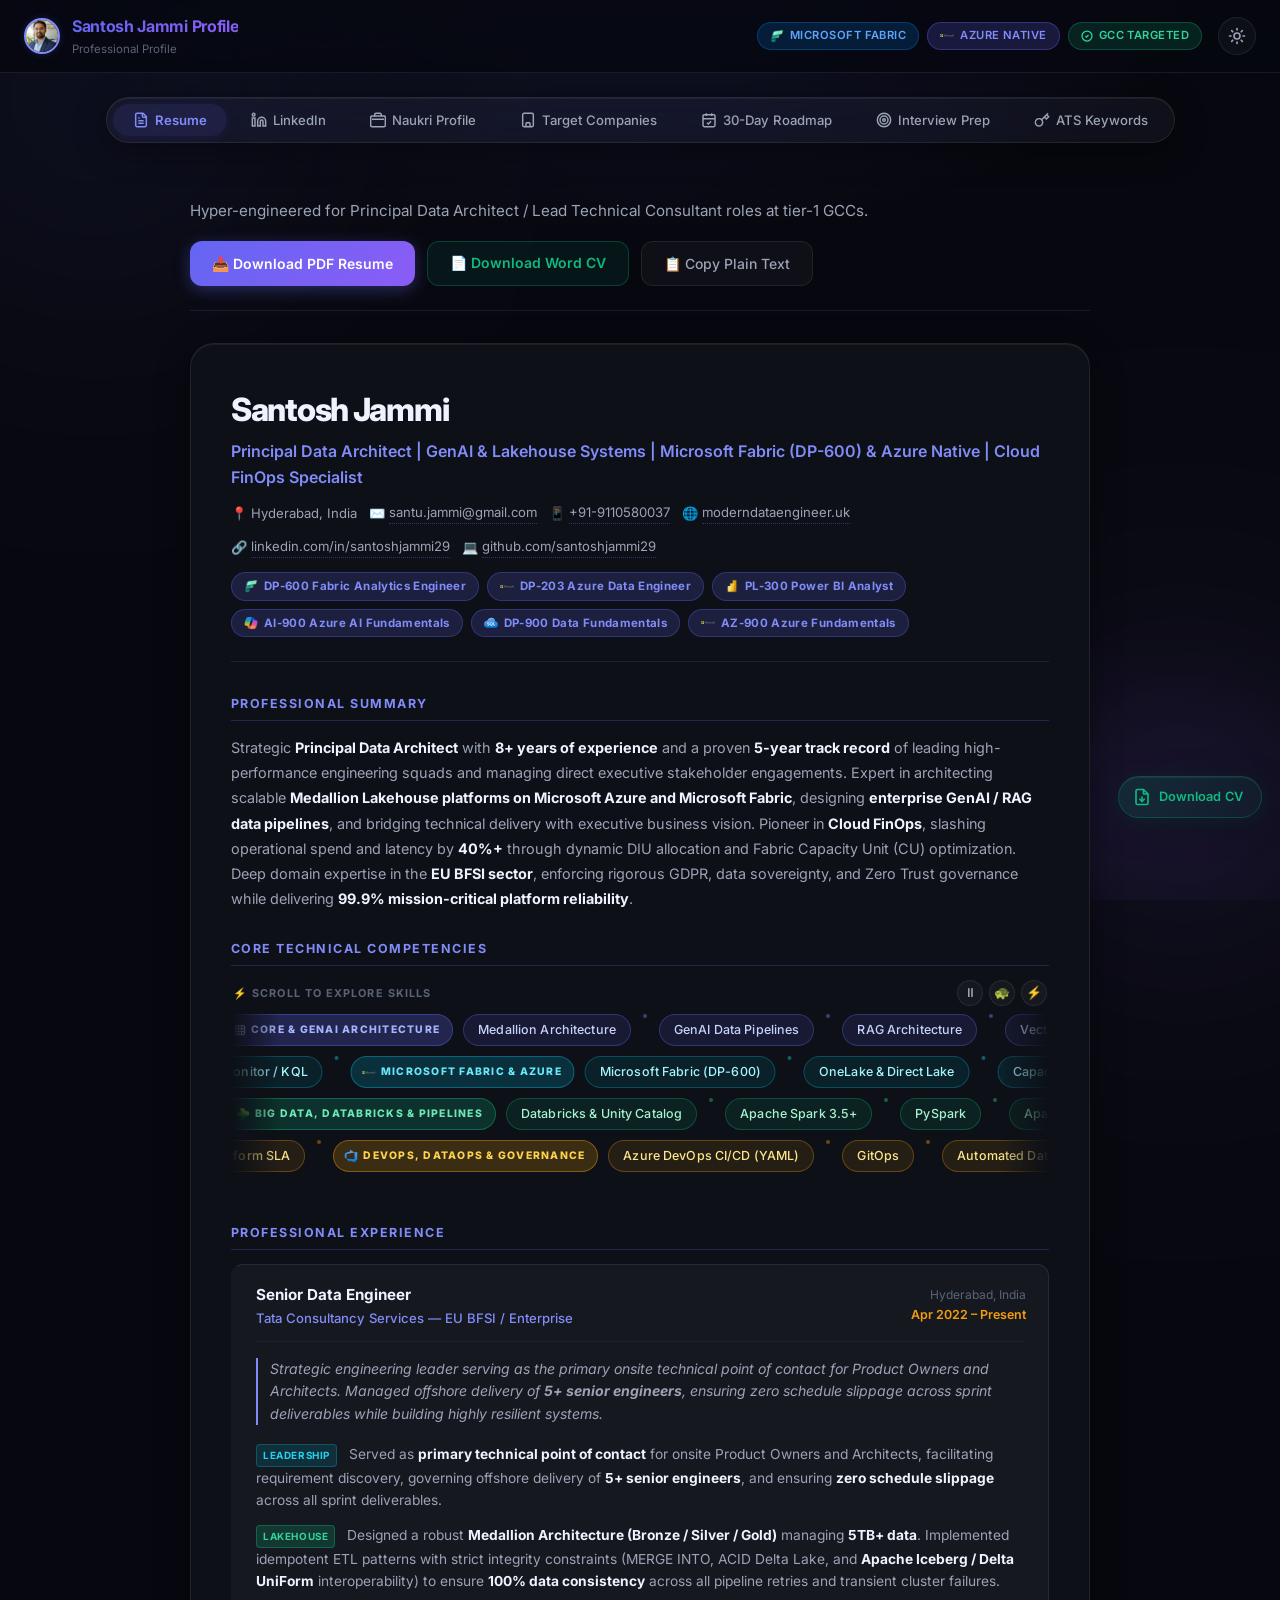
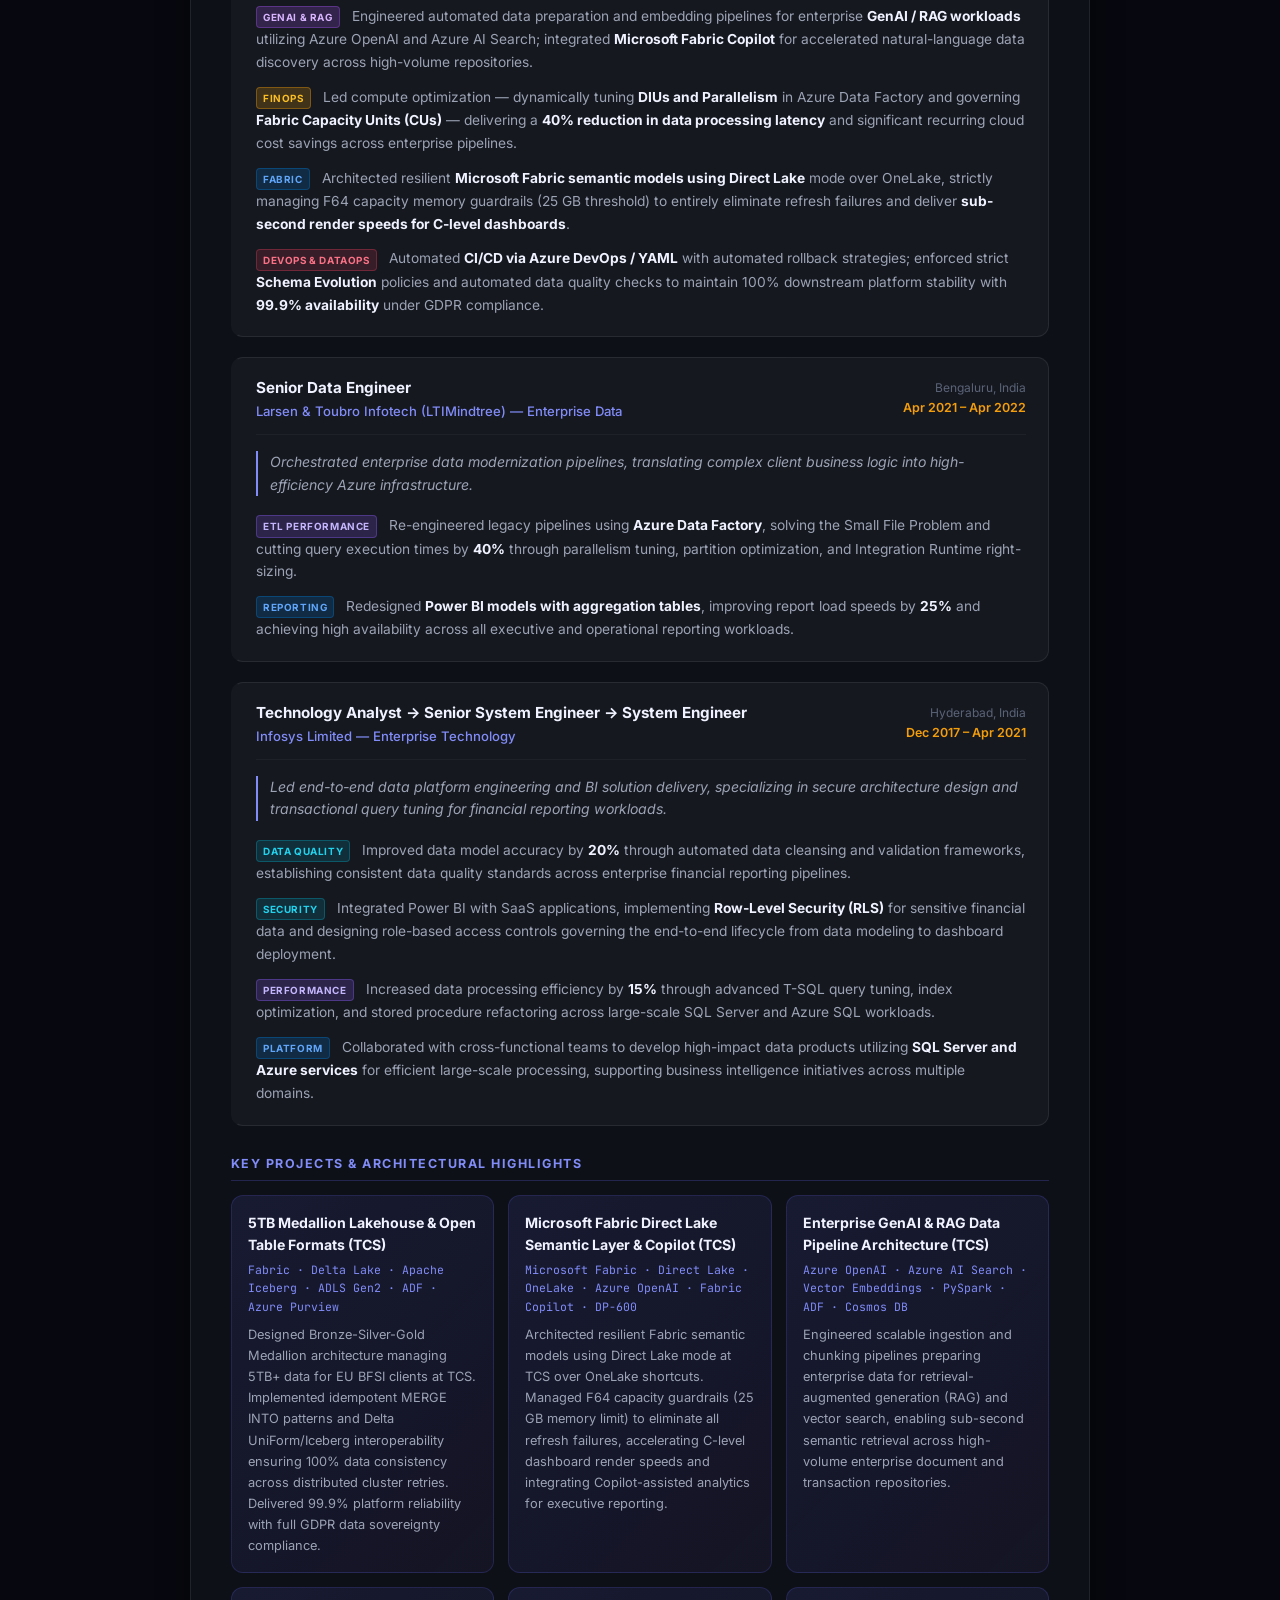
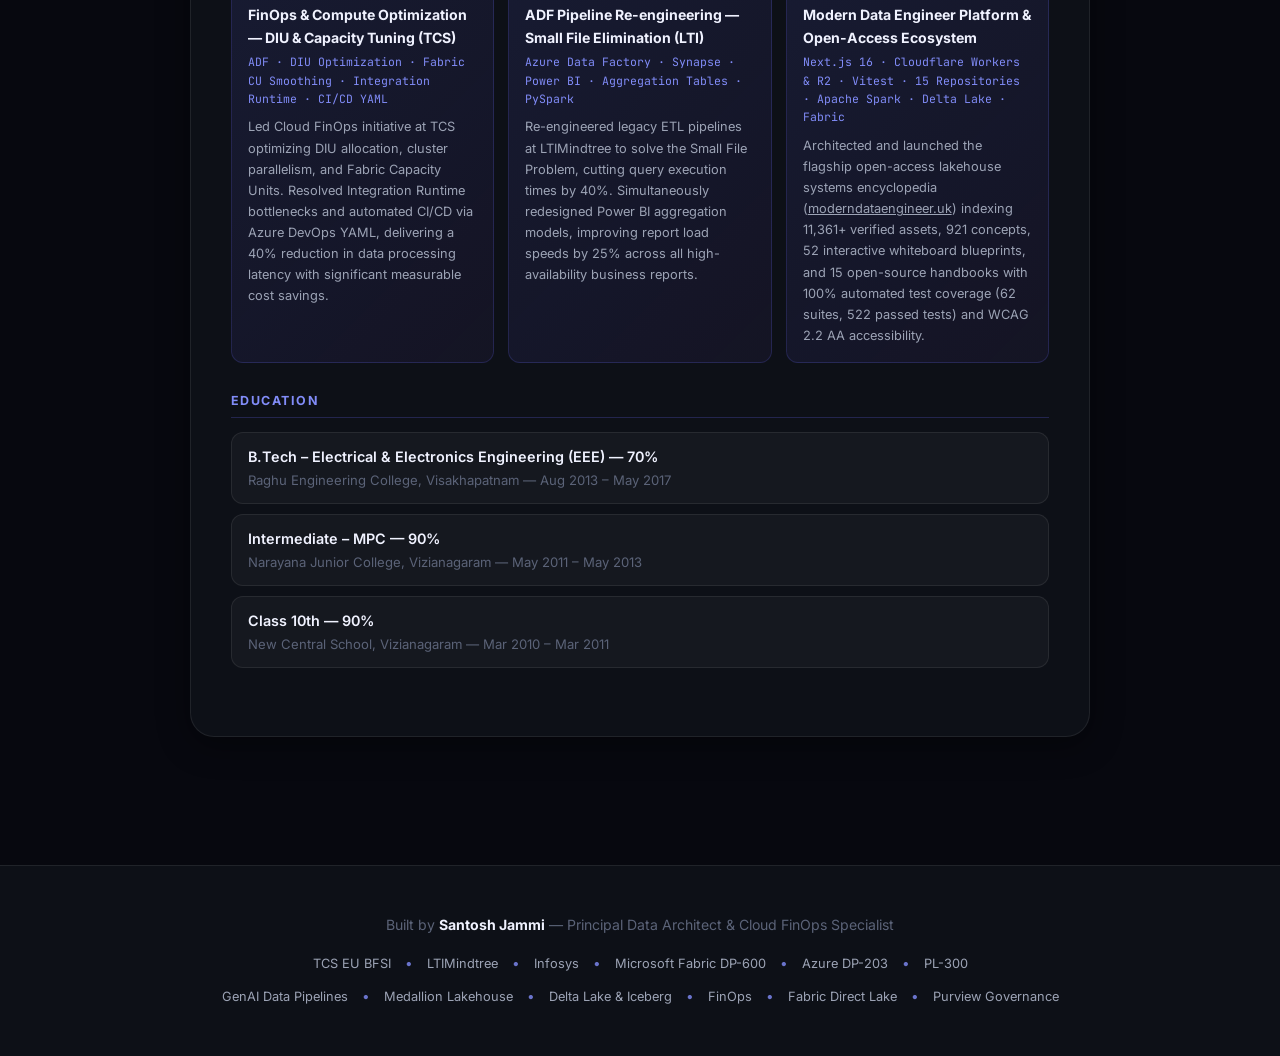
<file: index.html>
<!DOCTYPE html>
<html lang="en">
<head>
  <meta charset="UTF-8" />
  <meta name="viewport" content="width=device-width, initial-scale=1.0" />
  <meta id="meta-color-scheme" name="color-scheme" content="light dark" />
  <script>
    {
      const theme = localStorage.getItem("theme") || "dark";
      document.documentElement.setAttribute("data-theme", theme);
      document.getElementById("meta-color-scheme").content = theme;
    }
  </script>
  <title>☁️ Santosh Jammi Profile — Principal Data Architect</title>
  <meta name="description" content="Comprehensive career pivot toolkit for Principal Data Architect roles targeting GCC companies in Hyderabad & Bangalore. Includes resume, LinkedIn copy, interview prep, and 30-day roadmap." />
  <link rel="preconnect" href="https://fonts.googleapis.com" />
  <link rel="preconnect" href="https://fonts.gstatic.com" crossorigin />
  <link href="https://fonts.googleapis.com/css2?family=Inter:wght@300;400;500;600;700;800;900&family=JetBrains+Mono:wght@400;500;600&display=swap" rel="stylesheet" />
  <link rel="stylesheet" href="style.css" />
  <link rel="icon" type="image/png" href="images/icons/microsoft-fabric.png" />
</head>
<body>
  <!-- ── AMBIENT DECORATIVE GLOWS ───────────────────────────────── -->
  <div class="ambient-glow ambient-glow-1" aria-hidden="true"></div>
  <div class="ambient-glow ambient-glow-2" aria-hidden="true"></div>

  <!-- ── HEADER ─────────────────────────────────────────────────── -->
  <header class="site-header">
    <div class="header-inner">
      <div class="logo-group">
        <div class="logo-icon">
          <img src="images/profile-logo.jpg" alt="Santosh Jammi Logo" class="logo-img-profile" />
        </div>
        <div>
          <div class="logo-title">Santosh Jammi Profile</div>
          <div class="logo-sub">Professional Profile</div>
        </div>
      </div>
      <div class="header-actions">
        <div class="header-badges">
          <span class="badge badge-fabric">
            <img src="images/icons/microsoft-fabric.png" alt="" class="inline-badge-icon" />
            Microsoft Fabric
          </span>
          <span class="badge badge-azure">
            <img src="images/icons/microsoft.svg" alt="" class="inline-badge-icon" />
            Azure Native
          </span>
          <span class="badge badge-gcc">
            <svg class="inline-badge-icon" style="stroke: currentColor; fill: none; stroke-width: 2.5; display: inline-block; width: 12px; height: 12px; margin-right: 0;" viewBox="0 0 24 24">
              <circle cx="12" cy="12" r="10"/>
              <path d="m9 12 2 2 4-4"/>
            </svg>
            GCC Targeted
          </span>
        </div>
        <button id="theme-toggle" class="theme-toggle-btn" aria-label="Toggle light/dark mode" title="Toggle theme">
          <svg class="sun-icon" xmlns="http://www.w3.org/2000/svg" width="18" height="18" viewBox="0 0 24 24" fill="none" stroke="currentColor" stroke-width="2.2" stroke-linecap="round" stroke-linejoin="round"><circle cx="12" cy="12" r="4"/><path d="M12 2v2M12 20v2M4.93 4.93l1.41 1.41M17.66 17.66l1.41 1.41M2 12h2M20 12h2M6.34 17.66l-1.41 1.41M19.07 4.93l-1.41 1.41"/></svg>
          <svg class="moon-icon" xmlns="http://www.w3.org/2000/svg" width="18" height="18" viewBox="0 0 24 24" fill="none" stroke="currentColor" stroke-width="2.2" stroke-linecap="round" stroke-linejoin="round"><path d="M12 3a6 6 0 0 0 9 9 9 9 0 1 1-9-9Z"/></svg>
        </button>
      </div>
    </div>
  </header>

  <!-- ── NAV TABS ───────────────────────────────────────────────── -->
  <nav class="tab-nav" role="tablist" aria-label="Toolkit sections">
    <button class="tab-btn active" role="tab" aria-selected="true"  aria-controls="panel-resume"    id="tab-resume"    data-tab="resume">
      <span class="tab-icon">
        <svg viewBox="0 0 24 24"><path d="M15 2H6a2 2 0 0 0-2 2v16a2 2 0 0 0 2 2h12a2 2 0 0 0 2-2V7Z"/><path d="M14 2v4a2 2 0 0 0 2 2h4"/><path d="M10 9H8"/><path d="M16 13H8"/><path d="M16 17H8"/></svg>
      </span> Resume
    </button>
    <button class="tab-btn" role="tab" aria-selected="false" aria-controls="panel-linkedin"  id="tab-linkedin"  data-tab="linkedin">
      <span class="tab-icon">
        <svg viewBox="0 0 24 24"><path d="M16 8a6 6 0 0 1 6 6v7h-4v-7a2 2 0 0 0-2-2 2 2 0 0 0-2 2v7h-4v-7a6 6 0 0 1 6-6z"/><rect x="2" y="9" width="4" height="12"/><circle cx="4" cy="4" r="2"/></svg>
      </span> LinkedIn
    </button>
    <button class="tab-btn" role="tab" aria-selected="false" aria-controls="panel-naukri"    id="tab-naukri"    data-tab="naukri">
      <span class="tab-icon">
        <svg viewBox="0 0 24 24"><path d="M15 2H9a2 2 0 0 0-2 2v2H3a2 2 0 0 0-2 2v12a2 2 0 0 0 2 2h18a2 2 0 0 0 2-2V8a2 2 0 0 0-2-2h-4V4a2 2 0 0 0-2-2z"/><path d="M7 6h10"/><path d="M3 11h18"/></svg>
      </span> Naukri Profile
    </button>
    <button class="tab-btn" role="tab" aria-selected="false" aria-controls="panel-companies" id="tab-companies" data-tab="companies">
      <span class="tab-icon">
        <svg viewBox="0 0 24 24"><rect x="4" y="2" width="16" height="20" rx="2" ry="2"/><line x1="9" y1="22" x2="9" y2="16"/><line x1="15" y1="22" x2="15" y2="16"/><line x1="9" y1="16" x2="15" y2="16"/><path d="M8 6h.01M16 6h.01M8 10h.01M16 10h.01M12 6h.01M12 10h.01M8 14h.01M16 14h.01M12 14h.01"/></svg>
      </span> Target Companies
    </button>
    <button class="tab-btn" role="tab" aria-selected="false" aria-controls="panel-roadmap"   id="tab-roadmap"   data-tab="roadmap">
      <span class="tab-icon">
        <svg viewBox="0 0 24 24"><rect x="3" y="4" width="18" height="18" rx="2" ry="2"/><line x1="16" y1="2" x2="16" y2="6"/><line x1="8" y1="2" x2="8" y2="6"/><line x1="3" y1="10" x2="21" y2="10"/><path d="M9 16l2 2 4-4"/></svg>
      </span> 30-Day Roadmap
    </button>
    <button class="tab-btn" role="tab" aria-selected="false" aria-controls="panel-interview" id="tab-interview" data-tab="interview">
      <span class="tab-icon">
        <svg viewBox="0 0 24 24"><circle cx="12" cy="12" r="10"/><circle cx="12" cy="12" r="6"/><circle cx="12" cy="12" r="2"/></svg>
      </span> Interview Prep
    </button>
    <button class="tab-btn" role="tab" aria-selected="false" aria-controls="panel-ats"       id="tab-ats"       data-tab="ats">
      <span class="tab-icon">
        <svg viewBox="0 0 24 24"><path d="M21 2l-2 2m-7.61 7.61a5.5 5.5 0 1 1-7.778 7.778 5.5 5.5 0 0 1 7.777-7.777zm0 0L15.5 7.5m0 0l3 3L22 7l-3-3m-3.5 3.5L19 4"/></svg>
      </span> ATS Keywords
    </button>
  </nav>

  <!-- ── MAIN CONTENT ───────────────────────────────────────────── -->
  <main class="main-content">

    <!-- ═══════════════════════════════════════════ RESUME PANEL -->
    <section id="panel-resume" role="tabpanel" aria-labelledby="tab-resume" class="tab-panel active">
      <div class="resume-workspace">
        <div class="resume-left">
          <div class="panel-header">
            <p class="panel-sub">Hyper-engineered for Principal Data Architect / Lead Technical Consultant roles at tier-1 GCCs.</p>
            <div class="action-bar">
              <button class="btn-primary" onclick="window.print()">📥 Download PDF Resume</button>
              <a href="Santosh_Jammi_CV.docx" class="btn-secondary" download="Santosh_Jammi_CV.docx">📄 Download Word CV</a>
              <button class="btn-ghost" onclick="copyResume()">📋 Copy Plain Text</button>
            </div>
          </div>

      <div class="resume-doc" id="resume-content">
        <div class="resume-header-block">
          <h2 class="resume-name">Santosh Jammi</h2>
          <div class="resume-title-line">Principal Data Architect | GenAI &amp; Lakehouse Systems | Microsoft Fabric (DP-600) &amp; Azure Native | Cloud FinOps Specialist</div>
          <div class="resume-contacts">
            <span>📍 Hyderabad, India</span>
            <span>✉️ <a href="mailto:santu.jammi@gmail.com">santu.jammi@gmail.com</a></span>
            <span>📱 <a href="tel:+919110580037">+91-9110580037</a></span>
            <span>🌐 <a href="https://moderndataengineer.uk" target="_blank" rel="noopener noreferrer">moderndataengineer.uk</a></span>
            <span>🔗 <a href="https://linkedin.com/in/santoshjammi29" target="_blank" rel="noopener noreferrer">linkedin.com/in/santoshjammi29</a></span>
            <span>💻 <a href="https://github.com/santoshjammi29" target="_blank" rel="noopener noreferrer">github.com/santoshjammi29</a></span>
          </div>
          <div class="cert-strip">
            <span class="cert-badge">
              <img src="images/icons/microsoft-fabric.png" alt="" class="inline-badge-icon" />
              DP-600 Fabric Analytics Engineer
            </span>
            <span class="cert-badge">
              <img src="images/icons/microsoft.svg" alt="" class="inline-badge-icon" />
              DP-203 Azure Data Engineer
            </span>
            <span class="cert-badge">
              <img src="images/icons/power-bi.png" alt="" class="inline-badge-icon" />
              PL-300 Power BI Analyst
            </span>
            <span class="cert-badge">
              <img src="images/icons/microsoft-copilot.png" alt="" class="inline-badge-icon" />
              AI-900 Azure AI Fundamentals
            </span>
            <span class="cert-badge">
              <img src="images/icons/azure-sql.svg" alt="" class="inline-badge-icon" />
              DP-900 Data Fundamentals
            </span>
            <span class="cert-badge">
              <img src="images/icons/microsoft.svg" alt="" class="inline-badge-icon" />
              AZ-900 Azure Fundamentals
            </span>
          </div>
        </div>

        <div class="resume-section" id="rs-summary">
          <h3 class="section-heading">Professional Summary</h3>
          <p class="resume-summary">
            Strategic <strong>Principal Data Architect</strong> with <strong>8+ years of experience</strong> and a proven <strong>5-year track record</strong> of leading high-performance engineering squads and managing direct executive stakeholder engagements. Expert in architecting scalable <strong>Medallion Lakehouse platforms on Microsoft Azure and Microsoft Fabric</strong>, designing <strong>enterprise GenAI / RAG data pipelines</strong>, and bridging technical delivery with executive business vision. Pioneer in <strong>Cloud FinOps</strong>, slashing operational spend and latency by <strong>40%+</strong> through dynamic DIU allocation and Fabric Capacity Unit (CU) optimization. Deep domain expertise in the <strong>EU BFSI sector</strong>, enforcing rigorous GDPR, data sovereignty, and Zero Trust governance while delivering <strong>99.9% mission-critical platform reliability</strong>.
          </p>
        </div>

        <div class="resume-section" id="rs-skills">
          <h3 class="section-heading">Core Technical Competencies</h3>
          
          <!-- Print-Only static skills list (hidden on screen) -->
          <div class="print-skills-grid">
            <div class="print-skills-group">
              <strong>🏛️ Core &amp; GenAI Architecture:</strong> Medallion Architecture, GenAI Data Pipelines, RAG Architecture, Vector Search (Azure AI Search), Microsoft Fabric Copilot, Semantic Caching, Data Mesh, Zero-Copy Architecture, Cloud FinOps, Disaster Recovery (DR), Kimball Modeling, Data Vault 2.0, Star / Snowflake Schemas, SCDs
            </div>
            <div class="print-skills-group">
              <strong>☁️ Microsoft Fabric &amp; Azure:</strong> Microsoft Fabric (DP-600), OneLake &amp; Direct Lake Mode, Capacity Unit (CU) Optimization, F-SKU Capacity Planning, Azure Synapse Analytics, Azure Data Factory (ADF), ADLS Gen2, Azure Purview, Real-Time Intelligence, Azure OpenAI Integration, Azure SQL, Cosmos DB, Azure Monitor / KQL
            </div>
            <div class="print-skills-group">
              <strong>⚙️ Big Data, Databricks &amp; Pipelines:</strong> Databricks &amp; Unity Catalog, Apache Spark 3.5+, PySpark, Apache Iceberg, Delta Lake UniForm, Liquid Clustering, Z-Ordering, Spark Structured Streaming, Event Hubs &amp; Kafka, dbt Core &amp; dbt Mesh, Apache Airflow, ADF Mapping Data Flows, Idempotent Pipeline Design, SCD Type 2, ACID Delta Lake, MERGE INTO
            </div>
            <div class="print-skills-group">
              <strong>🔐 DevOps, DataOps &amp; Governance:</strong> Azure DevOps CI/CD (YAML), GitOps, Automated Data Observability, Great Expectations, Row/Column-Level Security (RLS/CLS), GDPR Compliance, Data Sovereignty, EU AI Act, Azure Key Vault, Service Principals, Entra ID (Azure AD), RBAC, Advanced T-SQL, KQL, ARM Templates, Schema Evolution, 99.9% Platform SLA
            </div>
          </div>

          <div class="ticker-outer">
            <div class="ticker-controls">
              <span class="ticker-section-label">⚡ Scroll to explore skills</span>
              <div class="ticker-nav-btns">
                <button class="ticker-nav-btn" id="ticker-pause" title="Pause / Resume" aria-label="Pause or resume ticker">⏸</button>
                <button class="ticker-nav-btn" id="ticker-slower" title="Slower" aria-label="Slow down">🐢</button>
                <button class="ticker-nav-btn" id="ticker-faster" title="Faster" aria-label="Speed up">⚡</button>
              </div>
            </div>
            <div class="skills-ticker-wrap" id="skills-ticker" aria-label="Core technical skills">

            <!-- Row 1 — Core & GenAI Architecture — Indigo -->
            <div class="ticker-row ticker-row-1" aria-hidden="true">
              <!-- first copy -->
              <span class="ticker-label">
                <svg viewBox="0 0 24 24" fill="none" stroke="currentColor" stroke-width="2.5" stroke-linecap="round" stroke-linejoin="round" style="width:12px;height:12px;"><rect x="3" y="3" width="18" height="18" rx="2"/><path d="M9 3v18M15 3v18M3 9h18M3 15h18"/></svg>
                Core &amp; GenAI Architecture
              </span>
              <span class="ticker-chip">Medallion Architecture</span><span class="ticker-sep"></span>
              <span class="ticker-chip">GenAI Data Pipelines</span><span class="ticker-sep"></span>
              <span class="ticker-chip">RAG Architecture</span><span class="ticker-sep"></span>
              <span class="ticker-chip">Vector Search</span><span class="ticker-sep"></span>
              <span class="ticker-chip">Microsoft Fabric Copilot</span><span class="ticker-sep"></span>
              <span class="ticker-chip">Semantic Caching</span><span class="ticker-sep"></span>
              <span class="ticker-chip">Data Mesh</span><span class="ticker-sep"></span>
              <span class="ticker-chip">Cloud FinOps</span><span class="ticker-sep"></span>
              <span class="ticker-chip">Disaster Recovery (DR)</span><span class="ticker-sep"></span>
              <span class="ticker-chip">Zero-Copy Architecture</span><span class="ticker-sep"></span>
              <span class="ticker-chip">Kimball Modeling</span><span class="ticker-sep"></span>
              <span class="ticker-chip">Data Vault 2.0</span><span class="ticker-sep"></span>
              <span class="ticker-chip">Star / Snowflake Schemas</span><span class="ticker-sep"></span>
              <span class="ticker-chip">SCDs</span><span class="ticker-sep"></span>
              <!-- duplicate for seamless loop -->
              <span class="ticker-label">
                <svg viewBox="0 0 24 24" fill="none" stroke="currentColor" stroke-width="2.5" stroke-linecap="round" stroke-linejoin="round" style="width:12px;height:12px;"><rect x="3" y="3" width="18" height="18" rx="2"/><path d="M9 3v18M15 3v18M3 9h18M3 15h18"/></svg>
                Core &amp; GenAI Architecture
              </span>
              <span class="ticker-chip">Medallion Architecture</span><span class="ticker-sep"></span>
              <span class="ticker-chip">GenAI Data Pipelines</span><span class="ticker-sep"></span>
              <span class="ticker-chip">RAG Architecture</span><span class="ticker-sep"></span>
              <span class="ticker-chip">Vector Search</span><span class="ticker-sep"></span>
              <span class="ticker-chip">Microsoft Fabric Copilot</span><span class="ticker-sep"></span>
              <span class="ticker-chip">Semantic Caching</span><span class="ticker-sep"></span>
              <span class="ticker-chip">Data Mesh</span><span class="ticker-sep"></span>
              <span class="ticker-chip">Cloud FinOps</span><span class="ticker-sep"></span>
              <span class="ticker-chip">Disaster Recovery (DR)</span><span class="ticker-sep"></span>
              <span class="ticker-chip">Zero-Copy Architecture</span><span class="ticker-sep"></span>
              <span class="ticker-chip">Kimball Modeling</span><span class="ticker-sep"></span>
              <span class="ticker-chip">Data Vault 2.0</span><span class="ticker-sep"></span>
              <span class="ticker-chip">Star / Snowflake Schemas</span><span class="ticker-sep"></span>
              <span class="ticker-chip">SCDs</span><span class="ticker-sep"></span>
            </div>

            <!-- Row 2 — Microsoft Fabric & Azure — Cyan (reverse) -->
            <div class="ticker-row ticker-row-2" aria-hidden="true">
              <span class="ticker-label">
                <img src="images/icons/microsoft.svg" alt="" />
                Microsoft Fabric &amp; Azure
              </span>
              <span class="ticker-chip">Microsoft Fabric (DP-600)</span><span class="ticker-sep"></span>
              <span class="ticker-chip">OneLake &amp; Direct Lake</span><span class="ticker-sep"></span>
              <span class="ticker-chip">Capacity Unit (CU) Optimization</span><span class="ticker-sep"></span>
              <span class="ticker-chip">F64 Capacity Planning</span><span class="ticker-sep"></span>
              <span class="ticker-chip">Azure Synapse Analytics</span><span class="ticker-sep"></span>
              <span class="ticker-chip">Azure Data Factory (ADF)</span><span class="ticker-sep"></span>
              <span class="ticker-chip">ADLS Gen2</span><span class="ticker-sep"></span>
              <span class="ticker-chip">Azure Purview Governance</span><span class="ticker-sep"></span>
              <span class="ticker-chip">Real-Time Intelligence</span><span class="ticker-sep"></span>
              <span class="ticker-chip">Azure OpenAI Service</span><span class="ticker-sep"></span>
              <span class="ticker-chip">Azure AI Search</span><span class="ticker-sep"></span>
              <span class="ticker-chip">Azure SQL &amp; Cosmos DB</span><span class="ticker-sep"></span>
              <span class="ticker-chip">Azure Monitor / KQL</span><span class="ticker-sep"></span>
              <!-- duplicate -->
              <span class="ticker-label">
                <img src="images/icons/microsoft.svg" alt="" />
                Microsoft Fabric &amp; Azure
              </span>
              <span class="ticker-chip">Microsoft Fabric (DP-600)</span><span class="ticker-sep"></span>
              <span class="ticker-chip">OneLake &amp; Direct Lake</span><span class="ticker-sep"></span>
              <span class="ticker-chip">Capacity Unit (CU) Optimization</span><span class="ticker-sep"></span>
              <span class="ticker-chip">F64 Capacity Planning</span><span class="ticker-sep"></span>
              <span class="ticker-chip">Azure Synapse Analytics</span><span class="ticker-sep"></span>
              <span class="ticker-chip">Azure Data Factory (ADF)</span><span class="ticker-sep"></span>
              <span class="ticker-chip">ADLS Gen2</span><span class="ticker-sep"></span>
              <span class="ticker-chip">Azure Purview Governance</span><span class="ticker-sep"></span>
              <span class="ticker-chip">Real-Time Intelligence</span><span class="ticker-sep"></span>
              <span class="ticker-chip">Azure OpenAI Service</span><span class="ticker-sep"></span>
              <span class="ticker-chip">Azure AI Search</span><span class="ticker-sep"></span>
              <span class="ticker-chip">Azure SQL &amp; Cosmos DB</span><span class="ticker-sep"></span>
              <span class="ticker-chip">Azure Monitor / KQL</span><span class="ticker-sep"></span>
            </div>

            <!-- Row 3 — Big Data, Databricks & Pipelines — Emerald -->
            <div class="ticker-row ticker-row-3" aria-hidden="true">
              <span class="ticker-label">
                <img src="images/icons/azure-data-factory.png" alt="" />
                Big Data, Databricks &amp; Pipelines
              </span>
              <span class="ticker-chip">Databricks &amp; Unity Catalog</span><span class="ticker-sep"></span>
              <span class="ticker-chip">Apache Spark 3.5+</span><span class="ticker-sep"></span>
              <span class="ticker-chip">PySpark</span><span class="ticker-sep"></span>
              <span class="ticker-chip">Apache Iceberg</span><span class="ticker-sep"></span>
              <span class="ticker-chip">Delta Lake UniForm</span><span class="ticker-sep"></span>
              <span class="ticker-chip">Liquid Clustering</span><span class="ticker-sep"></span>
              <span class="ticker-chip">Z-Ordering</span><span class="ticker-sep"></span>
              <span class="ticker-chip">Spark Structured Streaming</span><span class="ticker-sep"></span>
              <span class="ticker-chip">Event Hubs &amp; Kafka</span><span class="ticker-sep"></span>
              <span class="ticker-chip">dbt Core &amp; dbt Mesh</span><span class="ticker-sep"></span>
              <span class="ticker-chip">Apache Airflow</span><span class="ticker-sep"></span>
              <span class="ticker-chip">ADF Mapping Data Flows</span><span class="ticker-sep"></span>
              <span class="ticker-chip">Idempotent Pipeline Design</span><span class="ticker-sep"></span>
              <span class="ticker-chip">SCD Type 2 &amp; MERGE INTO</span><span class="ticker-sep"></span>
              <span class="ticker-chip">Delta Time Travel</span><span class="ticker-sep"></span>
              <!-- duplicate -->
              <span class="ticker-label">
                <img src="images/icons/azure-data-factory.png" alt="" />
                Big Data, Databricks &amp; Pipelines
              </span>
              <span class="ticker-chip">Databricks &amp; Unity Catalog</span><span class="ticker-sep"></span>
              <span class="ticker-chip">Apache Spark 3.5+</span><span class="ticker-sep"></span>
              <span class="ticker-chip">PySpark</span><span class="ticker-sep"></span>
              <span class="ticker-chip">Apache Iceberg</span><span class="ticker-sep"></span>
              <span class="ticker-chip">Delta Lake UniForm</span><span class="ticker-sep"></span>
              <span class="ticker-chip">Liquid Clustering</span><span class="ticker-sep"></span>
              <span class="ticker-chip">Z-Ordering</span><span class="ticker-sep"></span>
              <span class="ticker-chip">Spark Structured Streaming</span><span class="ticker-sep"></span>
              <span class="ticker-chip">Event Hubs &amp; Kafka</span><span class="ticker-sep"></span>
              <span class="ticker-chip">dbt Core &amp; dbt Mesh</span><span class="ticker-sep"></span>
              <span class="ticker-chip">Apache Airflow</span><span class="ticker-sep"></span>
              <span class="ticker-chip">ADF Mapping Data Flows</span><span class="ticker-sep"></span>
              <span class="ticker-chip">Idempotent Pipeline Design</span><span class="ticker-sep"></span>
              <span class="ticker-chip">SCD Type 2 &amp; MERGE INTO</span><span class="ticker-sep"></span>
              <span class="ticker-chip">Delta Time Travel</span><span class="ticker-sep"></span>
            </div>

            <!-- Row 4 — DevOps, DataOps & Governance — Amber (reverse) -->
            <div class="ticker-row ticker-row-4" aria-hidden="true">
              <span class="ticker-label">
                <img src="images/icons/azure-devops.svg" alt="" />
                DevOps, DataOps &amp; Governance
              </span>
              <span class="ticker-chip">Azure DevOps CI/CD (YAML)</span><span class="ticker-sep"></span>
              <span class="ticker-chip">GitOps</span><span class="ticker-sep"></span>
              <span class="ticker-chip">Automated Data Observability</span><span class="ticker-sep"></span>
              <span class="ticker-chip">Great Expectations</span><span class="ticker-sep"></span>
              <span class="ticker-chip">Row-Level Security (RLS)</span><span class="ticker-sep"></span>
              <span class="ticker-chip">GDPR Compliance</span><span class="ticker-sep"></span>
              <span class="ticker-chip">Data Sovereignty</span><span class="ticker-sep"></span>
              <span class="ticker-chip">EU AI Act</span><span class="ticker-sep"></span>
              <span class="ticker-chip">Azure Key Vault</span><span class="ticker-sep"></span>
              <span class="ticker-chip">Entra ID (Azure AD)</span><span class="ticker-sep"></span>
              <span class="ticker-chip">RBAC</span><span class="ticker-sep"></span>
              <span class="ticker-chip">Advanced T-SQL</span><span class="ticker-sep"></span>
              <span class="ticker-chip">KQL</span><span class="ticker-sep"></span>
              <span class="ticker-chip">ARM Templates</span><span class="ticker-sep"></span>
              <span class="ticker-chip">Schema Evolution</span><span class="ticker-sep"></span>
              <span class="ticker-chip">99.9% Platform SLA</span><span class="ticker-sep"></span>
              <!-- duplicate -->
              <span class="ticker-label">
                <img src="images/icons/azure-devops.svg" alt="" />
                DevOps, DataOps &amp; Governance
              </span>
              <span class="ticker-chip">Azure DevOps CI/CD (YAML)</span><span class="ticker-sep"></span>
              <span class="ticker-chip">GitOps</span><span class="ticker-sep"></span>
              <span class="ticker-chip">Automated Data Observability</span><span class="ticker-sep"></span>
              <span class="ticker-chip">Great Expectations</span><span class="ticker-sep"></span>
              <span class="ticker-chip">Row-Level Security (RLS)</span><span class="ticker-sep"></span>
              <span class="ticker-chip">GDPR Compliance</span><span class="ticker-sep"></span>
              <span class="ticker-chip">Data Sovereignty</span><span class="ticker-sep"></span>
              <span class="ticker-chip">EU AI Act</span><span class="ticker-sep"></span>
              <span class="ticker-chip">Azure Key Vault</span><span class="ticker-sep"></span>
              <span class="ticker-chip">Entra ID (Azure AD)</span><span class="ticker-sep"></span>
              <span class="ticker-chip">RBAC</span><span class="ticker-sep"></span>
              <span class="ticker-chip">Advanced T-SQL</span><span class="ticker-sep"></span>
              <span class="ticker-chip">KQL</span><span class="ticker-sep"></span>
              <span class="ticker-chip">ARM Templates</span><span class="ticker-sep"></span>
              <span class="ticker-chip">Schema Evolution</span><span class="ticker-sep"></span>
              <span class="ticker-chip">99.9% Platform SLA</span><span class="ticker-sep"></span>
            </div><!-- /.ticker-row-4 -->

          </div><!-- /.skills-ticker-wrap -->
          <div class="ticker-drag-hint">☝️ Hover to pause · Drag row to scroll · Use ⏸ ⚡ 🐢 above to control speed</div>
          </div><!-- /.ticker-outer -->
        </div><!-- /#rs-skills -->

        <!-- Floating section navigator (appears on hover over resume-doc) -->
        <nav class="resume-nav" aria-label="Jump to resume section">
          <button class="nav-dot active" data-target="rs-summary"   data-label="Summary"></button>
          <button class="nav-dot"        data-target="rs-skills"    data-label="Skills"></button>
          <button class="nav-dot"        data-target="rs-experience" data-label="Experience"></button>
          <button class="nav-dot"        data-target="rs-projects"  data-label="Projects"></button>
          <button class="nav-dot"        data-target="rs-education" data-label="Education"></button>
        </nav>

        <div class="resume-section" id="rs-experience">
          <h3 class="section-heading">Professional Experience</h3>

          <div class="job-block">
            <div class="job-header">
              <div class="job-info">
                <div class="job-title">Senior Data Engineer</div>
                <div class="job-company">Tata Consultancy Services — EU BFSI / Enterprise</div>
              </div>
              <div class="job-meta">
                <span class="job-location">Hyderabad, India</span>
                <span class="job-dates">Apr 2022 – Present</span>
              </div>
            </div>
            <div class="job-description">
              <p class="job-overview">
                Strategic engineering leader serving as the primary onsite technical point of contact for Product Owners and Architects. Managed offshore delivery of <strong>5+ senior engineers</strong>, ensuring zero schedule slippage across sprint deliverables while building highly resilient systems.
              </p>
              <p class="job-para">
                <span class="para-tag tag-governance">Leadership</span>
                Served as <strong>primary technical point of contact</strong> for onsite Product Owners and Architects, facilitating requirement discovery, governing offshore delivery of <strong>5+ senior engineers</strong>, and ensuring <strong>zero schedule slippage</strong> across all sprint deliverables.
              </p>
              <p class="job-para">
                <span class="para-tag tag-delta">Lakehouse</span>
                Designed a robust <strong>Medallion Architecture (Bronze / Silver / Gold)</strong> managing <strong>5TB+ data</strong>. Implemented idempotent ETL patterns with strict integrity constraints (MERGE INTO, ACID Delta Lake, and <strong>Apache Iceberg / Delta UniForm</strong> interoperability) to ensure <strong>100% data consistency</strong> across all pipeline retries and transient cluster failures.
              </p>
              <p class="job-para">
                <span class="para-tag tag-ai">GenAI &amp; RAG</span>
                Engineered automated data preparation and embedding pipelines for enterprise <strong>GenAI / RAG workloads</strong> utilizing Azure OpenAI and Azure AI Search; integrated <strong>Microsoft Fabric Copilot</strong> for accelerated natural-language data discovery across high-volume repositories.
              </p>
              <p class="job-para">
                <span class="para-tag tag-finops">FinOps</span>
                Led compute optimization — dynamically tuning <strong>DIUs and Parallelism</strong> in Azure Data Factory and governing <strong>Fabric Capacity Units (CUs)</strong> — delivering a <strong>40% reduction in data processing latency</strong> and significant recurring cloud cost savings across enterprise pipelines.
              </p>
              <p class="job-para">
                <span class="para-tag tag-fabric">Fabric</span>
                Architected resilient <strong>Microsoft Fabric semantic models using Direct Lake</strong> mode over OneLake, strictly managing F64 capacity memory guardrails (25 GB threshold) to entirely eliminate refresh failures and deliver <strong>sub-second render speeds for C-level dashboards</strong>.
              </p>
              <p class="job-para">
                <span class="para-tag tag-devops">DevOps &amp; DataOps</span>
                Automated <strong>CI/CD via Azure DevOps / YAML</strong> with automated rollback strategies; enforced strict <strong>Schema Evolution</strong> policies and automated data quality checks to maintain 100% downstream platform stability with <strong>99.9% availability</strong> under GDPR compliance.
              </p>
            </div>
          </div>

          <div class="job-block">
            <div class="job-header">
              <div class="job-info">
                <div class="job-title">Senior Data Engineer</div>
                <div class="job-company">Larsen &amp; Toubro Infotech (LTIMindtree) — Enterprise Data</div>
              </div>
              <div class="job-meta">
                <span class="job-location">Bengaluru, India</span>
                <span class="job-dates">Apr 2021 – Apr 2022</span>
              </div>
            </div>
            <div class="job-description">
              <p class="job-overview">
                Orchestrated enterprise data modernization pipelines, translating complex client business logic into high-efficiency Azure infrastructure.
              </p>
              <p class="job-para">
                <span class="para-tag tag-perf">ETL Performance</span>
                Re-engineered legacy pipelines using <strong>Azure Data Factory</strong>, solving the Small File Problem and cutting query execution times by <strong>40%</strong> through parallelism tuning, partition optimization, and Integration Runtime right-sizing.
              </p>
              <p class="job-para">
                <span class="para-tag tag-fabric">Reporting</span>
                Redesigned <strong>Power BI models with aggregation tables</strong>, improving report load speeds by <strong>25%</strong> and achieving high availability across all executive and operational reporting workloads.
              </p>
            </div>
          </div>

          <div class="job-block">
            <div class="job-header">
              <div class="job-info">
                <div class="job-title">Technology Analyst → Senior System Engineer → System Engineer</div>
                <div class="job-company">Infosys Limited — Enterprise Technology</div>
              </div>
              <div class="job-meta">
                <span class="job-location">Hyderabad, India</span>
                <span class="job-dates">Dec 2017 – Apr 2021</span>
              </div>
            </div>
            <div class="job-description">
              <p class="job-overview">
                Led end-to-end data platform engineering and BI solution delivery, specializing in secure architecture design and transactional query tuning for financial reporting workloads.
              </p>
              <p class="job-para">
                <span class="para-tag tag-governance">Data Quality</span>
                Improved data model accuracy by <strong>20%</strong> through automated data cleansing and validation frameworks, establishing consistent data quality standards across enterprise financial reporting pipelines.
              </p>
              <p class="job-para">
                <span class="para-tag tag-governance">Security</span>
                Integrated Power BI with SaaS applications, implementing <strong>Row-Level Security (RLS)</strong> for sensitive financial data and designing role-based access controls governing the end-to-end lifecycle from data modeling to dashboard deployment.
              </p>
              <p class="job-para">
                <span class="para-tag tag-perf">Performance</span>
                Increased data processing efficiency by <strong>15%</strong> through advanced T-SQL query tuning, index optimization, and stored procedure refactoring across large-scale SQL Server and Azure SQL workloads.
              </p>
              <p class="job-para">
                <span class="para-tag tag-fabric">Platform</span>
                Collaborated with cross-functional teams to develop high-impact data products utilizing <strong>SQL Server and Azure services</strong> for efficient large-scale processing, supporting business intelligence initiatives across multiple domains.
              </p>
            </div>
          </div>
        </div>

        <div class="resume-section" id="rs-projects">
          <h3 class="section-heading">Key Projects & Architectural Highlights</h3>
          <div class="projects-grid">
            <div class="project-card">
              <div class="project-title">5TB Medallion Lakehouse &amp; Open Table Formats (TCS)</div>
              <div class="project-tech">Fabric · Delta Lake · Apache Iceberg · ADLS Gen2 · ADF · Azure Purview</div>
              <div class="project-desc">Designed Bronze-Silver-Gold Medallion architecture managing 5TB+ data for EU BFSI clients at TCS. Implemented idempotent MERGE INTO patterns and Delta UniForm/Iceberg interoperability ensuring 100% data consistency across distributed cluster retries. Delivered 99.9% platform reliability with full GDPR data sovereignty compliance.</div>
            </div>
            <div class="project-card">
              <div class="project-title">Microsoft Fabric Direct Lake Semantic Layer &amp; Copilot (TCS)</div>
              <div class="project-tech">Microsoft Fabric · Direct Lake · OneLake · Azure OpenAI · Fabric Copilot · DP-600</div>
              <div class="project-desc">Architected resilient Fabric semantic models using Direct Lake mode at TCS over OneLake shortcuts. Managed F64 capacity guardrails (25 GB memory limit) to eliminate all refresh failures, accelerating C-level dashboard render speeds and integrating Copilot-assisted analytics for executive reporting.</div>
            </div>
            <div class="project-card">
              <div class="project-title">Enterprise GenAI &amp; RAG Data Pipeline Architecture (TCS)</div>
              <div class="project-tech">Azure OpenAI · Azure AI Search · Vector Embeddings · PySpark · ADF · Cosmos DB</div>
              <div class="project-desc">Engineered scalable ingestion and chunking pipelines preparing enterprise data for retrieval-augmented generation (RAG) and vector search, enabling sub-second semantic retrieval across high-volume enterprise document and transaction repositories.</div>
            </div>
            <div class="project-card">
              <div class="project-title">FinOps &amp; Compute Optimization — DIU &amp; Capacity Tuning (TCS)</div>
              <div class="project-tech">ADF · DIU Optimization · Fabric CU Smoothing · Integration Runtime · CI/CD YAML</div>
              <div class="project-desc">Led Cloud FinOps initiative at TCS optimizing DIU allocation, cluster parallelism, and Fabric Capacity Units. Resolved Integration Runtime bottlenecks and automated CI/CD via Azure DevOps YAML, delivering a 40% reduction in data processing latency with significant measurable cost savings.</div>
            </div>
            <div class="project-card">
              <div class="project-title">ADF Pipeline Re-engineering — Small File Elimination (LTI)</div>
              <div class="project-tech">Azure Data Factory · Synapse · Power BI · Aggregation Tables · PySpark</div>
              <div class="project-desc">Re-engineered legacy ETL pipelines at LTIMindtree to solve the Small File Problem, cutting query execution times by 40%. Simultaneously redesigned Power BI aggregation models, improving report load speeds by 25% across all high-availability business reports.</div>
            </div>
            <div class="project-card">
              <div class="project-title">Modern Data Engineer Platform &amp; Open-Access Ecosystem</div>
              <div class="project-tech">Next.js 16 · Cloudflare Workers &amp; R2 · Vitest · 15 Repositories · Apache Spark · Delta Lake · Fabric</div>
              <div class="project-desc">Architected and launched the flagship open-access lakehouse systems encyclopedia (<a href="https://moderndataengineer.uk" target="_blank" rel="noopener noreferrer" style="color:var(--primary); text-decoration:underline;">moderndataengineer.uk</a>) indexing 11,361+ verified assets, 921 concepts, 52 interactive whiteboard blueprints, and 15 open-source handbooks with 100% automated test coverage (62 suites, 522 passed tests) and WCAG 2.2 AA accessibility.</div>
            </div>
          </div>
        </div>

        <div class="resume-section" id="rs-education">
          <h3 class="section-heading">Education</h3>
          <div class="edu-block">
            <div class="edu-title">B.Tech – Electrical &amp; Electronics Engineering (EEE) — 70%</div>
            <div class="edu-school">Raghu Engineering College, Visakhapatnam — Aug 2013 – May 2017</div>
          </div>
          <div class="edu-block" style="margin-top:10px">
            <div class="edu-title">Intermediate – MPC — 90%</div>
            <div class="edu-school">Narayana Junior College, Vizianagaram — May 2011 – May 2013</div>
          </div>
          <div class="edu-block" style="margin-top:10px">
            <div class="edu-title">Class 10th — 90%</div>
            <div class="edu-school">New Central School, Vizianagaram — Mar 2010 – Mar 2011</div>
          </div>
        </div>
      </div><!-- /.resume-left -->

    </div><!-- /.resume-workspace -->
  </section>

    <!-- ═══════════════════════════════════════════ LINKEDIN PANEL -->
    <section id="panel-linkedin" role="tabpanel" aria-labelledby="tab-linkedin" class="tab-panel" hidden>
      <div class="panel-header">
        <h1>LinkedIn Optimization Kit</h1>
        <p class="panel-sub">Ready-to-paste headline options, About section, and 3 deep-technical authority posts. Click any section to copy it.</p>
      </div>

      <!-- Headlines -->
      <div class="li-section">
        <h2 class="li-section-title">🏷️ Headline Options</h2>
        <div class="headline-cards">
          <div class="headline-card recommended" onclick="copyText(this)" data-copy="Principal Data Architect | GenAI &amp; Lakehouse Systems | Microsoft Fabric (DP-600) &amp; Azure Native | Cloud FinOps Specialist | Designing 5TB+ Resilient Medallion Lakehouses for Global Enterprises">
            <div class="card-label">⭐ Recommended — 216 chars</div>
            <div class="headline-text">Principal Data Architect | GenAI &amp; Lakehouse Systems | Microsoft Fabric (DP-600) &amp; Azure Native | Cloud FinOps Specialist | Designing 5TB+ Resilient Medallion Lakehouses for Global Enterprises</div>
            <div class="card-why">Best blend: seniority + technology keywords + quantifiable scale + certifications. Signals immediate readiness for enterprise roles.</div>
            <div class="copy-hint">Click to copy</div>
          </div>
          <div class="headline-card" onclick="copyText(this)" data-copy="Principal Data Architect &amp; Lead Consultant | Microsoft Fabric, Azure &amp; Databricks Unity Catalog | Enterprise GenAI / RAG Data Pipelines, Delta Lake &amp; FinOps | Open to Global Roles">
            <div class="card-label">Option B — 214 chars</div>
            <div class="headline-text">Principal Data Architect &amp; Lead Consultant | Microsoft Fabric, Azure &amp; Databricks Unity Catalog | Enterprise GenAI / RAG Data Pipelines, Delta Lake &amp; FinOps | Open to Global Roles</div>
            <div class="card-why">Targets hybrid ADF + Databricks + Fabric recruiters. Explicitly states global availability.</div>
            <div class="copy-hint">Click to copy</div>
          </div>
          <div class="headline-card" onclick="copyText(this)" data-copy="Senior Enterprise Data Architect | Microsoft Fabric (DP-600) &amp; Azure Native | AI-Ready Medallion Lakehouses, Direct Lake, Apache Iceberg &amp; EU BFSI Data Governance">
            <div class="card-label">Option C — 206 chars</div>
            <div class="headline-text">Senior Enterprise Data Architect | Microsoft Fabric (DP-600) &amp; Azure Native | AI-Ready Medallion Lakehouses, Direct Lake, Apache Iceberg &amp; EU BFSI Data Governance</div>
            <div class="card-why">Appeals directly to banking & healthcare. Highlights governance, DP-600 cert, and EU BFSI compliance expertise.</div>
            <div class="copy-hint">Click to copy</div>
          </div>
        </div>
      </div>

      <!-- About Section -->
      <div class="li-section">
        <h2 class="li-section-title">📝 About Section</h2>
        <div class="copyable-block" id="about-block" onclick="copyBlock('about-block')">
          <div class="copy-overlay">Click to copy</div>
          <p>As a Principal Data Architect and Strategic Technical Lead with over 8 years of dedicated experience in the Microsoft Azure and Microsoft Fabric ecosystem, my focus is designing planetary-scale Lakehouse architectures and AI-ready data foundations that bridge complex business vision with high-performance technical delivery.</p>
          <br/>
          <p>Holding advanced certifications across the Azure stack (DP-600 Fabric Analytics Engineer, DP-203 Azure Data Engineer, and PL-300 Power BI), I specialize in modernizing legacy data platforms into highly resilient Medallion Lakehouses (Bronze / Silver / Gold). My recent architectural initiatives center on Microsoft Fabric — leveraging OneLake shortcuts, Direct Lake semantic modeling, and integrating enterprise GenAI / RAG data preparation pipelines using Azure OpenAI and Azure AI Search to eliminate data silos and accelerate executive decision intelligence.</p>
          <br/>
          <p>Furthermore, I bring a rigorous engineering mindset to Cloud FinOps, consistently reducing operational expenditures by 40%+ through dynamic Data Integration Unit (DIU) tuning, cluster parallelism optimization, and Fabric Capacity Unit (CU) guardrail management. Having successfully managed 5TB+ data ecosystems within strictly regulated EU BFSI environments, I am deeply versed in enforcing GDPR data sovereignty and Zero Trust security architectures.</p>
          <br/>
          <p>I am currently open to global Principal Architect roles, enterprise technical consulting, and leadership engagements where I can guide high-performing engineering squads and drive enterprise-wide data transformations.</p>
          <br/>
          <p>🔑 <strong>Core Focus:</strong> Microsoft Fabric | OneLake | Direct Lake | Delta Lake | Apache Iceberg | GenAI Data Pipelines | RAG Architecture | Cloud FinOps | Medallion Lakehouse | Databricks Unity Catalog | GDPR | Data Governance</p>
        </div>
      </div>

      <!-- Posts -->
      <div class="li-section">
        <h2 class="li-section-title">📢 Authority Post Series</h2>

        <div class="post-card">
          <div class="post-meta">
            <span class="post-number">Post A</span>
            <span class="post-topic">Direct Lake Mode vs. Import vs. DirectQuery</span>
            <button class="btn-copy-post" onclick="copyBlock('post-a')">Copy Post</button>
          </div>
          <div class="copyable-block" id="post-a">
            <div class="copy-overlay">Click to copy</div>
            <p>🚨 <strong>Your Power BI dashboard is lying to you — and it's costing your company thousands per month.</strong></p>
            <br/>
            <p>Here's a pattern I see repeatedly in Microsoft Fabric migrations:</p>
            <p>Teams celebrate moving to Fabric, but the dashboards still feel slow. Here's why: they've silently fallen into <strong>DirectQuery Fallback</strong> — and they don't even know it.</p>
            <br/>
            <p><strong>A quick architecture breakdown:</strong></p>
            <p>🔴 Import Mode → Fast queries, but data is duplicated and always stale by hours</p>
            <p>🟡 DirectQuery → Always fresh, but every click translates to an expensive SQL round-trip against the MPP engine</p>
            <p>🟢 Direct Lake → The breakthrough: loads Delta Parquet files DIRECTLY from OneLake into the Analysis Services memory. No duplication. Near-real-time freshness. Lightning speed.</p>
            <br/>
            <p><strong>But here's the architectural trap nobody talks about:</strong></p>
            <p>An F64 Fabric SKU has a hard memory ceiling of 25 GB and a 1.5 billion row limit per table.</p>
            <p>When your semantic model exceeds this threshold, Fabric tries to page data in and out of OneLake. When that fails, it silently falls back to DirectQuery — bypassing the entire in-memory advantage and hammering the SQL Analytics Endpoint.</p>
            <p>Result? 45-second dashboard renders. Capacity spikes. Unhappy stakeholders.</p>
            <br/>
            <p><strong>The fix (from an architecture level):</strong></p>
            <p>✅ Remove high-cardinality columns (transaction IDs, GUIDs) from the semantic model entirely</p>
            <p>✅ Aggressively partition Delta tables to minimize per-query memory footprint</p>
            <p>✅ Compact small Parquet files regularly using OPTIMIZE + VACUUM</p>
            <p>✅ Temporarily disable DirectQuery fallback during testing to expose breaking queries explicitly</p>
            <br/>
            <p>The 25 GB guardrail is not a bug. It's a design constraint that rewards architecturally disciplined data engineers.</p>
            <br/>
            <p>Are you managing Fabric capacity limits in your organization? What's your optimization strategy?</p>
            <br/>
            <p>#MicrosoftFabric #DataArchitecture #DirectLake #PowerBI #CloudFinOps #DataEngineering #OneLake #AzureData</p>
          </div>
        </div>

        <div class="post-card">
          <div class="post-meta">
            <span class="post-number">Post B</span>
            <span class="post-topic">Cloud FinOps in Azure Data Factory — DIU Mathematics</span>
            <button class="btn-copy-post" onclick="copyBlock('post-b')">Copy Post</button>
          </div>
          <div class="copyable-block" id="post-b">
            <div class="copy-overlay">Click to copy</div>
            <p>💸 <strong>I audited an ADF pipeline that was burning $4,200/month unnecessarily. Here's the exact fix — and the math behind it.</strong></p>
            <br/>
            <p>Most data engineers measure pipeline success by asking: "Did it run?"</p>
            <p>Senior architects ask: "At what cost per byte did it run?"</p>
            <br/>
            <p>This distinction is worth 15–20 LPA at tier-1 GCCs.</p>
            <br/>
            <p><strong>First, understand the unit economics of ADF:</strong></p>
            <p>A Data Integration Unit (DIU) is a composite measure of CPU + memory + network bandwidth.</p>
            <p>Azure charges <strong>$0.25 per DIU-hour</strong> for copy activities.</p>
            <br/>
            <p><strong>The failure pattern I found:</strong></p>
            <p>• Pipeline: 7-hour sequential run, fixed at 4 DIUs</p>
            <p>• Cost: 4 DIUs × 7 hours × $0.25 = $7.00 per run</p>
            <p>• Monthly (20 business days): $140/pipeline</p>
            <p>• Scale to 30 such pipelines = $4,200/month — for a workload that could complete in 45 minutes.</p>
            <br/>
            <p><strong>The architectural fix:</strong></p>
            <p>✅ Increase DIU allocation strategically (not blindly) to scale parallelism</p>
            <p>✅ Define explicit parallel copy settings based on data payload characteristics</p>
            <p>✅ Set Time-to-Live (TTL) on integration runtimes to prevent idle compute charges</p>
            <p>✅ Implement dynamic DIU allocation via pipeline parameters — let payload SIZE drive DIU count, not gut instinct</p>
            <br/>
            <p><strong>After optimization:</strong></p>
            <p>• Runtime: 45 minutes (down from 7 hours)</p>
            <p>• Monthly cost per pipeline: ~$18</p>
            <p>• Savings: ~83% reduction</p>
            <br/>
            <p>Cloud FinOps isn't about being cheap. It's about making infrastructure cost scale linearly with data volume — not exponentially with engineering laziness.</p>
            <br/>
            <p>What's your most impactful ADF optimization story? Drop it below 👇</p>
            <br/>
            <p>#AzureDataFactory #CloudFinOps #DataEngineering #ADF #MicrosoftAzure #DataArchitecture #CostOptimization #GCC</p>
          </div>
        </div>

        <div class="post-card">
          <div class="post-meta">
            <span class="post-number">Post C</span>
            <span class="post-topic">Idempotent Delta Lake MERGE INTO — Zero Duplicate Guarantee</span>
            <button class="btn-copy-post" onclick="copyBlock('post-c')">Copy Post</button>
          </div>
          <div class="copyable-block" id="post-c">
            <div class="copy-overlay">Click to copy</div>
            <p>⚡ <strong>Your Spark pipeline WILL fail. The question is: will your data survive it?</strong></p>
            <br/>
            <p>In distributed systems, failure is not a possibility — it's a certainty.</p>
            <p>The difference between a junior engineer and a Principal Architect is this:</p>
            <p>Juniors write retry logic. Architects design systems that inherently cannot produce duplicate data, regardless of how many times they retry.</p>
            <br/>
            <p>This is called <strong>idempotency</strong>.</p>
            <br/>
            <p><strong>The legacy failure pattern (append-only pipelines):</strong></p>
            <p>1. Spark node crashes mid-write at record #847,291</p>
            <p>2. Pipeline auto-retries from the beginning</p>
            <p>3. Records 1 through 847,290 are now duplicated in your staging table</p>
            <p>4. Your C-suite revenue report now shows 2× the actual sales figures</p>
            <p>5. You spend 3 days in a war room explaining why the data is wrong</p>
            <br/>
            <p><strong>The Delta Lake MERGE INTO solution:</strong></p>
            <p>Instead of appending, you define the EXACT resolution logic:</p>
            <br/>
            <p><code>MERGE INTO target_table AS target</code></p>
            <p><code>USING source_data AS source</code></p>
            <p><code>ON target.record_id = source.record_id</code></p>
            <p><code>WHEN MATCHED THEN UPDATE SET *</code></p>
            <p><code>WHEN NOT MATCHED THEN INSERT *</code></p>
            <br/>
            <p>Run this 1 time or 100 times. The final state of the table is IDENTICAL.</p>
            <br/>
            <p><strong>Why this is guaranteed safe:</strong></p>
            <p>Delta Lake enforces full ACID compliance via its transaction log (_delta_log).</p>
            <p>A partially failed MERGE transaction is NEVER committed. The transaction log ensures atomicity — either the entire merge succeeds and is logged as a new commit, or the table state rolls back completely.</p>
            <br/>
            <p>This is not just a coding pattern. It's an architectural philosophy:</p>
            <p>Stop handling errors. Start building systems that ignore them.</p>
            <br/>
            <p>Are you using idempotent MERGE patterns in your Medallion architecture? What's your MATCHED / NOT MATCHED strategy for SCD Type 2?</p>
            <br/>
            <p>#DeltaLake #DataEngineering #ApacheSpark #DataArchitecture #Databricks #MicrosoftFabric #ACID #MedallionArchitecture #DataQuality</p>
          </div>
        </div>
      </div>
    </section>

    <!-- ═══════════════════════════════════════════ NAUKRI PANEL -->
    <section id="panel-naukri" role="tabpanel" aria-labelledby="tab-naukri" class="tab-panel" hidden>
      <div class="panel-header">
        <h1>Naukri Profile Optimization Kit</h1>
        <p class="panel-sub">Algorithmic hacks and optimized copy-paste content specifically designed to maximize visibility and profile score on India's primary recruitment portal.</p>
      </div>

      <!-- Resume Headline -->
      <div class="li-section">
        <h2 class="li-section-title">🏷️ Naukri Resume Headline</h2>
        <p style="margin-bottom: 12px; font-size: 0.82rem; color: var(--text-secondary)">The resume headline is highly indexed by Naukri's search crawler. Choose one of these target-rich headlines:</p>
        <div class="headline-cards">
          <div class="headline-card recommended" onclick="copyText(this)" data-copy="Principal Data Architect | Lead Technical Consultant | 8+ Yrs | Microsoft Fabric (DP-600), GenAI / RAG Data Pipelines, Databricks Unity Catalog, Cloud FinOps, Medallion Lakehouses, EU BFSI">
            <div class="card-label">⭐ Recommended — 207 chars</div>
            <div class="headline-text">Principal Data Architect | Lead Technical Consultant | 8+ Yrs | Microsoft Fabric (DP-600), GenAI / RAG Data Pipelines, Databricks Unity Catalog, Cloud FinOps, Medallion Lakehouses, EU BFSI</div>
            <div class="card-why">Best for Senior / Lead Architectural roles. Packed with high-value search tags that recruiters filter for.</div>
            <div class="copy-hint">Click to copy</div>
          </div>
          <div class="headline-card" onclick="copyText(this)" data-copy="Lead Data Engineer &amp; Architect | 8+ Yrs | Azure Data Factory, Databricks, PySpark, Microsoft Fabric | Cloud FinOps | Implementing RAG Data Ingestion &amp; 5TB+ Medallion Lakehouses">
            <div class="card-label">Option B — 198 chars</div>
            <div class="headline-text">Lead Data Engineer &amp; Architect | 8+ Yrs | Azure Data Factory, Databricks, PySpark, Microsoft Fabric | Cloud FinOps | Implementing RAG Data Ingestion &amp; 5TB+ Medallion Lakehouses</div>
            <div class="card-why">Focuses heavily on hands-on engineering scale, Spark, and data transformation pipeline delivery.</div>
            <div class="copy-hint">Click to copy</div>
          </div>
        </div>
      </div>

      <!-- Key Skills Tags -->
      <div class="li-section">
        <h2 class="li-section-title">🔑 Naukri Key Skills (Algorithmic Tags)</h2>
        <p style="margin-bottom: 16px; font-size: 0.82rem; color: var(--text-secondary)">Recruiters search Naukri by selecting exact tags. Ensure your profile has the maximum number of high-relevance tags (click to copy):</p>
        
        <div style="display: grid; grid-template-columns: repeat(auto-fit, minmax(280px, 1fr)); gap: 20px;">
          <div style="background: var(--bg-card); border: 1px solid var(--border); padding: 18px; border-radius: var(--radius-lg);">
            <div style="font-size: 0.85rem; font-weight: 700; color: var(--indigo-light); margin-bottom: 10px;">☁️ Platforms &amp; Storage</div>
            <div class="ats-chips">
              <span class="ats-chip" onclick="copyKeyword(this, 'Microsoft Fabric')">Microsoft Fabric</span>
              <span class="ats-chip" onclick="copyKeyword(this, 'OneLake')">OneLake</span>
              <span class="ats-chip" onclick="copyKeyword(this, 'Direct Lake')">Direct Lake</span>
              <span class="ats-chip" onclick="copyKeyword(this, 'Delta Lake')">Delta Lake</span>
              <span class="ats-chip" onclick="copyKeyword(this, 'Apache Iceberg')">Apache Iceberg</span>
              <span class="ats-chip" onclick="copyKeyword(this, 'Databricks')">Databricks</span>
              <span class="ats-chip" onclick="copyKeyword(this, 'Unity Catalog')">Unity Catalog</span>
              <span class="ats-chip" onclick="copyKeyword(this, 'Azure Data Factory')">Azure Data Factory</span>
              <span class="ats-chip" onclick="copyKeyword(this, 'ADLS Gen2')">ADLS Gen2</span>
            </div>
          </div>

          <div style="background: var(--bg-card); border: 1px solid var(--border); padding: 18px; border-radius: var(--radius-lg);">
            <div style="font-size: 0.85rem; font-weight: 700; color: var(--emerald); margin-bottom: 10px;">⚙️ GenAI &amp; Lakehouse Architecture</div>
            <div class="ats-chips">
              <span class="ats-chip" onclick="copyKeyword(this, 'GenAI Data Pipelines')">GenAI Data Pipelines</span>
              <span class="ats-chip" onclick="copyKeyword(this, 'RAG Architecture')">RAG Architecture</span>
              <span class="ats-chip" onclick="copyKeyword(this, 'Vector Search')">Vector Search</span>
              <span class="ats-chip" onclick="copyKeyword(this, 'Fabric Copilot')">Fabric Copilot</span>
              <span class="ats-chip" onclick="copyKeyword(this, 'PySpark')">PySpark</span>
              <span class="ats-chip" onclick="copyKeyword(this, 'Medallion Architecture')">Medallion Architecture</span>
              <span class="ats-chip" onclick="copyKeyword(this, 'Cloud FinOps')">Cloud FinOps</span>
              <span class="ats-chip" onclick="copyKeyword(this, 'Data Mesh')">Data Mesh</span>
              <span class="ats-chip" onclick="copyKeyword(this, 'Zero-Copy Architecture')">Zero-Copy Architecture</span>
            </div>
          </div>

          <div style="background: var(--bg-card); border: 1px solid var(--border); padding: 18px; border-radius: var(--radius-lg);">
            <div style="font-size: 0.85rem; font-weight: 700; color: var(--amber); margin-bottom: 10px;">🔐 Governance, DataOps &amp; Security</div>
            <div class="ats-chips">
              <span class="ats-chip" onclick="copyKeyword(this, 'Azure DevOps')">Azure DevOps</span>
              <span class="ats-chip" onclick="copyKeyword(this, 'CI/CD YAML Pipelines')">CI/CD YAML Pipelines</span>
              <span class="ats-chip" onclick="copyKeyword(this, 'Row-Level Security')">Row-Level Security</span>
              <span class="ats-chip" onclick="copyKeyword(this, 'GDPR Compliance')">GDPR Compliance</span>
              <span class="ats-chip" onclick="copyKeyword(this, 'Microsoft Purview')">Microsoft Purview</span>
              <span class="ats-chip" onclick="copyKeyword(this, 'Power BI')">Power BI</span>
              <span class="ats-chip" onclick="copyKeyword(this, 'Great Expectations')">Great Expectations</span>
              <span class="ats-chip" onclick="copyKeyword(this, 'Schema Evolution')">Schema Evolution</span>
            </div>
          </div>
        </div>
      </div>

      <!-- Profile Summary -->
      <div class="li-section">
        <h2 class="li-section-title">📝 Naukri Profile Summary</h2>
        <p style="margin-bottom: 12px; font-size: 0.82rem; color: var(--text-secondary)">Paste this summary into your Naukri profile bio. It contains crucial density of target titles and technical keywords:</p>
        <div class="copyable-block" id="naukri-summary-block" onclick="copyBlock('naukri-summary-block')">
          <div class="copy-overlay">Click to copy</div>
          <p>Strategic Principal Data Architect &amp; Lead Technical Consultant with 8+ years of experience designing and managing planetary-scale data platform architectures within the Microsoft Azure native and Microsoft Fabric ecosystems. Expert in building highly resilient 5TB+ Medallion Lakehouses (Bronze-Silver-Gold) using Delta Lake, Apache Iceberg, Databricks (Unity Catalog), and Microsoft Fabric (OneLake, Direct Lake).</p>
          <br/>
          <p>Spearheads modern GenAI data engineering, designing automated ingestion and vector embedding pipelines for RAG workflows leveraging Azure OpenAI and Azure AI Search. Specialist in Cloud FinOps, delivering 40%+ reductions in processing latency and significant compute savings through Data Integration Unit (DIU) tuning and Fabric Capacity Unit (CU) optimization. Deep domain experience in the regulated EU BFSI sector, establishing strict GDPR data sovereignty, end-to-end data quality checks, and robust Row-Level Security (RLS) policies. Certified Fabric Analytics Engineer (DP-600), Azure Data Engineer (DP-203), and Power BI Analyst (PL-300).</p>
        </div>
      </div>

      <!-- Profile Refresh Hacks -->
      <div class="li-section">
        <h2 class="li-section-title">💡 Naukri Algorithmic Visibility Hacks</h2>
        <div style="display: grid; grid-template-columns: 1fr; gap: 12px;">
          <div class="fabric-premium-explainer" style="background: rgba(99,102,241,0.06); border: 1px solid rgba(99,102,241,0.2); margin-top: 0;">
            <div class="explainer-icon">⏰</div>
            <div>
              <strong>Daily Profile Refresh:</strong> The Naukri recruiter dashboard sorts candidate search queries strictly by the "Last Active" timestamp. To push your profile back to the top of recruiter searches, log in daily, make a tiny modification to your resume headline or profile summary (e.g., adding or removing a space), and save. This single action increases recruiter views by up to 5x.
            </div>
          </div>
          <div class="fabric-premium-explainer" style="background: rgba(16,185,129,0.06); border: 1px solid rgba(16,185,129,0.2); margin-top: 0;">
            <div class="explainer-icon">🎯</div>
            <div>
              <strong>Designation Alignment:</strong> Ensure your "Current Designation" is set to <strong>"Senior Data Engineer / Lead Technical Consultant"</strong> and your "Preferred Designation" explicitly lists <strong>"Principal Data Architect"</strong> and <strong>"Lead Data Engineer"</strong>. Recruiters search using target designations, so matching their exact search filters is essential.
            </div>
          </div>
          <div class="fabric-premium-explainer" style="background: rgba(245,158,11,0.06); border: 1px solid rgba(245,158,11,0.2); margin-top: 0;">
            <div class="explainer-icon">🎓</div>
            <div>
              <strong>Fill Out All Verification Steps:</strong> Profiles with 100% completion scores rank substantially higher. Link and verify your email, phone number, and upload an ATS-matching resume (matching the PDF version from this toolkit) so that Naukri's system indexes the resume document text for recruiters.
            </div>
          </div>
        </div>
      </div>
    </section>

    <!-- ════════════════════════════════════════ TARGET COMPANIES PANEL -->
    <section id="panel-companies" role="tabpanel" aria-labelledby="tab-companies" class="tab-panel" hidden>
      <div class="panel-header">
        <h1>Tier-1 Target Companies</h1>
        <p class="panel-sub">15 GCC organizations with confirmed large-scale Azure / Fabric investments. Prioritize by alignment to your domain expertise.</p>
      </div>

      <div class="comp-filters">
        <button class="filter-btn active" data-filter="all">All (15)</button>
        <button class="filter-btn" data-filter="bfsi">BFSI (5)</button>
        <button class="filter-btn" data-filter="health">Healthcare (4)</button>
        <button class="filter-btn" data-filter="tech">Tech / Cloud (3)</button>
        <button class="filter-btn" data-filter="retail">Retail / Other (3)</button>
      </div>

      <div class="comp-grid" id="comp-grid">
        <!-- Cards injected by JS -->
      </div>

      <div class="comp-summary">
        <h2>Compensation Reality Check — The Fabric Premium</h2>
        <div class="comp-table-wrap">
          <table class="comp-table">
            <thead>
              <tr>
                <th>Experience Level</th>
                <th>Standard Azure / ADF (LPA)</th>
                <th>Premium Fabric + Databricks (LPA)</th>
                <th>Compensation Spike</th>
              </tr>
            </thead>
            <tbody>
              <tr>
                <td>Mid-Level Engineer (3–5 yrs)</td>
                <td>₹15 L – ₹20 L</td>
                <td class="premium-cell">₹20 L – ₹28 L</td>
                <td class="spike-cell">33% – 40%</td>
              </tr>
              <tr>
                <td>Senior Engineer (5–8 yrs)</td>
                <td>₹20 L – ₹25 L</td>
                <td class="premium-cell">₹28 L – ₹38 L</td>
                <td class="spike-cell">40% – 52%</td>
              </tr>
              <tr class="highlight-row">
                <td><strong>Principal Architect (8–10+ yrs)</strong></td>
                <td>₹25 L – ₹35 L</td>
                <td class="premium-cell"><strong>₹40 L – ₹55 L+</strong></td>
                <td class="spike-cell"><strong>42% – 60%</strong></td>
              </tr>
            </tbody>
          </table>
        </div>

        <div class="fabric-premium-explainer">
          <div class="explainer-icon">💡</div>
          <div>
            <strong>Why the Fabric Premium exists:</strong> An F64 capacity costs ~$8,409.60/month (pay-as-you-go). Exceeding the 25 GB Direct Lake memory limit triggers DirectQuery fallback, exponentially spiking compute costs and degrading dashboard performance. An architect who prevents this pays for themselves many times over.
          </div>
        </div>
      </div>

      <div class="intl-section">
        <h2>International Recruitment Networks</h2>
        <div class="intl-grid">
          <div class="intl-card">
            <div class="intl-name">Jefferson Frank</div>
            <div class="intl-focus">Microsoft Azure & Cloud Architecture</div>
            <div class="intl-detail">Global leader in specialized cloud recruitment. Manages lucrative remote/hybrid contracts — UK/EU engagements at £550–£700/day outside IR35.</div>
          </div>
          <div class="intl-card">
            <div class="intl-name">Toptal</div>
            <div class="intl-focus">Elite Freelance Engineering — Top 3%</div>
            <div class="intl-detail">Rigorously vetted marketplace. Passing multi-stage technical screening unlocks premium international remote contracts with Fortune 500 companies.</div>
          </div>
          <div class="intl-card">
            <div class="intl-name">VanHack</div>
            <div class="intl-focus">Global Relocation & Visa Sponsorship</div>
            <div class="intl-detail">Bridges global talent to Canada, EU, and US roles offering visa sponsorship (H-1B, TN, O-1A, E-3, EU Blue Card) or relocation assistance.</div>
          </div>
          <div class="intl-card">
            <div class="intl-name">Relocate.me</div>
            <div class="intl-focus">Curated EU/UK Relocation Opportunities</div>
            <div class="intl-detail">Exclusively features jobs with verified visa sponsorship and relocation support. Eliminates friction of searching "willing to sponsor" keywords.</div>
          </div>
          <div class="intl-card">
            <div class="intl-name">Arc.dev</div>
            <div class="intl-focus">High-Paying Remote-First Placements</div>
            <div class="intl-detail">Remote-first platform for senior engineers. Skill-based matching with robust legal structures for cross-border full-time employment pegged to USD/GBP.</div>
          </div>
        </div>
      </div>
    </section>

    <!-- ══════════════════════════════════════════ 30-DAY ROADMAP PANEL -->
    <section id="panel-roadmap" role="tabpanel" aria-labelledby="tab-roadmap" class="tab-panel" hidden>
      <div class="panel-header">
        <h1>30-Day Architectural Fluency Roadmap</h1>
        <p class="panel-sub">Build an impenetrable Databricks and PySpark architectural foundation in 4 focused weeks. Designed to enable you to control system design interviews without daily scripting experience.</p>
      </div>

      <div class="roadmap-grid">
        <div class="week-card week-1">
          <div class="week-header">
            <div class="week-badge">Week 1</div>
            <div class="week-title">Unified Governance & Zero-Copy Architecture</div>
            <div class="week-days">Days 1–7</div>
          </div>
          <div class="week-body">
            <div class="focus-area">
              <div class="focus-icon">🏛️</div>
              <div>Master the <strong>Unity Catalog hierarchy</strong>: Metastore → Catalog → Schema → Table. Understand governance at each level.</div>
            </div>
            <div class="focus-area">
              <div class="focus-icon">📦</div>
              <div>Deep study: <strong>Managed Tables</strong> (data in UC root bucket) vs <strong>External Tables</strong> (data in existing ADLS Gen2 lakes) — their lifecycle, access control, and governance implications.</div>
            </div>
            <div class="focus-area">
              <div class="focus-icon">🔐</div>
              <div>Master the exact <strong>OAuth + Service Principal (SPN) handshake</strong> required to expose Databricks Delta tables to Fabric via OneLake ABFS shortcuts — without duplicating data.</div>
            </div>
            <div class="focus-area">
              <div class="focus-icon">🔗</div>
              <div>Configure <strong>Azure Key Vault Secret Scopes</strong> in Databricks to handle OAuth credentials. Practice the Storage Blob Data Contributor role assignment on ADLS Gen2.</div>
            </div>
            <div class="week-deliverable">
              <strong>Week 1 Deliverable:</strong> You can explain zero-copy OneLake integration end-to-end including security handshake, without referring to notes.
            </div>
          </div>
        </div>

        <div class="week-card week-2">
          <div class="week-header">
            <div class="week-badge">Week 2</div>
            <div class="week-title">The Optimization Engine: Liquid Clustering vs Z-Ordering</div>
            <div class="week-days">Days 8–14</div>
          </div>
          <div class="week-body">
            <div class="focus-area">
              <div class="focus-icon">📐</div>
              <div>Deconstruct <strong>Z-ordering (Z-curves)</strong>: why it requires a full-table rewrite on every OPTIMIZE run and how high cardinality and data skew cause write amplification at scale.</div>
            </div>
            <div class="focus-area">
              <div class="focus-icon">🌊</div>
              <div>Deep study: <strong>Liquid Clustering (Hilbert curves)</strong>. Understand why Hilbert curves provide tighter bounding boxes, better data skipping, and superior distance preservation between adjacent data points.</div>
            </div>
            <div class="focus-area">
              <div class="focus-icon">⚡</div>
              <div>Master the <strong>incremental clustering model</strong>: Liquid Clustering only re-clusters new unstable Z-cubes until they reach target size — leaving sealed historical Z-cubes completely untouched.</div>
            </div>
            <div class="focus-area">
              <div class="focus-icon">🚫</div>
              <div>Memorize why <strong>Z-ordering and Liquid Clustering are mutually exclusive</strong> technologies. Practice explaining this in a system design context.</div>
            </div>
            <div class="week-deliverable">
              <strong>Week 2 Deliverable:</strong> Can explain why a 6-hour OPTIMIZE job should be replaced with Liquid Clustering, with specific DBU cost justification.
            </div>
          </div>
        </div>

        <div class="week-card week-3">
          <div class="week-header">
            <div class="week-badge">Week 3</div>
            <div class="week-title">Resiliency & ACID Mechanics — Delta Transaction Logs</div>
            <div class="week-days">Days 15–21</div>
          </div>
          <div class="week-body">
            <div class="focus-area">
              <div class="focus-icon">📁</div>
              <div>Study the <strong>_delta_log directory</strong> structure: JSON commit files (individual transactions) and Parquet checkpoint files (periodic consolidated snapshots). Understand how they dictate the current state of a table.</div>
            </div>
            <div class="focus-area">
              <div class="focus-icon">✍️</div>
              <div>Master <strong>Copy-On-Write (CoW)</strong> mechanics during upserts: how Delta rewrites only affected Parquet files, enabling snapshot isolation for concurrent reads during write operations.</div>
            </div>
            <div class="focus-area">
              <div class="focus-icon">⏰</div>
              <div>Deep study: <strong>Time Travel</strong> using AS OF VERSION and AS OF TIMESTAMP. Practice design scenarios where time travel enables SCD Type 2 compliance and audit trail reconstruction.</div>
            </div>
            <div class="focus-area">
              <div class="focus-icon">🔄</div>
              <div>Formulate explanations on <strong>idempotent writes in Spark Structured Streaming</strong> — micro-batch checkpointing, MERGE INTO patterns, and exactly-once delivery guarantees using Delta's transaction log.</div>
            </div>
            <div class="week-deliverable">
              <strong>Week 3 Deliverable:</strong> Can whiteboard the full ACID transaction lifecycle for a MERGE INTO operation, from commit initiation to _delta_log entry.
            </div>
          </div>
        </div>

        <div class="week-card week-4">
          <div class="week-header">
            <div class="week-badge">Week 4</div>
            <div class="week-title">FinOps, Cluster Sizing & Execution Mechanics</div>
            <div class="week-days">Days 22–30</div>
          </div>
          <div class="week-body">
            <div class="focus-area">
              <div class="focus-icon">🖥️</div>
              <div>Differentiate <strong>Driver vs Worker nodes</strong>: Driver maintains SparkContext and translates code to logical plan. Workers execute tasks in parallel. Know when bottlenecks occur at each level.</div>
            </div>
            <div class="focus-area">
              <div class="focus-icon">🧮</div>
              <div>Know when to provision <strong>memory-optimized vs compute-optimized clusters</strong>: joins and aggregations → memory-optimized; CPU-intensive transformations → compute-optimized. Match workload profiles to cluster types.</div>
            </div>
            <div class="focus-area">
              <div class="focus-icon">📈</div>
              <div>Study <strong>Auto-scaling and Spot instances</strong> for ephemeral batch jobs. Understand the DBU cost implications, preemption risk, and when to use reserved vs spot capacity.</div>
            </div>
            <div class="focus-area">
              <div class="focus-icon">💰</div>
              <div>Master <strong>Databricks Unit (DBU) consumption governance</strong>: cluster policies, max DBU caps, job cluster vs all-purpose cluster economics, and photon engine cost-benefit trade-offs.</div>
            </div>
            <div class="week-deliverable">
              <strong>Week 4 Deliverable:</strong> Can design a fully costed cluster architecture for a 5TB daily batch pipeline, justifying every resource allocation decision with DBU and cost estimates.
            </div>
          </div>
        </div>
      </div>
    </section>

    <!-- ════════════════════════════════════════ INTERVIEW PREP PANEL -->
    <section id="panel-interview" role="tabpanel" aria-labelledby="tab-interview" class="tab-panel" hidden>
      <div class="panel-header">
        <h1>Interview Scenario Blueprints</h1>
        <p class="panel-sub">Three high-stakes system design scenarios with complete model answers. Practice until these flow naturally in conversation.</p>
      </div>

      <div class="scenario-list">

        <details class="scenario-card" open>
          <summary class="scenario-summary">
            <div class="scenario-num">Scenario 1</div>
            <div class="scenario-title-wrap">
              <div class="scenario-title">Fabric Migration & DirectQuery Fallback Crisis</div>
              <div class="scenario-context">Most common at: Microsoft IDC, LTIMindtree, Tech Mahindra, Cognizant</div>
            </div>
            <div class="scenario-chevron">▼</div>
          </summary>
          <div class="scenario-body">
            <div class="interview-q">
              <span class="q-label">Q</span>
              <div>"We are migrating our enterprise semantic models to Microsoft Fabric using an F64 capacity. Beta testing shows some filtered queries are taking 45 seconds, and capacity metrics show massive compute spikes. As the architect, how do you diagnose and resolve this?"</div>
            </div>
            <div class="interview-a">
              <span class="a-label">A</span>
              <div class="answer-text">
                <p><strong>Immediate Diagnosis:</strong> This is a classic symptom of Direct Lake failing to load data into the Analysis Services memory, resulting in a <em>DirectQuery Fallback</em>.</p>
                <div class="answer-key-facts">
                  <div class="fact-chip">F64 = 25 GB max memory</div>
                  <div class="fact-chip">F64 = 1.5B row limit/table</div>
                  <div class="fact-chip">Fallback → SQL Analytics Endpoint</div>
                  <div class="fact-chip">MPP ≠ real-time BI queries</div>
                </div>
                <p><strong>Root Cause Explanation:</strong> When the DAX query requires data exceeding the 25 GB threshold, the system attempts to page data in and out of OneLake. If paging fails and fallback is enabled, the query is offloaded to the Fabric SQL Analytics Endpoint. This MPP engine is optimized for batch processing, not instantaneous BI slice-and-dice operations — hence the 45-second latency and compute spikes.</p>
                <p><strong>Architectural Fix — 4 Actions:</strong></p>
                <ol>
                  <li>Inspect Delta Parquet files for optimal compression. Apply OPTIMIZE + ZORDER on high-filter columns.</li>
                  <li>Remove high-cardinality columns (unique transaction IDs, GUIDs) from the semantic model entirely — they exist in Delta but should not be modeled in the BI layer.</li>
                  <li>Enforce strict partitioning strategies to collocate frequently queried data. Compact small files regularly to minimize memory footprint.</li>
                  <li>Temporarily <strong>disable DirectQuery fallback</strong> at the dataset level during testing — this forces explicit failures, precisely identifying which queries break the 25 GB guardrail.</li>
                </ol>
              </div>
            </div>
          </div>
        </details>

        <details class="scenario-card">
          <summary class="scenario-summary">
            <div class="scenario-num">Scenario 2</div>
            <div class="scenario-title-wrap">
              <div class="scenario-title">Databricks vs Fabric — Zero-Copy Data Movement</div>
              <div class="scenario-context">Most common at: JPMorgan Chase, Walmart, HSBC, UBS India</div>
            </div>
            <div class="scenario-chevron">▼</div>
          </summary>
          <div class="scenario-body">
            <div class="interview-q">
              <span class="q-label">Q</span>
              <div>"We have petabytes of legacy data being continuously transformed by mature Databricks pipelines residing in ADLS Gen2. The business wants Power BI in Microsoft Fabric for reporting. How do you design the integration without rewriting our Databricks pipelines or duplicating data?"</div>
            </div>
            <div class="interview-a">
              <span class="a-label">A</span>
              <div class="answer-text">
                <p><strong>Core Principle — Zero Data Movement:</strong> Rewriting mature Databricks pipelines is financially irresponsible, introduces massive operational risk, and degrades historical data fidelity. We use <em>Microsoft Fabric OneLake Shortcuts</em>.</p>
                <div class="answer-key-facts">
                  <div class="fact-chip">OneLake Shortcuts = logical links</div>
                  <div class="fact-chip">Zero bytes moved</div>
                  <div class="fact-chip">SPN + ABFS endpoint</div>
                  <div class="fact-chip">Key Vault Secret Scope</div>
                </div>
                <p><strong>Precise Security Implementation:</strong></p>
                <ol>
                  <li>Register an <strong>Azure Service Principal (SPN)</strong> and assign it the <em>Storage Blob Data Contributor</em> role on the underlying ADLS Gen2 storage accounts.</li>
                  <li>Within Databricks, configure <strong>Azure Key Vault via Secret Scopes</strong> to handle OAuth credentials securely — never hardcode credentials in notebooks.</li>
                  <li>Create <strong>OneLake Shortcuts</strong> in Fabric pointing to the ADLS Gen2 ABFS endpoints. Fabric reads these Delta tables as if they were natively in OneLake — no data movement.</li>
                  <li>Databricks continues processing using its optimized <strong>Photon engine</strong>. Fabric consumes the same Delta tables via Direct Lake for BI reporting. Two compute engines. One data copy.</li>
                </ol>
                <p><strong>Business Value Statement:</strong> This architecture eliminates storage duplication costs, preserves the $X million investment in mature Databricks pipelines, and delivers real-time Power BI reporting within 2 weeks — not 6 months of pipeline rewrites.</p>
              </div>
            </div>
          </div>
        </details>

        <details class="scenario-card">
          <summary class="scenario-summary">
            <div class="scenario-num">Scenario 3</div>
            <div class="scenario-title-wrap">
              <div class="scenario-title">Delta Lake Performance Degradation — Z-Ordering to Liquid Clustering</div>
              <div class="scenario-context">Most common at: Novartis, AstraZeneca, Walmart, Optum</div>
            </div>
            <div class="scenario-chevron">▼</div>
          </summary>
          <div class="scenario-body">
            <div class="interview-q">
              <span class="q-label">Q</span>
              <div>"Our Spark jobs update a multi-terabyte Delta table daily. We use OPTIMIZE with Z-ordering for query speed, but the optimization job itself now takes 6 hours and costs a fortune. How do you re-architect this?"</div>
            </div>
            <div class="interview-a">
              <span class="a-label">A</span>
              <div class="answer-text">
                <p><strong>Root Cause — Mathematical Flaw in Z-Ordering:</strong> Z-ordering uses multidimensional Z-curves to map multi-dimensional data into one dimension. Its fundamental flaw is that it requires a <strong>complete rewrite of the entire table's Z-cube structure</strong> every time OPTIMIZE runs — regardless of how little new data was added.</p>
                <div class="answer-key-facts">
                  <div class="fact-chip">Z-curves → full table rewrite</div>
                  <div class="fact-chip">Hilbert curves → incremental only</div>
                  <div class="fact-chip">Liquid → seals stable Z-cubes</div>
                  <div class="fact-chip">Cannot mix Z-order + Liquid</div>
                </div>
                <p><strong>The Modern Standard — Liquid Clustering:</strong></p>
                <ol>
                  <li>Liquid Clustering uses <strong>Hilbert curves</strong> instead of Z-curves. Hilbert curves maintain a tighter bounding box around clustered data, preserving strict distance between adjacent points — superior data skipping.</li>
                  <li>It is fundamentally <strong>incremental</strong>: it only clusters new data into unstable Z-cubes until they reach a target size limit. Previously sealed (stable) Z-cubes are completely untouched during future optimization runs.</li>
                  <li>It handles <strong>data skew dynamically</strong> and allows concurrent read/write operations without table locks.</li>
                </ol>
                <p><strong>Business Impact Statement:</strong> Transitioning from Z-ordering to Liquid Clustering eliminates rewriting terabytes of static historical data daily. The 6-hour OPTIMIZE job becomes a sub-45-minute incremental operation. DBU consumption drops dramatically. Query performance improves due to tighter data locality. This single architectural change can save $15,000–$40,000/month in compute costs for a multi-terabyte production table.</p>
              </div>
            </div>
          </div>
        </details>

      </div>

      <!-- Bonus Q&A -->
      <div class="bonus-qa">
        <h2>Additional Common Questions</h2>
        <div class="qa-grid">
          <div class="qa-item">
            <div class="qa-q">What is the difference between Managed and External tables in Unity Catalog?</div>
            <div class="qa-a">Managed tables: Delta owns both metadata and data in UC's root storage bucket. Dropping the table deletes the data. External tables: UC owns only metadata; data lives in your ADLS Gen2. Dropping the table leaves the data intact. Use External for shared datasets consumed by multiple compute engines.</div>
          </div>
          <div class="qa-item">
            <div class="qa-q">How do you handle schema evolution in a production Delta pipeline without breaking downstream consumers?</div>
            <div class="qa-a">Enable schema evolution with mergeSchema option, but enforce schema contracts via CI/CD pipeline validation gates. Use Azure DevOps YAML to run schema diff checks before merging PRs. For breaking changes (column removal, type change), version the table and use Delta time travel to allow downstream consumers a migration window.</div>
          </div>
          <div class="qa-item">
            <div class="qa-q">Explain OneLake's role in Microsoft Fabric's architecture.</div>
            <div class="qa-a">OneLake is Fabric's single unified data lake — one tenant, one storage layer, built on Azure Data Lake Storage Gen2. Every Fabric workspace gets a dedicated portion. All Fabric workloads (Lakehouse, Warehouse, Real-Time Intelligence) read/write to OneLake natively. Shortcuts allow external data in ADLS Gen2, AWS S3, or GCS to appear in OneLake without data movement.</div>
          </div>
          <div class="qa-item">
            <div class="qa-q">How do you implement Row-Level Security in Microsoft Fabric?</div>
            <div class="qa-a">In Power BI / Fabric semantic models, define RLS roles using DAX filter expressions in the Model view. Assign Azure AD users or groups to roles. For warehouse-level security, use SQL GRANT/DENY with column-level permissions. For Lakehouse, enforce access control via OneLake ACLs backed by Entra ID. Always test with the "View as" feature before production deployment.</div>
          </div>
        </div>
      </div>
    </section>

    <!-- ══════════════════════════════════════════ ATS KEYWORDS PANEL -->
    <section id="panel-ats" role="tabpanel" aria-labelledby="tab-ats" class="tab-panel" hidden>
      <div class="panel-header">
        <h1>Elite ATS Keyword Arsenal</h1>
        <p class="panel-sub">Every keyword below has been mapped to a specific ATS algorithmic signal. Click any chip to copy it. Use the copy-all button for each category.</p>
      </div>

      <div class="ats-categories" id="ats-categories">
        <!-- Injected by JS -->
      </div>

      <div class="ats-checker">
        <h2>Resume ATS Density Checker</h2>
        <p>Paste your resume text below and see which high-value keywords are present vs missing.</p>
        <textarea id="ats-input" class="ats-textarea" placeholder="Paste your resume text here..."></textarea>
        <button class="btn-primary" onclick="checkATS()">Analyze ATS Coverage</button>
        <div id="ats-results" class="ats-results" hidden></div>
      </div>
    </section>

  </main>

  <!-- ── FOOTER ─────────────────────────────────────────────────── -->
  <footer class="site-footer">
    <div class="footer-inner">
      <p class="footer-row footer-built-by">
        Built by <strong>Santosh Jammi</strong> — Principal Data Architect &amp; Cloud FinOps Specialist
      </p>
      <p class="footer-row">
        TCS EU BFSI <span class="separator">•</span> LTIMindtree <span class="separator">•</span> Infosys <span class="separator">•</span> Microsoft Fabric DP-600 <span class="separator">•</span> Azure DP-203 <span class="separator">•</span> PL-300
      </p>
      <p class="footer-row">
        GenAI Data Pipelines <span class="separator">•</span> Medallion Lakehouse <span class="separator">•</span> Delta Lake &amp; Iceberg <span class="separator">•</span> FinOps <span class="separator">•</span> Fabric Direct Lake <span class="separator">•</span> Purview Governance
      </p>
    </div>
  </footer>

  <!-- ── TOAST NOTIFICATION ─────────────────────────────────────── -->
  <div class="toast" id="toast" role="status" aria-live="polite"></div>

  <!-- ── BACK TO TOP ───────────────────────────────────────────── -->
  <button id="back-to-top" class="back-to-top-btn" aria-label="Back to top" title="Go to top">
    <svg xmlns="http://www.w3.org/2000/svg" width="20" height="20" viewBox="0 0 24 24" fill="none" stroke="currentColor" stroke-width="2.5" stroke-linecap="round" stroke-linejoin="round"><path d="m18 15-6-6-6 6"/></svg>
  </button>

  <!-- ── FLOATING WORD CV DOWNLOAD ────────────────────────────── -->
  <a id="download-cv-btn" href="Santosh_Jammi_CV.docx" download="Santosh_Jammi_CV.docx"
     class="download-cv-fab" aria-label="Download Word CV" title="Download CV (.docx)">
    <svg xmlns="http://www.w3.org/2000/svg" width="18" height="18" viewBox="0 0 24 24" fill="none"
         stroke="currentColor" stroke-width="2.2" stroke-linecap="round" stroke-linejoin="round">
      <path d="M14 2H6a2 2 0 0 0-2 2v16a2 2 0 0 0 2 2h12a2 2 0 0 0 2-2V8z"/>
      <polyline points="14 2 14 8 20 8"/>
      <line x1="12" y1="12" x2="12" y2="18"/>
      <polyline points="9 15 12 18 15 15"/>
    </svg>
    <span>Download CV</span>
  </a>

  <!-- ── PRINT FRAME ────────────────────────────────────────────── -->
  <div id="print-frame" hidden></div>

  <!-- ── IMAGE LIGHTBOX ─────────────────────────────────────────── -->
  <div id="image-lightbox" class="lightbox" aria-hidden="true" role="dialog" aria-label="Profile Image Lightbox">
    <button class="lightbox-close" aria-label="Close lightbox">&times;</button>
    <div class="lightbox-content">
      <img src="images/profile-logo.jpg" alt="Santosh Jammi Full Profile" />
    </div>
  </div>

  <script src="app.js"></script>
</body>
</html>
</file>
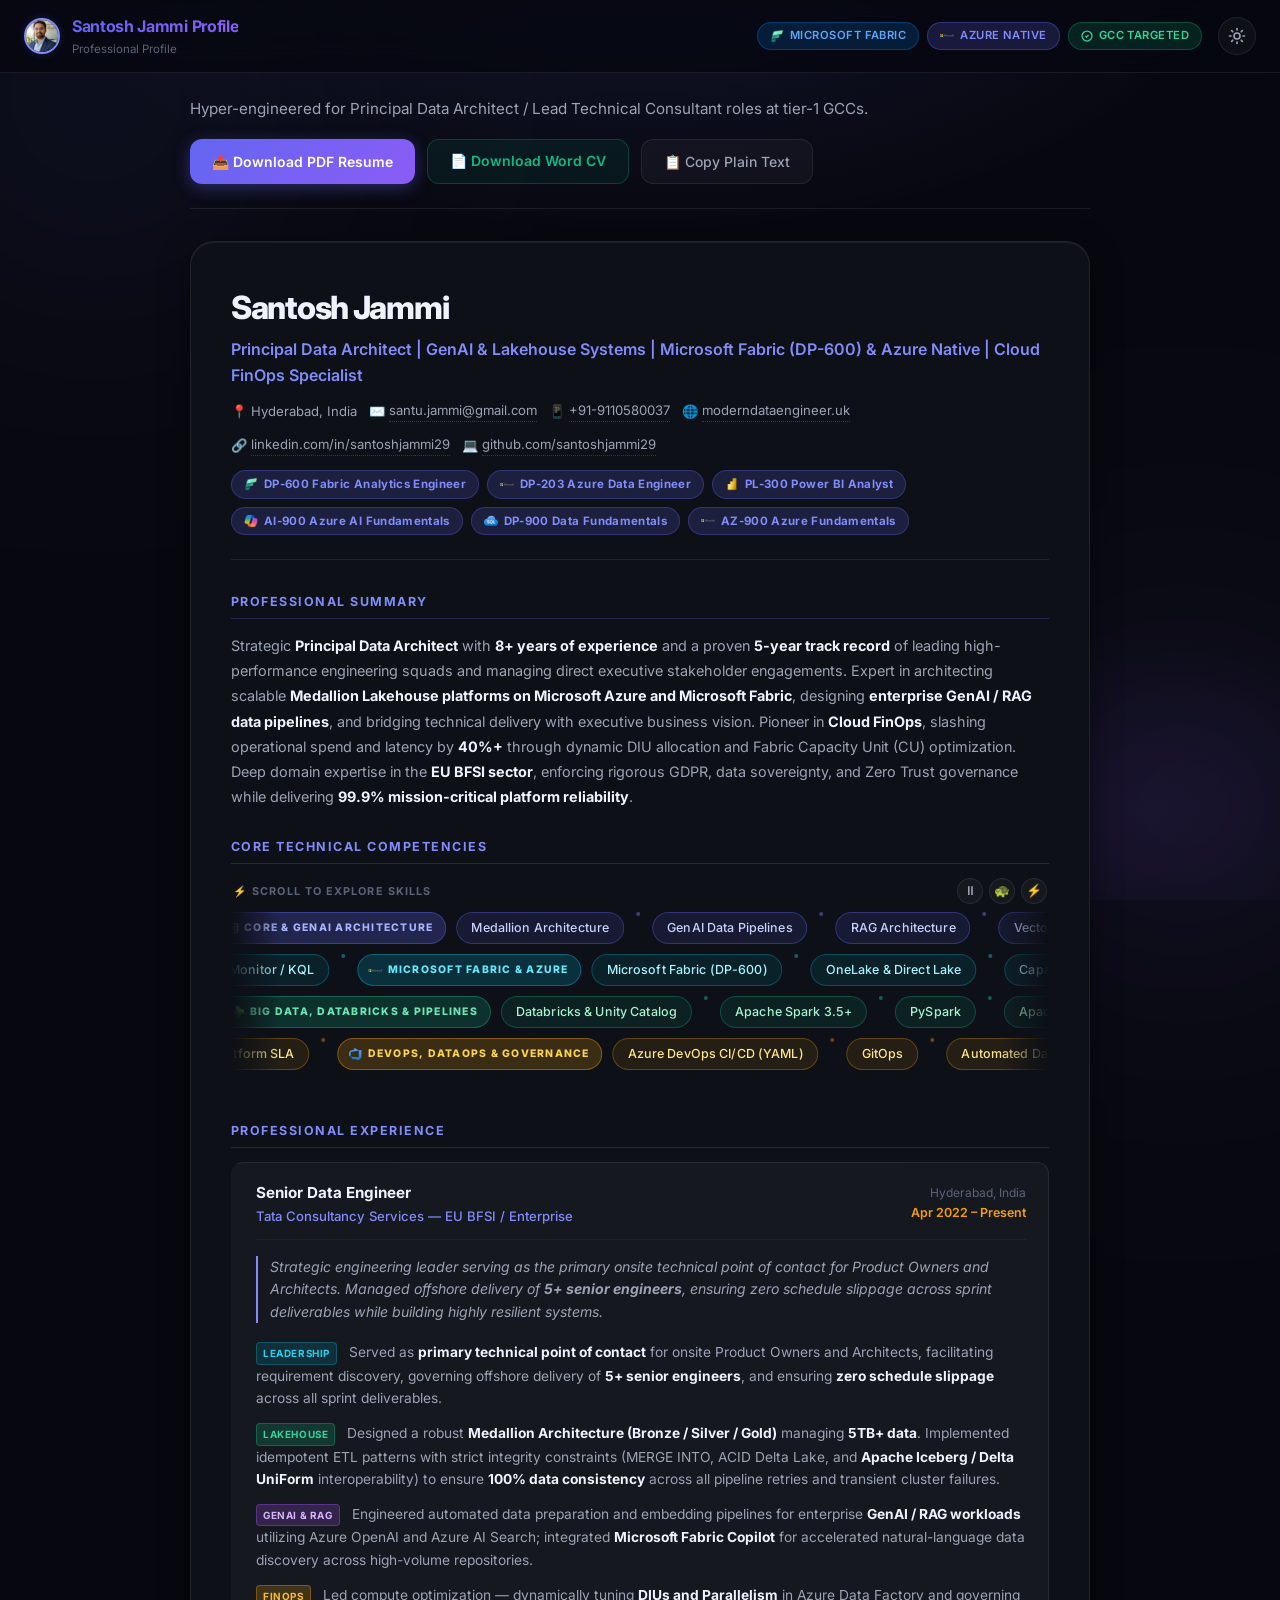
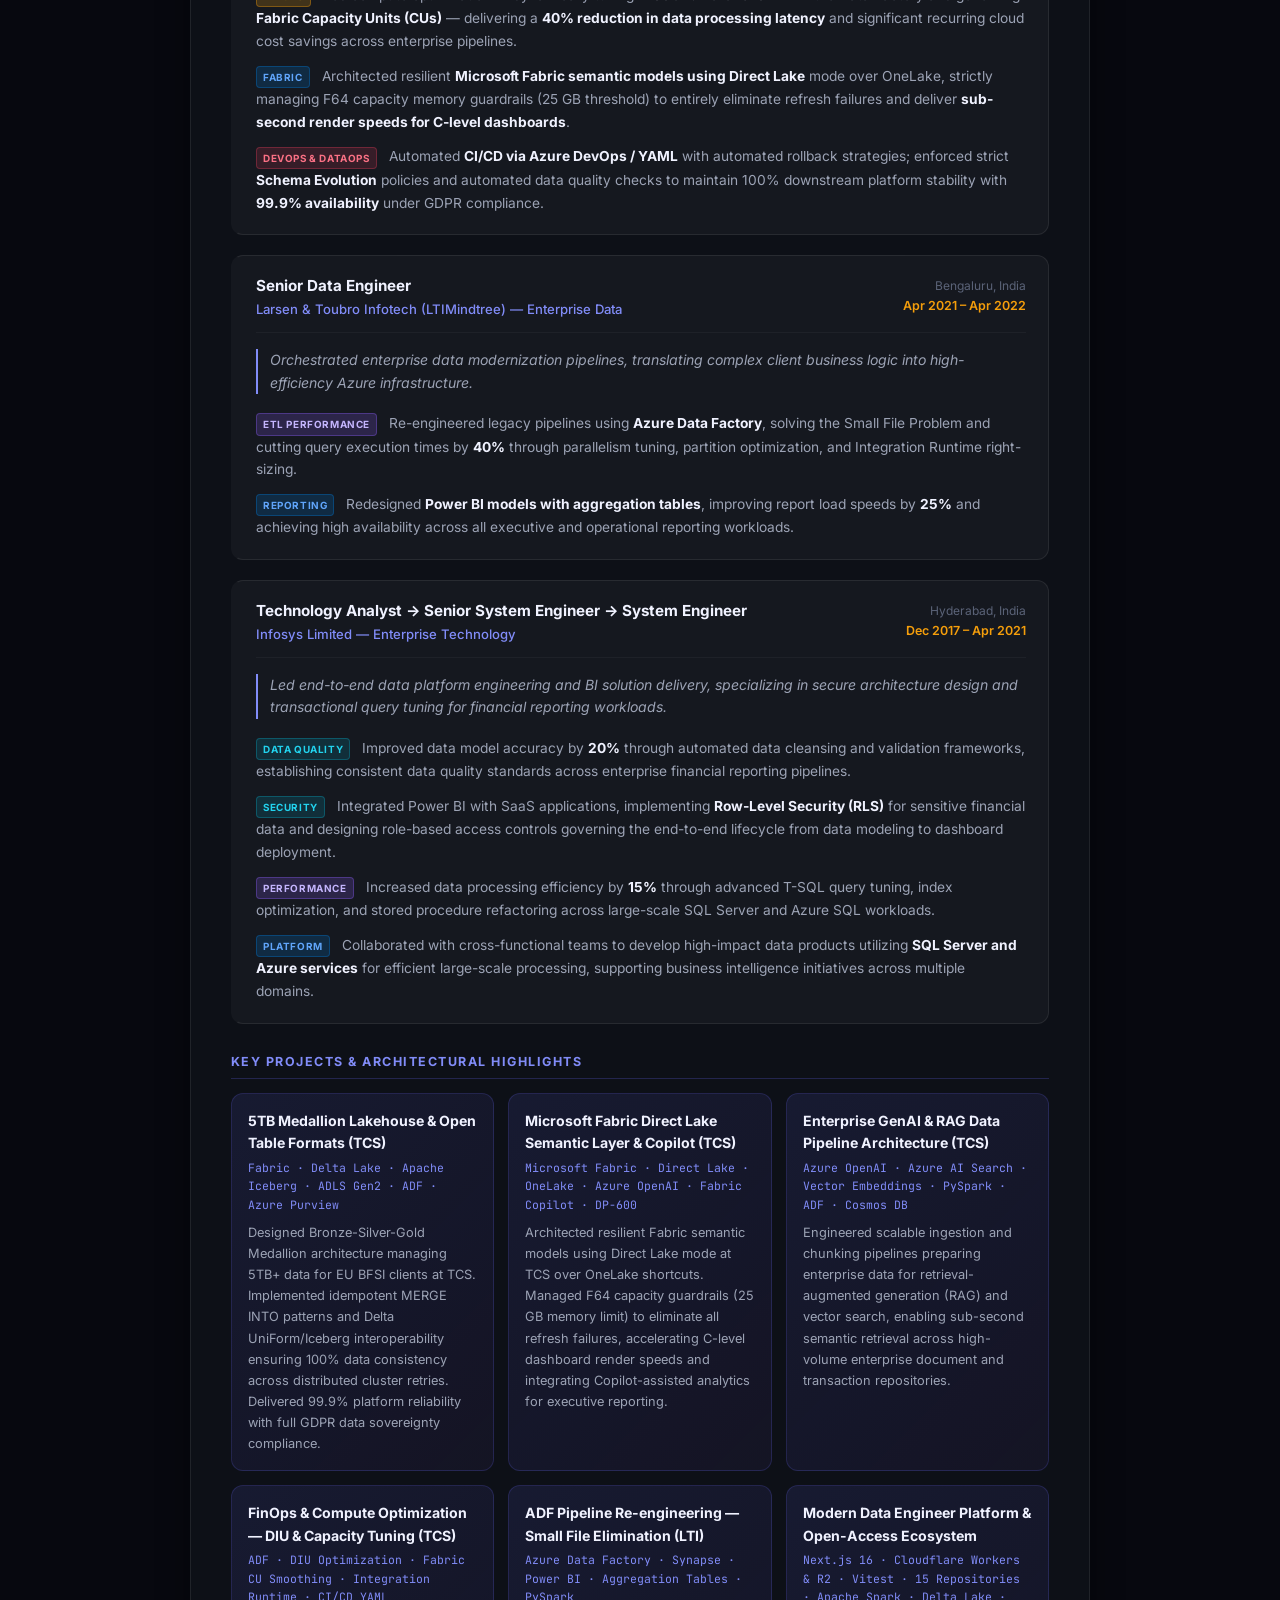
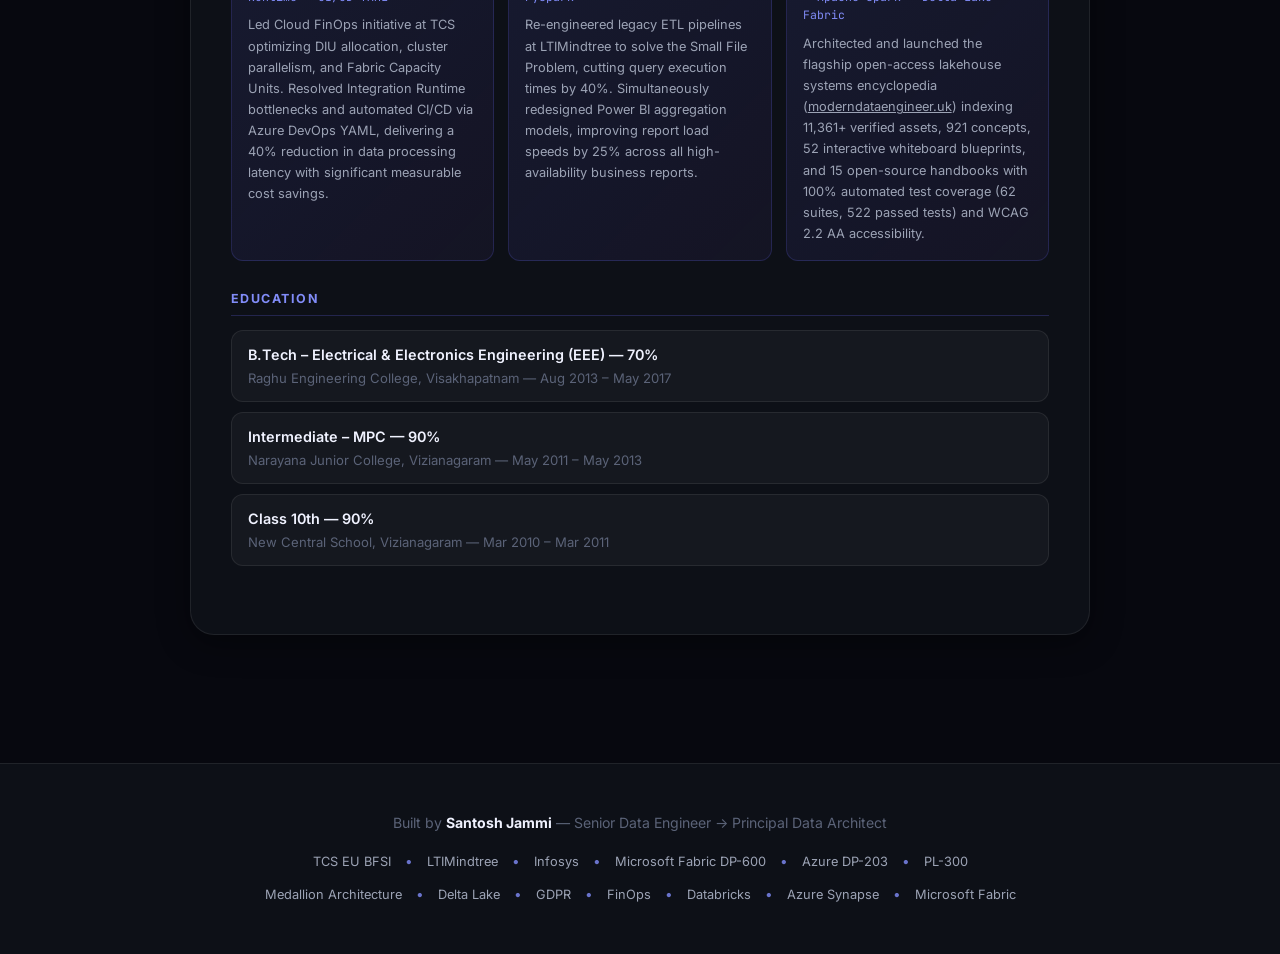
<file: public-resume/index.html>
<!DOCTYPE html>
<html lang="en">
<head>
  <meta charset="UTF-8" />
  <meta name="viewport" content="width=device-width, initial-scale=1.0" />
  <meta id="meta-color-scheme" name="color-scheme" content="light dark" />
  <script>
    {
      const theme = localStorage.getItem("theme") || "dark";
      document.documentElement.setAttribute("data-theme", theme);
      document.getElementById("meta-color-scheme").content = theme;
    }
  </script>
  <title>☁️ Santosh Jammi Profile — Principal Data Architect</title>
  <meta name="description" content="Comprehensive career pivot toolkit for Principal Data Architect roles targeting GCC companies in Hyderabad & Bangalore. Includes resume, LinkedIn copy, interview prep, and 30-day roadmap." />
  <link rel="preconnect" href="https://fonts.googleapis.com" />
  <link rel="preconnect" href="https://fonts.gstatic.com" crossorigin />
  <link href="https://fonts.googleapis.com/css2?family=Inter:wght@300;400;500;600;700;800;900&family=JetBrains+Mono:wght@400;500;600&display=swap" rel="stylesheet" />
  <link rel="stylesheet" href="style.css" />
  <link rel="icon" type="image/png" href="images/icons/microsoft-fabric.png" />
</head>
<body>
  <!-- ── AMBIENT DECORATIVE GLOWS ───────────────────────────────── -->
  <div class="ambient-glow ambient-glow-1" aria-hidden="true"></div>
  <div class="ambient-glow ambient-glow-2" aria-hidden="true"></div>

  <!-- ── HEADER ─────────────────────────────────────────────────── -->
  <header class="site-header">
    <div class="header-inner">
      <div class="logo-group">
        <div class="logo-icon">
          <img src="images/profile-logo.jpg" alt="Santosh Jammi Logo" class="logo-img-profile" />
        </div>
        <div>
          <div class="logo-title">Santosh Jammi Profile</div>
          <div class="logo-sub">Professional Profile</div>
        </div>
      </div>
      <div class="header-actions">
        <div class="header-badges">
          <span class="badge badge-fabric">
            <img src="images/icons/microsoft-fabric.png" alt="" class="inline-badge-icon" />
            Microsoft Fabric
          </span>
          <span class="badge badge-azure">
            <img src="images/icons/microsoft.svg" alt="" class="inline-badge-icon" />
            Azure Native
          </span>
          <span class="badge badge-gcc">
            <svg class="inline-badge-icon" style="stroke: currentColor; fill: none; stroke-width: 2.5; display: inline-block; width: 12px; height: 12px; margin-right: 0;" viewBox="0 0 24 24">
              <circle cx="12" cy="12" r="10"/>
              <path d="m9 12 2 2 4-4"/>
            </svg>
            GCC Targeted
          </span>
        </div>
        <button id="theme-toggle" class="theme-toggle-btn" aria-label="Toggle light/dark mode" title="Toggle theme">
          <svg class="sun-icon" xmlns="http://www.w3.org/2000/svg" width="18" height="18" viewBox="0 0 24 24" fill="none" stroke="currentColor" stroke-width="2.2" stroke-linecap="round" stroke-linejoin="round"><circle cx="12" cy="12" r="4"/><path d="M12 2v2M12 20v2M4.93 4.93l1.41 1.41M17.66 17.66l1.41 1.41M2 12h2M20 12h2M6.34 17.66l-1.41 1.41M19.07 4.93l-1.41 1.41"/></svg>
          <svg class="moon-icon" xmlns="http://www.w3.org/2000/svg" width="18" height="18" viewBox="0 0 24 24" fill="none" stroke="currentColor" stroke-width="2.2" stroke-linecap="round" stroke-linejoin="round"><path d="M12 3a6 6 0 0 0 9 9 9 9 0 1 1-9-9Z"/></svg>
        </button>
      </div>
    </div>
  </header>

  <!-- ── MAIN CONTENT ───────────────────────────────────────────── -->
  <main class="main-content" style="max-width: 950px; padding: 24px 16px 80px;">
    
        <section id="panel-resume" role="tabpanel" aria-labelledby="tab-resume" class="tab-panel active">
      <div class="resume-workspace">
        <div class="resume-left">
          <div class="panel-header">
            <p class="panel-sub">Hyper-engineered for Principal Data Architect / Lead Technical Consultant roles at tier-1 GCCs.</p>
            <div class="action-bar">
              <button class="btn-primary" onclick="window.print()">📥 Download PDF Resume</button>
              <a href="Santosh_Jammi_CV.docx" class="btn-secondary" download="Santosh_Jammi_CV.docx">📄 Download Word CV</a>
              <button class="btn-ghost" onclick="copyResume()">📋 Copy Plain Text</button>
            </div>
          </div>

      <div class="resume-doc" id="resume-content">
        <div class="resume-header-block">
          <h2 class="resume-name">Santosh Jammi</h2>
          <div class="resume-title-line">Principal Data Architect | GenAI &amp; Lakehouse Systems | Microsoft Fabric (DP-600) &amp; Azure Native | Cloud FinOps Specialist</div>
          <div class="resume-contacts">
            <span>📍 Hyderabad, India</span>
            <span>✉️ <a href="mailto:santu.jammi@gmail.com">santu.jammi@gmail.com</a></span>
            <span>📱 <a href="tel:+919110580037">+91-9110580037</a></span>
            <span>🌐 <a href="https://moderndataengineer.uk" target="_blank" rel="noopener noreferrer">moderndataengineer.uk</a></span>
            <span>🔗 <a href="https://linkedin.com/in/santoshjammi29" target="_blank" rel="noopener noreferrer">linkedin.com/in/santoshjammi29</a></span>
            <span>💻 <a href="https://github.com/santoshjammi29" target="_blank" rel="noopener noreferrer">github.com/santoshjammi29</a></span>
          </div>
          <div class="cert-strip">
            <span class="cert-badge">
              <img src="images/icons/microsoft-fabric.png" alt="" class="inline-badge-icon" />
              DP-600 Fabric Analytics Engineer
            </span>
            <span class="cert-badge">
              <img src="images/icons/microsoft.svg" alt="" class="inline-badge-icon" />
              DP-203 Azure Data Engineer
            </span>
            <span class="cert-badge">
              <img src="images/icons/power-bi.png" alt="" class="inline-badge-icon" />
              PL-300 Power BI Analyst
            </span>
            <span class="cert-badge">
              <img src="images/icons/microsoft-copilot.png" alt="" class="inline-badge-icon" />
              AI-900 Azure AI Fundamentals
            </span>
            <span class="cert-badge">
              <img src="images/icons/azure-sql.svg" alt="" class="inline-badge-icon" />
              DP-900 Data Fundamentals
            </span>
            <span class="cert-badge">
              <img src="images/icons/microsoft.svg" alt="" class="inline-badge-icon" />
              AZ-900 Azure Fundamentals
            </span>
          </div>
        </div>

        <div class="resume-section" id="rs-summary">
          <h3 class="section-heading">Professional Summary</h3>
          <p class="resume-summary">
            Strategic <strong>Principal Data Architect</strong> with <strong>8+ years of experience</strong> and a proven <strong>5-year track record</strong> of leading high-performance engineering squads and managing direct executive stakeholder engagements. Expert in architecting scalable <strong>Medallion Lakehouse platforms on Microsoft Azure and Microsoft Fabric</strong>, designing <strong>enterprise GenAI / RAG data pipelines</strong>, and bridging technical delivery with executive business vision. Pioneer in <strong>Cloud FinOps</strong>, slashing operational spend and latency by <strong>40%+</strong> through dynamic DIU allocation and Fabric Capacity Unit (CU) optimization. Deep domain expertise in the <strong>EU BFSI sector</strong>, enforcing rigorous GDPR, data sovereignty, and Zero Trust governance while delivering <strong>99.9% mission-critical platform reliability</strong>.
          </p>
        </div>

        <div class="resume-section" id="rs-skills">
          <h3 class="section-heading">Core Technical Competencies</h3>
          
          <!-- Print-Only static skills list (hidden on screen) -->
          <div class="print-skills-grid">
            <div class="print-skills-group">
              <strong>🏛️ Core &amp; GenAI Architecture:</strong> Medallion Architecture, GenAI Data Pipelines, RAG Architecture, Vector Search (Azure AI Search), Microsoft Fabric Copilot, Semantic Caching, Data Mesh, Zero-Copy Architecture, Cloud FinOps, Disaster Recovery (DR), Kimball Modeling, Data Vault 2.0, Star / Snowflake Schemas, SCDs
            </div>
            <div class="print-skills-group">
              <strong>☁️ Microsoft Fabric &amp; Azure:</strong> Microsoft Fabric (DP-600), OneLake &amp; Direct Lake Mode, Capacity Unit (CU) Optimization, F-SKU Capacity Planning, Azure Synapse Analytics, Azure Data Factory (ADF), ADLS Gen2, Azure Purview, Real-Time Intelligence, Azure OpenAI Integration, Azure SQL, Cosmos DB, Azure Monitor / KQL
            </div>
            <div class="print-skills-group">
              <strong>⚙️ Big Data, Databricks &amp; Pipelines:</strong> Databricks &amp; Unity Catalog, Apache Spark 3.5+, PySpark, Apache Iceberg, Delta Lake UniForm, Liquid Clustering, Z-Ordering, Spark Structured Streaming, Event Hubs &amp; Kafka, dbt Core &amp; dbt Mesh, Apache Airflow, ADF Mapping Data Flows, Idempotent Pipeline Design, SCD Type 2, ACID Delta Lake, MERGE INTO
            </div>
            <div class="print-skills-group">
              <strong>🔐 DevOps, DataOps &amp; Governance:</strong> Azure DevOps CI/CD (YAML), GitOps, Automated Data Observability, Great Expectations, Row/Column-Level Security (RLS/CLS), GDPR Compliance, Data Sovereignty, EU AI Act, Azure Key Vault, Service Principals, Entra ID (Azure AD), RBAC, Advanced T-SQL, KQL, ARM Templates, Schema Evolution, 99.9% Platform SLA
            </div>
          </div>

          <div class="ticker-outer">
            <div class="ticker-controls">
              <span class="ticker-section-label">⚡ Scroll to explore skills</span>
              <div class="ticker-nav-btns">
                <button class="ticker-nav-btn" id="ticker-pause" title="Pause / Resume" aria-label="Pause or resume ticker">⏸</button>
                <button class="ticker-nav-btn" id="ticker-slower" title="Slower" aria-label="Slow down">🐢</button>
                <button class="ticker-nav-btn" id="ticker-faster" title="Faster" aria-label="Speed up">⚡</button>
              </div>
            </div>
            <div class="skills-ticker-wrap" id="skills-ticker" aria-label="Core technical skills">

            <!-- Row 1 — Core & GenAI Architecture — Indigo -->
            <div class="ticker-row ticker-row-1" aria-hidden="true">
              <!-- first copy -->
              <span class="ticker-label">
                <svg viewBox="0 0 24 24" fill="none" stroke="currentColor" stroke-width="2.5" stroke-linecap="round" stroke-linejoin="round" style="width:12px;height:12px;"><rect x="3" y="3" width="18" height="18" rx="2"/><path d="M9 3v18M15 3v18M3 9h18M3 15h18"/></svg>
                Core &amp; GenAI Architecture
              </span>
              <span class="ticker-chip">Medallion Architecture</span><span class="ticker-sep"></span>
              <span class="ticker-chip">GenAI Data Pipelines</span><span class="ticker-sep"></span>
              <span class="ticker-chip">RAG Architecture</span><span class="ticker-sep"></span>
              <span class="ticker-chip">Vector Search</span><span class="ticker-sep"></span>
              <span class="ticker-chip">Microsoft Fabric Copilot</span><span class="ticker-sep"></span>
              <span class="ticker-chip">Semantic Caching</span><span class="ticker-sep"></span>
              <span class="ticker-chip">Data Mesh</span><span class="ticker-sep"></span>
              <span class="ticker-chip">Cloud FinOps</span><span class="ticker-sep"></span>
              <span class="ticker-chip">Disaster Recovery (DR)</span><span class="ticker-sep"></span>
              <span class="ticker-chip">Zero-Copy Architecture</span><span class="ticker-sep"></span>
              <span class="ticker-chip">Kimball Modeling</span><span class="ticker-sep"></span>
              <span class="ticker-chip">Data Vault 2.0</span><span class="ticker-sep"></span>
              <span class="ticker-chip">Star / Snowflake Schemas</span><span class="ticker-sep"></span>
              <span class="ticker-chip">SCDs</span><span class="ticker-sep"></span>
              <!-- duplicate for seamless loop -->
              <span class="ticker-label">
                <svg viewBox="0 0 24 24" fill="none" stroke="currentColor" stroke-width="2.5" stroke-linecap="round" stroke-linejoin="round" style="width:12px;height:12px;"><rect x="3" y="3" width="18" height="18" rx="2"/><path d="M9 3v18M15 3v18M3 9h18M3 15h18"/></svg>
                Core &amp; GenAI Architecture
              </span>
              <span class="ticker-chip">Medallion Architecture</span><span class="ticker-sep"></span>
              <span class="ticker-chip">GenAI Data Pipelines</span><span class="ticker-sep"></span>
              <span class="ticker-chip">RAG Architecture</span><span class="ticker-sep"></span>
              <span class="ticker-chip">Vector Search</span><span class="ticker-sep"></span>
              <span class="ticker-chip">Microsoft Fabric Copilot</span><span class="ticker-sep"></span>
              <span class="ticker-chip">Semantic Caching</span><span class="ticker-sep"></span>
              <span class="ticker-chip">Data Mesh</span><span class="ticker-sep"></span>
              <span class="ticker-chip">Cloud FinOps</span><span class="ticker-sep"></span>
              <span class="ticker-chip">Disaster Recovery (DR)</span><span class="ticker-sep"></span>
              <span class="ticker-chip">Zero-Copy Architecture</span><span class="ticker-sep"></span>
              <span class="ticker-chip">Kimball Modeling</span><span class="ticker-sep"></span>
              <span class="ticker-chip">Data Vault 2.0</span><span class="ticker-sep"></span>
              <span class="ticker-chip">Star / Snowflake Schemas</span><span class="ticker-sep"></span>
              <span class="ticker-chip">SCDs</span><span class="ticker-sep"></span>
            </div>

            <!-- Row 2 — Microsoft Fabric & Azure — Cyan (reverse) -->
            <div class="ticker-row ticker-row-2" aria-hidden="true">
              <span class="ticker-label">
                <img src="images/icons/microsoft.svg" alt="" />
                Microsoft Fabric &amp; Azure
              </span>
              <span class="ticker-chip">Microsoft Fabric (DP-600)</span><span class="ticker-sep"></span>
              <span class="ticker-chip">OneLake &amp; Direct Lake</span><span class="ticker-sep"></span>
              <span class="ticker-chip">Capacity Unit (CU) Optimization</span><span class="ticker-sep"></span>
              <span class="ticker-chip">F64 Capacity Planning</span><span class="ticker-sep"></span>
              <span class="ticker-chip">Azure Synapse Analytics</span><span class="ticker-sep"></span>
              <span class="ticker-chip">Azure Data Factory (ADF)</span><span class="ticker-sep"></span>
              <span class="ticker-chip">ADLS Gen2</span><span class="ticker-sep"></span>
              <span class="ticker-chip">Azure Purview Governance</span><span class="ticker-sep"></span>
              <span class="ticker-chip">Real-Time Intelligence</span><span class="ticker-sep"></span>
              <span class="ticker-chip">Azure OpenAI Service</span><span class="ticker-sep"></span>
              <span class="ticker-chip">Azure AI Search</span><span class="ticker-sep"></span>
              <span class="ticker-chip">Azure SQL &amp; Cosmos DB</span><span class="ticker-sep"></span>
              <span class="ticker-chip">Azure Monitor / KQL</span><span class="ticker-sep"></span>
              <!-- duplicate -->
              <span class="ticker-label">
                <img src="images/icons/microsoft.svg" alt="" />
                Microsoft Fabric &amp; Azure
              </span>
              <span class="ticker-chip">Microsoft Fabric (DP-600)</span><span class="ticker-sep"></span>
              <span class="ticker-chip">OneLake &amp; Direct Lake</span><span class="ticker-sep"></span>
              <span class="ticker-chip">Capacity Unit (CU) Optimization</span><span class="ticker-sep"></span>
              <span class="ticker-chip">F64 Capacity Planning</span><span class="ticker-sep"></span>
              <span class="ticker-chip">Azure Synapse Analytics</span><span class="ticker-sep"></span>
              <span class="ticker-chip">Azure Data Factory (ADF)</span><span class="ticker-sep"></span>
              <span class="ticker-chip">ADLS Gen2</span><span class="ticker-sep"></span>
              <span class="ticker-chip">Azure Purview Governance</span><span class="ticker-sep"></span>
              <span class="ticker-chip">Real-Time Intelligence</span><span class="ticker-sep"></span>
              <span class="ticker-chip">Azure OpenAI Service</span><span class="ticker-sep"></span>
              <span class="ticker-chip">Azure AI Search</span><span class="ticker-sep"></span>
              <span class="ticker-chip">Azure SQL &amp; Cosmos DB</span><span class="ticker-sep"></span>
              <span class="ticker-chip">Azure Monitor / KQL</span><span class="ticker-sep"></span>
            </div>

            <!-- Row 3 — Big Data, Databricks & Pipelines — Emerald -->
            <div class="ticker-row ticker-row-3" aria-hidden="true">
              <span class="ticker-label">
                <img src="images/icons/azure-data-factory.png" alt="" />
                Big Data, Databricks &amp; Pipelines
              </span>
              <span class="ticker-chip">Databricks &amp; Unity Catalog</span><span class="ticker-sep"></span>
              <span class="ticker-chip">Apache Spark 3.5+</span><span class="ticker-sep"></span>
              <span class="ticker-chip">PySpark</span><span class="ticker-sep"></span>
              <span class="ticker-chip">Apache Iceberg</span><span class="ticker-sep"></span>
              <span class="ticker-chip">Delta Lake UniForm</span><span class="ticker-sep"></span>
              <span class="ticker-chip">Liquid Clustering</span><span class="ticker-sep"></span>
              <span class="ticker-chip">Z-Ordering</span><span class="ticker-sep"></span>
              <span class="ticker-chip">Spark Structured Streaming</span><span class="ticker-sep"></span>
              <span class="ticker-chip">Event Hubs &amp; Kafka</span><span class="ticker-sep"></span>
              <span class="ticker-chip">dbt Core &amp; dbt Mesh</span><span class="ticker-sep"></span>
              <span class="ticker-chip">Apache Airflow</span><span class="ticker-sep"></span>
              <span class="ticker-chip">ADF Mapping Data Flows</span><span class="ticker-sep"></span>
              <span class="ticker-chip">Idempotent Pipeline Design</span><span class="ticker-sep"></span>
              <span class="ticker-chip">SCD Type 2 &amp; MERGE INTO</span><span class="ticker-sep"></span>
              <span class="ticker-chip">Delta Time Travel</span><span class="ticker-sep"></span>
              <!-- duplicate -->
              <span class="ticker-label">
                <img src="images/icons/azure-data-factory.png" alt="" />
                Big Data, Databricks &amp; Pipelines
              </span>
              <span class="ticker-chip">Databricks &amp; Unity Catalog</span><span class="ticker-sep"></span>
              <span class="ticker-chip">Apache Spark 3.5+</span><span class="ticker-sep"></span>
              <span class="ticker-chip">PySpark</span><span class="ticker-sep"></span>
              <span class="ticker-chip">Apache Iceberg</span><span class="ticker-sep"></span>
              <span class="ticker-chip">Delta Lake UniForm</span><span class="ticker-sep"></span>
              <span class="ticker-chip">Liquid Clustering</span><span class="ticker-sep"></span>
              <span class="ticker-chip">Z-Ordering</span><span class="ticker-sep"></span>
              <span class="ticker-chip">Spark Structured Streaming</span><span class="ticker-sep"></span>
              <span class="ticker-chip">Event Hubs &amp; Kafka</span><span class="ticker-sep"></span>
              <span class="ticker-chip">dbt Core &amp; dbt Mesh</span><span class="ticker-sep"></span>
              <span class="ticker-chip">Apache Airflow</span><span class="ticker-sep"></span>
              <span class="ticker-chip">ADF Mapping Data Flows</span><span class="ticker-sep"></span>
              <span class="ticker-chip">Idempotent Pipeline Design</span><span class="ticker-sep"></span>
              <span class="ticker-chip">SCD Type 2 &amp; MERGE INTO</span><span class="ticker-sep"></span>
              <span class="ticker-chip">Delta Time Travel</span><span class="ticker-sep"></span>
            </div>

            <!-- Row 4 — DevOps, DataOps & Governance — Amber (reverse) -->
            <div class="ticker-row ticker-row-4" aria-hidden="true">
              <span class="ticker-label">
                <img src="images/icons/azure-devops.svg" alt="" />
                DevOps, DataOps &amp; Governance
              </span>
              <span class="ticker-chip">Azure DevOps CI/CD (YAML)</span><span class="ticker-sep"></span>
              <span class="ticker-chip">GitOps</span><span class="ticker-sep"></span>
              <span class="ticker-chip">Automated Data Observability</span><span class="ticker-sep"></span>
              <span class="ticker-chip">Great Expectations</span><span class="ticker-sep"></span>
              <span class="ticker-chip">Row-Level Security (RLS)</span><span class="ticker-sep"></span>
              <span class="ticker-chip">GDPR Compliance</span><span class="ticker-sep"></span>
              <span class="ticker-chip">Data Sovereignty</span><span class="ticker-sep"></span>
              <span class="ticker-chip">EU AI Act</span><span class="ticker-sep"></span>
              <span class="ticker-chip">Azure Key Vault</span><span class="ticker-sep"></span>
              <span class="ticker-chip">Entra ID (Azure AD)</span><span class="ticker-sep"></span>
              <span class="ticker-chip">RBAC</span><span class="ticker-sep"></span>
              <span class="ticker-chip">Advanced T-SQL</span><span class="ticker-sep"></span>
              <span class="ticker-chip">KQL</span><span class="ticker-sep"></span>
              <span class="ticker-chip">ARM Templates</span><span class="ticker-sep"></span>
              <span class="ticker-chip">Schema Evolution</span><span class="ticker-sep"></span>
              <span class="ticker-chip">99.9% Platform SLA</span><span class="ticker-sep"></span>
              <!-- duplicate -->
              <span class="ticker-label">
                <img src="images/icons/azure-devops.svg" alt="" />
                DevOps, DataOps &amp; Governance
              </span>
              <span class="ticker-chip">Azure DevOps CI/CD (YAML)</span><span class="ticker-sep"></span>
              <span class="ticker-chip">GitOps</span><span class="ticker-sep"></span>
              <span class="ticker-chip">Automated Data Observability</span><span class="ticker-sep"></span>
              <span class="ticker-chip">Great Expectations</span><span class="ticker-sep"></span>
              <span class="ticker-chip">Row-Level Security (RLS)</span><span class="ticker-sep"></span>
              <span class="ticker-chip">GDPR Compliance</span><span class="ticker-sep"></span>
              <span class="ticker-chip">Data Sovereignty</span><span class="ticker-sep"></span>
              <span class="ticker-chip">EU AI Act</span><span class="ticker-sep"></span>
              <span class="ticker-chip">Azure Key Vault</span><span class="ticker-sep"></span>
              <span class="ticker-chip">Entra ID (Azure AD)</span><span class="ticker-sep"></span>
              <span class="ticker-chip">RBAC</span><span class="ticker-sep"></span>
              <span class="ticker-chip">Advanced T-SQL</span><span class="ticker-sep"></span>
              <span class="ticker-chip">KQL</span><span class="ticker-sep"></span>
              <span class="ticker-chip">ARM Templates</span><span class="ticker-sep"></span>
              <span class="ticker-chip">Schema Evolution</span><span class="ticker-sep"></span>
              <span class="ticker-chip">99.9% Platform SLA</span><span class="ticker-sep"></span>
            </div><!-- /.ticker-row-4 -->

          </div><!-- /.skills-ticker-wrap -->
          <div class="ticker-drag-hint">☝️ Hover to pause · Drag row to scroll · Use ⏸ ⚡ 🐢 above to control speed</div>
          </div><!-- /.ticker-outer -->
        </div><!-- /#rs-skills -->

        <!-- Floating section navigator (appears on hover over resume-doc) -->
        <nav class="resume-nav" aria-label="Jump to resume section">
          <button class="nav-dot active" data-target="rs-summary"   data-label="Summary"></button>
          <button class="nav-dot"        data-target="rs-skills"    data-label="Skills"></button>
          <button class="nav-dot"        data-target="rs-experience" data-label="Experience"></button>
          <button class="nav-dot"        data-target="rs-projects"  data-label="Projects"></button>
          <button class="nav-dot"        data-target="rs-education" data-label="Education"></button>
        </nav>

        <div class="resume-section" id="rs-experience">
          <h3 class="section-heading">Professional Experience</h3>

          <div class="job-block">
            <div class="job-header">
              <div class="job-info">
                <div class="job-title">Senior Data Engineer</div>
                <div class="job-company">Tata Consultancy Services — EU BFSI / Enterprise</div>
              </div>
              <div class="job-meta">
                <span class="job-location">Hyderabad, India</span>
                <span class="job-dates">Apr 2022 – Present</span>
              </div>
            </div>
            <div class="job-description">
              <p class="job-overview">
                Strategic engineering leader serving as the primary onsite technical point of contact for Product Owners and Architects. Managed offshore delivery of <strong>5+ senior engineers</strong>, ensuring zero schedule slippage across sprint deliverables while building highly resilient systems.
              </p>
              <p class="job-para">
                <span class="para-tag tag-governance">Leadership</span>
                Served as <strong>primary technical point of contact</strong> for onsite Product Owners and Architects, facilitating requirement discovery, governing offshore delivery of <strong>5+ senior engineers</strong>, and ensuring <strong>zero schedule slippage</strong> across all sprint deliverables.
              </p>
              <p class="job-para">
                <span class="para-tag tag-delta">Lakehouse</span>
                Designed a robust <strong>Medallion Architecture (Bronze / Silver / Gold)</strong> managing <strong>5TB+ data</strong>. Implemented idempotent ETL patterns with strict integrity constraints (MERGE INTO, ACID Delta Lake, and <strong>Apache Iceberg / Delta UniForm</strong> interoperability) to ensure <strong>100% data consistency</strong> across all pipeline retries and transient cluster failures.
              </p>
              <p class="job-para">
                <span class="para-tag tag-ai">GenAI &amp; RAG</span>
                Engineered automated data preparation and embedding pipelines for enterprise <strong>GenAI / RAG workloads</strong> utilizing Azure OpenAI and Azure AI Search; integrated <strong>Microsoft Fabric Copilot</strong> for accelerated natural-language data discovery across high-volume repositories.
              </p>
              <p class="job-para">
                <span class="para-tag tag-finops">FinOps</span>
                Led compute optimization — dynamically tuning <strong>DIUs and Parallelism</strong> in Azure Data Factory and governing <strong>Fabric Capacity Units (CUs)</strong> — delivering a <strong>40% reduction in data processing latency</strong> and significant recurring cloud cost savings across enterprise pipelines.
              </p>
              <p class="job-para">
                <span class="para-tag tag-fabric">Fabric</span>
                Architected resilient <strong>Microsoft Fabric semantic models using Direct Lake</strong> mode over OneLake, strictly managing F64 capacity memory guardrails (25 GB threshold) to entirely eliminate refresh failures and deliver <strong>sub-second render speeds for C-level dashboards</strong>.
              </p>
              <p class="job-para">
                <span class="para-tag tag-devops">DevOps &amp; DataOps</span>
                Automated <strong>CI/CD via Azure DevOps / YAML</strong> with automated rollback strategies; enforced strict <strong>Schema Evolution</strong> policies and automated data quality checks to maintain 100% downstream platform stability with <strong>99.9% availability</strong> under GDPR compliance.
              </p>
            </div>
          </div>

          <div class="job-block">
            <div class="job-header">
              <div class="job-info">
                <div class="job-title">Senior Data Engineer</div>
                <div class="job-company">Larsen &amp; Toubro Infotech (LTIMindtree) — Enterprise Data</div>
              </div>
              <div class="job-meta">
                <span class="job-location">Bengaluru, India</span>
                <span class="job-dates">Apr 2021 – Apr 2022</span>
              </div>
            </div>
            <div class="job-description">
              <p class="job-overview">
                Orchestrated enterprise data modernization pipelines, translating complex client business logic into high-efficiency Azure infrastructure.
              </p>
              <p class="job-para">
                <span class="para-tag tag-perf">ETL Performance</span>
                Re-engineered legacy pipelines using <strong>Azure Data Factory</strong>, solving the Small File Problem and cutting query execution times by <strong>40%</strong> through parallelism tuning, partition optimization, and Integration Runtime right-sizing.
              </p>
              <p class="job-para">
                <span class="para-tag tag-fabric">Reporting</span>
                Redesigned <strong>Power BI models with aggregation tables</strong>, improving report load speeds by <strong>25%</strong> and achieving high availability across all executive and operational reporting workloads.
              </p>
            </div>
          </div>

          <div class="job-block">
            <div class="job-header">
              <div class="job-info">
                <div class="job-title">Technology Analyst → Senior System Engineer → System Engineer</div>
                <div class="job-company">Infosys Limited — Enterprise Technology</div>
              </div>
              <div class="job-meta">
                <span class="job-location">Hyderabad, India</span>
                <span class="job-dates">Dec 2017 – Apr 2021</span>
              </div>
            </div>
            <div class="job-description">
              <p class="job-overview">
                Led end-to-end data platform engineering and BI solution delivery, specializing in secure architecture design and transactional query tuning for financial reporting workloads.
              </p>
              <p class="job-para">
                <span class="para-tag tag-governance">Data Quality</span>
                Improved data model accuracy by <strong>20%</strong> through automated data cleansing and validation frameworks, establishing consistent data quality standards across enterprise financial reporting pipelines.
              </p>
              <p class="job-para">
                <span class="para-tag tag-governance">Security</span>
                Integrated Power BI with SaaS applications, implementing <strong>Row-Level Security (RLS)</strong> for sensitive financial data and designing role-based access controls governing the end-to-end lifecycle from data modeling to dashboard deployment.
              </p>
              <p class="job-para">
                <span class="para-tag tag-perf">Performance</span>
                Increased data processing efficiency by <strong>15%</strong> through advanced T-SQL query tuning, index optimization, and stored procedure refactoring across large-scale SQL Server and Azure SQL workloads.
              </p>
              <p class="job-para">
                <span class="para-tag tag-fabric">Platform</span>
                Collaborated with cross-functional teams to develop high-impact data products utilizing <strong>SQL Server and Azure services</strong> for efficient large-scale processing, supporting business intelligence initiatives across multiple domains.
              </p>
            </div>
          </div>
        </div>

        <div class="resume-section" id="rs-projects">
          <h3 class="section-heading">Key Projects & Architectural Highlights</h3>
          <div class="projects-grid">
            <div class="project-card">
              <div class="project-title">5TB Medallion Lakehouse &amp; Open Table Formats (TCS)</div>
              <div class="project-tech">Fabric · Delta Lake · Apache Iceberg · ADLS Gen2 · ADF · Azure Purview</div>
              <div class="project-desc">Designed Bronze-Silver-Gold Medallion architecture managing 5TB+ data for EU BFSI clients at TCS. Implemented idempotent MERGE INTO patterns and Delta UniForm/Iceberg interoperability ensuring 100% data consistency across distributed cluster retries. Delivered 99.9% platform reliability with full GDPR data sovereignty compliance.</div>
            </div>
            <div class="project-card">
              <div class="project-title">Microsoft Fabric Direct Lake Semantic Layer &amp; Copilot (TCS)</div>
              <div class="project-tech">Microsoft Fabric · Direct Lake · OneLake · Azure OpenAI · Fabric Copilot · DP-600</div>
              <div class="project-desc">Architected resilient Fabric semantic models using Direct Lake mode at TCS over OneLake shortcuts. Managed F64 capacity guardrails (25 GB memory limit) to eliminate all refresh failures, accelerating C-level dashboard render speeds and integrating Copilot-assisted analytics for executive reporting.</div>
            </div>
            <div class="project-card">
              <div class="project-title">Enterprise GenAI &amp; RAG Data Pipeline Architecture (TCS)</div>
              <div class="project-tech">Azure OpenAI · Azure AI Search · Vector Embeddings · PySpark · ADF · Cosmos DB</div>
              <div class="project-desc">Engineered scalable ingestion and chunking pipelines preparing enterprise data for retrieval-augmented generation (RAG) and vector search, enabling sub-second semantic retrieval across high-volume enterprise document and transaction repositories.</div>
            </div>
            <div class="project-card">
              <div class="project-title">FinOps &amp; Compute Optimization — DIU &amp; Capacity Tuning (TCS)</div>
              <div class="project-tech">ADF · DIU Optimization · Fabric CU Smoothing · Integration Runtime · CI/CD YAML</div>
              <div class="project-desc">Led Cloud FinOps initiative at TCS optimizing DIU allocation, cluster parallelism, and Fabric Capacity Units. Resolved Integration Runtime bottlenecks and automated CI/CD via Azure DevOps YAML, delivering a 40% reduction in data processing latency with significant measurable cost savings.</div>
            </div>
            <div class="project-card">
              <div class="project-title">ADF Pipeline Re-engineering — Small File Elimination (LTI)</div>
              <div class="project-tech">Azure Data Factory · Synapse · Power BI · Aggregation Tables · PySpark</div>
              <div class="project-desc">Re-engineered legacy ETL pipelines at LTIMindtree to solve the Small File Problem, cutting query execution times by 40%. Simultaneously redesigned Power BI aggregation models, improving report load speeds by 25% across all high-availability business reports.</div>
            </div>
            <div class="project-card">
              <div class="project-title">Modern Data Engineer Platform &amp; Open-Access Ecosystem</div>
              <div class="project-tech">Next.js 16 · Cloudflare Workers &amp; R2 · Vitest · 15 Repositories · Apache Spark · Delta Lake · Fabric</div>
              <div class="project-desc">Architected and launched the flagship open-access lakehouse systems encyclopedia (<a href="https://moderndataengineer.uk" target="_blank" rel="noopener noreferrer" style="color:var(--primary); text-decoration:underline;">moderndataengineer.uk</a>) indexing 11,361+ verified assets, 921 concepts, 52 interactive whiteboard blueprints, and 15 open-source handbooks with 100% automated test coverage (62 suites, 522 passed tests) and WCAG 2.2 AA accessibility.</div>
            </div>
          </div>
        </div>

        <div class="resume-section" id="rs-education">
          <h3 class="section-heading">Education</h3>
          <div class="edu-block">
            <div class="edu-title">B.Tech – Electrical &amp; Electronics Engineering (EEE) — 70%</div>
            <div class="edu-school">Raghu Engineering College, Visakhapatnam — Aug 2013 – May 2017</div>
          </div>
          <div class="edu-block" style="margin-top:10px">
            <div class="edu-title">Intermediate – MPC — 90%</div>
            <div class="edu-school">Narayana Junior College, Vizianagaram — May 2011 – May 2013</div>
          </div>
          <div class="edu-block" style="margin-top:10px">
            <div class="edu-title">Class 10th — 90%</div>
            <div class="edu-school">New Central School, Vizianagaram — Mar 2010 – Mar 2011</div>
          </div>
        </div>
      </div><!-- /.resume-left -->

    </div><!-- /.resume-workspace -->
  </section>
    
  </main>

  <!-- ── FOOTER ─────────────────────────────────────────────────── -->
  <footer class="site-footer">
    <div class="footer-inner">
      <p class="footer-row footer-built-by">
        Built by <strong>Santosh Jammi</strong> — Senior Data Engineer &rarr; Principal Data Architect
      </p>
      <p class="footer-row">
        TCS EU BFSI <span class="separator">•</span> LTIMindtree <span class="separator">•</span> Infosys <span class="separator">•</span> Microsoft Fabric DP-600 <span class="separator">•</span> Azure DP-203 <span class="separator">•</span> PL-300
      </p>
      <p class="footer-row">
        Medallion Architecture <span class="separator">•</span> Delta Lake <span class="separator">•</span> GDPR <span class="separator">•</span> FinOps <span class="separator">•</span> Databricks <span class="separator">•</span> Azure Synapse <span class="separator">•</span> Microsoft Fabric
      </p>
    </div>
  </footer>

  <!-- ── TOAST NOTIFICATION ─────────────────────────────────────── -->
  <div class="toast" id="toast" role="status" aria-live="polite"></div>

  <!-- ── BACK TO TOP ───────────────────────────────────────────── -->
  <button id="back-to-top" class="back-to-top-btn" aria-label="Back to top" title="Go to top">
    <svg xmlns="http://www.w3.org/2000/svg" width="20" height="20" viewBox="0 0 24 24" fill="none" stroke="currentColor" stroke-width="2.5" stroke-linecap="round" stroke-linejoin="round"><path d="m18 15-6-6-6 6"/></svg>
  </button>

  <script src="app.js"></script>
</body>
</html>
</file>
<file: style.css>
/* ═══════════════════════════════════════════════════════════════
   SANTOSH JAMMI PROFILE — STYLE SYSTEM
   Premium dark/light mode with glassmorphism and micro-animations
   ═══════════════════════════════════════════════════════════════ */

/* ── RESET & TOKENS ─────────────────────────────────────────── */
*, *::before, *::after { box-sizing: border-box; margin: 0; padding: 0; }

/* Custom Scrollbars */
::-webkit-scrollbar {
  width: 8px;
  height: 8px;
}
::-webkit-scrollbar-track {
  background: transparent;
}
::-webkit-scrollbar-thumb {
  background: rgba(255, 255, 255, 0.12);
  border-radius: 10px;
  border: 2px solid transparent;
  background-clip: padding-box;
}
::-webkit-scrollbar-thumb:hover {
  background: rgba(255, 255, 255, 0.22);
  border: 2px solid transparent;
  background-clip: padding-box;
}
:root[data-theme="light"] ::-webkit-scrollbar-thumb {
  background: rgba(15, 23, 42, 0.12);
  border: 2px solid transparent;
  background-clip: padding-box;
}
:root[data-theme="light"] ::-webkit-scrollbar-thumb:hover {
  background: rgba(15, 23, 42, 0.22);
  border: 2px solid transparent;
  background-clip: padding-box;
}

:root {
  --bg-base:       #07080f;
  --bg-surface:    #0d1017;
  --bg-card:       rgba(255,255,255,0.035);
  --bg-card-hover: rgba(255,255,255,0.065);
  --bg-glass:      rgba(255,255,255,0.04);

  --border:        rgba(255,255,255,0.08);
  --border-glow:   rgba(99,102,241,0.35);

  --text-primary:  #f0f2ff;
  --text-secondary:#9ca3b5;
  --text-muted:    #5b6378;

  --indigo:        #6366f1;
  --indigo-light:  #818cf8;
  --violet:        #8b5cf6;
  --cyan:          #06b6d4;
  --emerald:       #10b981;
  --amber:         #f59e0b;
  --rose:          #f43f5e;

  --grad-primary:  linear-gradient(135deg, var(--indigo) 0%, var(--violet) 100%);
  --grad-card:     linear-gradient(135deg, rgba(99,102,241,0.12) 0%, rgba(139,92,246,0.06) 100%);
  --grad-fabric:   linear-gradient(135deg, #0078d4 0%, #004e8c 100%);

  --radius-sm:   6px;
  --radius-md:   12px;
  --radius-lg:   18px;
  --radius-xl:   24px;

  --shadow-card: 0 8px 32px rgba(0,0,0,0.4), 0 1px 0 rgba(255,255,255,0.06) inset;
  --shadow-glow: 0 0 40px rgba(99,102,241,0.2);

  --font-body: 'Inter', -apple-system, BlinkMacSystemFont, sans-serif;
  --font-mono: 'JetBrains Mono', 'Fira Code', monospace;

  --transition: 0.22s cubic-bezier(0.4, 0, 0.2, 1);
  --spring:     0.35s cubic-bezier(0.34, 1.56, 0.64, 1);

  --border-subtle: rgba(255,255,255,0.04);
  --bg-code:       rgba(255,255,255,0.06);
  --bg-header:     rgba(7,8,15,0.85);
  --bg-nav:        rgba(7,8,15,0.9);
  --grad-title:    linear-gradient(135deg, #f0f2ff 30%, var(--indigo-light));

  color-scheme: dark;
}

:root[data-theme="light"] {
  --bg-base:       #f8fafc;
  --bg-surface:    #ffffff;
  --bg-card:       rgba(15, 23, 42, 0.03);
  --bg-card-hover: rgba(15, 23, 42, 0.06);
  --bg-glass:      rgba(15, 23, 42, 0.02);

  --border:        rgba(15, 23, 42, 0.08);
  --border-glow:   rgba(99, 102, 241, 0.22);

  --text-primary:  #0f172a;
  --text-secondary:#475569;
  --text-muted:    #94a3b8;

  --indigo-light:  #4f46e5;
  --violet:        #7c3aed;
  --cyan:          #0891b2;
  --emerald:       #059669;
  --amber:         #d97706;
  --rose:          #e11d48;

  --border-subtle: rgba(15, 23, 42, 0.04);
  --bg-code:       rgba(15, 23, 42, 0.05);
  --bg-header:     rgba(248,250,252,0.85);
  --bg-nav:        rgba(248,250,252,0.9);
  --grad-title:    linear-gradient(135deg, #0f172a 30%, var(--indigo));

  --grad-card:     linear-gradient(135deg, rgba(99,102,241,0.08) 0%, rgba(139,92,246,0.04) 100%);
  --shadow-card:   0 8px 32px rgba(15, 23, 42, 0.06), 0 1px 0 rgba(255,255,255,0.8) inset;
  --shadow-glow:   0 0 40px rgba(99,102,241,0.08);

  color-scheme: light;
}

:root[data-theme="dark"] {
  color-scheme: dark;
}

html { scroll-behavior: smooth; }
body {
  font-family: var(--font-body);
  background: var(--bg-base);
  color: var(--text-primary);
  line-height: 1.6;
  min-height: 100dvh;
  background-image:
    radial-gradient(ellipse 80% 60% at 50% -10%, rgba(99,102,241,0.15) 0%, transparent 60%),
    radial-gradient(ellipse 40% 40% at 90% 90%, rgba(139,92,246,0.08) 0%, transparent 50%);
  background-attachment: fixed;
}
:root[data-theme="light"] body {
  background-image:
    radial-gradient(ellipse 80% 60% at 50% -10%, rgba(99,102,241,0.06) 0%, transparent 60%),
    radial-gradient(ellipse 40% 40% at 90% 90%, rgba(139,92,246,0.03) 0%, transparent 50%);
}

/* ── LIGHT THEME HIGH CONTRAST OVERRIDES ──────────────────────── */
:root[data-theme="light"] .badge-fabric { background: rgba(0, 90, 158, 0.08); color: #005a9e; border-color: rgba(0, 90, 158, 0.2); }
:root[data-theme="light"] .badge-gcc    { background: rgba(5, 150, 105, 0.08); color: #047857; border-color: rgba(5, 150, 105, 0.2); }

:root[data-theme="light"] .tag-finops     { background: rgba(217, 119, 6, 0.08); color: #b45309; border-color: rgba(217, 119, 6, 0.2); }
:root[data-theme="light"] .tag-fabric     { background: rgba(26, 86, 219, 0.08); color: #1e40af; border-color: rgba(26, 86, 219, 0.2); }
:root[data-theme="light"] .tag-delta      { background: rgba(5, 150, 105, 0.08); color: #065f46; border-color: rgba(5, 150, 105, 0.2); }
:root[data-theme="light"] .tag-perf       { background: rgba(124, 58, 237, 0.08); color: #5b21b6; border-color: rgba(124, 58, 237, 0.2); }
:root[data-theme="light"] .tag-devops     { background: rgba(225, 29, 72, 0.08); color: #9f1239; border-color: rgba(225, 29, 72, 0.2); }
:root[data-theme="light"] .tag-governance { background: rgba(8, 145, 178, 0.08); color: #155e75; border-color: rgba(8, 145, 178, 0.2); }
:root[data-theme="light"] .tag-spark      { background: rgba(234, 88, 12, 0.08); color: #9a3412; border-color: rgba(234, 88, 12, 0.2); }
:root[data-theme="light"] .tag-ai         { background: rgba(168, 85, 247, 0.08); color: #7e22ce; border-color: rgba(168, 85, 247, 0.2); }

:root[data-theme="light"] .dom-bfsi    { background: rgba(217, 119, 6, 0.08); color: #b45309; border-color: rgba(217, 119, 6, 0.2); }
:root[data-theme="light"] .dom-health  { background: rgba(5, 150, 105, 0.08); color: #065f46; border-color: rgba(5, 150, 105, 0.2); }
:root[data-theme="light"] .dom-retail  { background: rgba(225, 29, 72, 0.08); color: #9f1239; border-color: rgba(225, 29, 72, 0.2); }
:root[data-theme="light"] .dom-consult { background: rgba(124, 58, 237, 0.08); color: #5b21b6; border-color: rgba(124, 58, 237, 0.2); }

:root[data-theme="light"] .q-label { background: rgba(225, 29, 72, 0.08); color: #e11d48; }
:root[data-theme="light"] .ats-chip.missing { background: rgba(225, 29, 72, 0.06); border-color: rgba(225, 29, 72, 0.2); color: #e11d48; }
:root[data-theme="light"] .result-missing .result-num { color: #e11d48; }

:root[data-theme="light"] .ticker-row-1 .ticker-label { background: rgba(79, 70, 229, 0.1); color: #312e81; border-color: rgba(79, 70, 229, 0.25); }
:root[data-theme="light"] .ticker-row-1 .ticker-chip  { background: rgba(79, 70, 229, 0.05); color: #4f46e5; border-color: rgba(79, 70, 229, 0.15); }
:root[data-theme="light"] .ticker-row-1 .ticker-sep   { background: #4f46e5; }

:root[data-theme="light"] .ticker-row-2 .ticker-label { background: rgba(8, 145, 178, 0.1); color: #155e75; border-color: rgba(8, 145, 178, 0.25); }
:root[data-theme="light"] .ticker-row-2 .ticker-chip  { background: rgba(8, 145, 178, 0.05); color: #0891b2; border-color: rgba(8, 145, 178, 0.15); }
:root[data-theme="light"] .ticker-row-2 .ticker-sep   { background: #0891b2; }

:root[data-theme="light"] .ticker-row-3 .ticker-label { background: rgba(5, 150, 105, 0.1); color: #065f46; border-color: rgba(5, 150, 105, 0.25); }
:root[data-theme="light"] .ticker-row-3 .ticker-chip  { background: rgba(5, 150, 105, 0.05); color: #059669; border-color: rgba(5, 150, 105, 0.15); }
:root[data-theme="light"] .ticker-row-3 .ticker-sep   { background: #059669; }

:root[data-theme="light"] .ticker-row-4 .ticker-label { background: rgba(217, 119, 6, 0.1); color: #78350f; border-color: rgba(217, 119, 6, 0.25); }
:root[data-theme="light"] .ticker-row-4 .ticker-chip  { background: rgba(217, 119, 6, 0.05); color: #b45309; border-color: rgba(217, 119, 6, 0.15); }
:root[data-theme="light"] .ticker-row-4 .ticker-sep   { background: #b45309; }

/* ── AMBIENT DECORATIVE GLOWS ───────────────────────────────── */
.ambient-glow {
  position: fixed;
  width: 45vw;
  height: 45vw;
  border-radius: 50%;
  filter: blur(100px);
  -webkit-filter: blur(100px);
  opacity: 0.1;
  pointer-events: none;
  z-index: -1;
  mix-blend-mode: plus-lighter;
  animation: pulse-glow 20s infinite alternate ease-in-out;
}
:root[data-theme="light"] .ambient-glow {
  opacity: 0.04;
  mix-blend-mode: multiply;
}
.ambient-glow-1 {
  top: -15vw;
  left: -15vw;
  background: radial-gradient(circle, var(--indigo) 0%, transparent 70%);
}
.ambient-glow-2 {
  bottom: -15vw;
  right: -15vw;
  background: radial-gradient(circle, var(--violet) 0%, transparent 70%);
  animation-delay: -7s;
}

@keyframes pulse-glow {
  0% { transform: scale(1) translate(0, 0); }
  50% { transform: scale(1.15) translate(6%, -6%); }
  100% { transform: scale(0.9) translate(-4%, 4%); }
}

/* Global transitions for theme toggling & hover smoothing */
body, .site-header, .tab-nav, .tab-btn, .tab-panel, .comp-card, .project-card, .ats-cat-block, .resume-doc, .back-to-top-btn, .pdf-preview-card {
  transition: background-color 0.3s ease, background 0.3s ease, border-color 0.3s ease, color 0.3s ease, box-shadow 0.3s ease, transform 0.3s cubic-bezier(0.4, 0, 0.2, 1);
}

/* ── HEADER ─────────────────────────────────────────────────── */
.site-header {
  position: sticky;
  top: 0;
  z-index: 100;
  border-bottom: 1px solid var(--border);
  background: var(--bg-header);
  backdrop-filter: blur(20px) saturate(180%);
  -webkit-backdrop-filter: blur(20px) saturate(180%);
}
.header-inner {
  max-width: 1400px;
  margin: 0 auto;
  padding: 14px 24px;
  display: flex;
  align-items: center;
  justify-content: space-between;
  gap: 16px;
  flex-wrap: wrap;
}
.logo-group {
  display: flex;
  align-items: center;
  gap: 12px;
}
.logo-icon {
  display: flex;
  align-items: center;
  justify-content: center;
  width: 36px;
  height: 36px;
  border-radius: 50%;
  overflow: hidden;
  border: 2px solid var(--indigo-light);
  box-shadow: 0 0 10px rgba(99, 102, 241, 0.2);
  flex-shrink: 0;
  cursor: pointer;
  transition: transform 0.3s ease, border-color 0.3s ease, box-shadow 0.3s ease;
}
.logo-icon:hover {
  transform: scale(1.08);
  border-color: var(--emerald);
  box-shadow: 0 0 12px rgba(16, 185, 129, 0.35);
}
.logo-icon svg { width: 100%; height: 100%; }
.logo-img-profile {
  width: 100%;
  height: 100%;
  object-fit: cover;
  transform: scale(1.55); /* Zoom in on the face */
  transform-origin: 50% 36%; /* Focus center on the face */
}
.logo-title {
  font-size: 1rem;
  font-weight: 700;
  letter-spacing: -0.02em;
  background: var(--grad-primary);
  -webkit-background-clip: text;
  -webkit-text-fill-color: transparent;
  background-clip: text;
}
.logo-sub { font-size: 0.72rem; color: var(--text-muted); }
.header-badges { display: flex; gap: 8px; flex-wrap: wrap; }
.badge {
  display: inline-flex;
  align-items: center;
  gap: 6px;
  font-size: 0.7rem;
  font-weight: 600;
  padding: 4px 12px;
  border-radius: 100px;
  letter-spacing: 0.04em;
  text-transform: uppercase;
}
.badge-fabric { background: rgba(0,120,212,0.2); color: #60a5fa; border: 1px solid rgba(0,120,212,0.35); }
.badge-azure  { background: rgba(99,102,241,0.2); color: var(--indigo-light); border: 1px solid rgba(99,102,241,0.35); }
.badge-gcc    { background: rgba(16,185,129,0.15); color: #34d399; border: 1px solid rgba(16,185,129,0.3); }

.inline-badge-icon {
  width: 14px;
  height: 14px;
  object-fit: contain;
  flex-shrink: 0;
  border-radius: 2px;
}

.header-actions {
  display: flex;
  align-items: center;
  gap: 16px;
}
.theme-toggle-btn {
  background: var(--bg-card);
  border: 1px solid var(--border);
  border-radius: 50%;
  width: 38px;
  height: 38px;
  display: flex;
  align-items: center;
  justify-content: center;
  cursor: pointer;
  color: var(--text-secondary);
  transition: all var(--spring);
  padding: 0;
}
.theme-toggle-btn:hover {
  background: var(--bg-card-hover);
  color: var(--text-primary);
  border-color: var(--border-glow);
  transform: scale(1.05);
}
.theme-toggle-btn:active {
  transform: scale(0.95);
}
.theme-toggle-btn svg {
  transition: transform 0.5s var(--spring);
}
.theme-toggle-btn:hover svg {
  transform: rotate(30deg);
}

:root[data-theme="light"] .theme-toggle-btn .moon-icon { display: block; }
:root[data-theme="light"] .theme-toggle-btn .sun-icon { display: none; }

:root[data-theme="dark"] .theme-toggle-btn .moon-icon { display: none; }
:root[data-theme="dark"] .theme-toggle-btn .sun-icon { display: block; }

.theme-toggle-btn .moon-icon { display: none; }
.theme-toggle-btn .sun-icon { display: block; }

/* ── TAB NAV (Floating Glassmorphic Dock) ──────────────────────── */
.tab-nav {
  position: sticky;
  top: 80px;
  z-index: 90;
  display: flex;
  gap: 4px;
  padding: 6px;
  max-width: max-content;
  margin: 24px auto;
  overflow-x: auto;
  scrollbar-width: none;
  background: var(--bg-glass);
  backdrop-filter: blur(24px) saturate(180%);
  -webkit-backdrop-filter: blur(24px) saturate(180%);
  border: 1px solid var(--border);
  border-radius: 100px;
  box-shadow: var(--shadow-card);
  transition: all 0.3s ease;
}
:root[data-theme="light"] .tab-nav {
  background: rgba(248, 250, 252, 0.7);
  box-shadow: 0 10px 30px rgba(15, 23, 42, 0.05), 0 1px 0 rgba(255,255,255,0.8) inset;
}
.tab-nav::-webkit-scrollbar { display: none; }
.tab-btn {
  display: flex;
  align-items: center;
  gap: 6px;
  padding: 8px 20px;
  border: none;
  border-radius: 100px;
  background: transparent;
  color: var(--text-secondary);
  font-family: var(--font-body);
  font-size: 0.82rem;
  font-weight: 500;
  cursor: pointer;
  white-space: nowrap;
  transition: all var(--transition);
  position: relative;
}
.tab-btn:hover {
  background: var(--bg-card-hover);
  color: var(--text-primary);
}
.tab-btn.active {
  background: rgba(99, 102, 241, 0.12);
  color: var(--indigo-light);
  font-weight: 600;
  box-shadow: 0 2px 12px rgba(99, 102, 241, 0.08);
}
:root[data-theme="light"] .tab-btn.active {
  background: rgba(79, 70, 229, 0.08);
  color: #4f46e5;
  box-shadow: 0 2px 12px rgba(79, 70, 229, 0.05);
}
.tab-icon {
  display: flex;
  align-items: center;
  justify-content: center;
  font-size: 1em;
}
.tab-icon svg {
  width: 16px;
  height: 16px;
  stroke: currentColor;
  fill: none;
  stroke-width: 2.2;
  transition: transform 0.2s ease;
}
.tab-btn:hover .tab-icon svg {
  transform: scale(1.15);
}

/* ── MAIN ────────────────────────────────────────────────────── */
.main-content {
  max-width: 1300px;
  margin: 0 auto;
  padding: 32px 24px 80px;
}

/* ── TAB PANELS ─────────────────────────────────────────────── */
.tab-panel[hidden] { display: none !important; }
.tab-panel:not([hidden]) {
  animation: panel-fade-in 0.5s cubic-bezier(0.25, 1, 0.5, 1) forwards;
}
@keyframes panel-fade-in {
  from { opacity: 0; transform: translateY(18px); }
  to   { opacity: 1; transform: translateY(0); }
}

/* ── PANEL HEADER ───────────────────────────────────────────── */
.panel-header {
  margin-bottom: 32px;
  padding-bottom: 24px;
  border-bottom: 1px solid var(--border);
}
.panel-header h1 {
  font-size: clamp(1.6rem, 4vw, 2.4rem);
  font-weight: 800;
  letter-spacing: -0.035em;
  background: var(--grad-title);
  -webkit-background-clip: text;
  -webkit-text-fill-color: transparent;
  background-clip: text;
  margin-bottom: 8px;
}
.panel-header h1.simple-text {
  background: none !important;
  -webkit-background-clip: initial !important;
  -webkit-text-fill-color: var(--text-primary) !important;
  background-clip: initial !important;
  color: var(--text-primary) !important;
}
.panel-sub { color: var(--text-secondary); font-size: 0.95rem; max-width: 680px; }
.panel-sub strong { color: var(--indigo-light); }

/* ── ACTION BAR ─────────────────────────────────────────────── */
.action-bar { display: flex; gap: 12px; margin-top: 18px; flex-wrap: wrap; }
.btn-primary, .btn-ghost {
  display: inline-flex;
  align-items: center;
  justify-content: center;
  text-decoration: none;
  gap: 8px;
}
.btn-primary {
  padding: 10px 22px;
  background: var(--grad-primary);
  color: white;
  border: none;
  border-radius: var(--radius-md);
  font-family: var(--font-body);
  font-weight: 600;
  font-size: 0.875rem;
  cursor: pointer;
  transition: var(--transition);
  box-shadow: 0 4px 16px rgba(99,102,241,0.35);
}
.btn-primary:hover { transform: translateY(-1px); box-shadow: 0 6px 24px rgba(99,102,241,0.5); }
.btn-ghost {
  padding: 10px 22px;
  background: var(--bg-card);
  color: var(--text-secondary);
  border: 1px solid var(--border);
  border-radius: var(--radius-md);
  font-family: var(--font-body);
  font-weight: 500;
  font-size: 0.875rem;
  cursor: pointer;
  transition: var(--transition);
}
.btn-ghost:hover { background: var(--bg-card-hover); color: var(--text-primary); border-color: var(--border-glow); }
.btn-secondary {
  padding: 10px 22px;
  background: rgba(5, 150, 105, 0.1);
  color: var(--emerald);
  border: 1px solid rgba(5, 150, 105, 0.35);
  border-radius: var(--radius-md);
  font-family: var(--font-body);
  font-weight: 600;
  font-size: 0.875rem;
  cursor: pointer;
  transition: var(--transition);
  text-decoration: none;
  display: inline-flex;
  align-items: center;
  gap: 6px;
}
.btn-secondary:hover {
  background: rgba(5, 150, 105, 0.18);
  border-color: var(--emerald);
  transform: translateY(-1px);
  box-shadow: 0 4px 16px rgba(5, 150, 105, 0.25);
}
:root[data-theme="light"] .btn-secondary {
  background: rgba(5, 150, 105, 0.08);
  color: #065f46;
  border-color: rgba(5, 150, 105, 0.3);
}

/* ── RESUME SPLIT-PANE WORKSPACE ───────────────────────────────── */
.resume-workspace {
  display: flex;
  justify-content: center;
  width: 100%;
}
.resume-left {
  width: 100%;
  max-width: 900px;
}

/* PDF Preview Card */
.pdf-preview-card {
  background: var(--bg-surface);
  border: 1px solid var(--border);
  border-radius: var(--radius-xl);
  box-shadow: var(--shadow-card);
  overflow: hidden;
  transition: border-color var(--transition), box-shadow var(--transition);
}
.pdf-preview-card:hover {
  border-color: var(--border-glow);
  box-shadow: var(--shadow-glow);
}
.pdf-preview-header {
  background: var(--bg-card);
  border-bottom: 1px solid var(--border);
  padding: 12px 16px;
  display: flex;
  align-items: center;
  gap: 6px;
}
.pdf-dot {
  width: 10px;
  height: 10px;
  border-radius: 50%;
  display: inline-block;
}
.pdf-dot.red    { background: #ef4444; }
.pdf-dot.yellow { background: #f59e0b; }
.pdf-dot.green  { background: #10b981; }
.pdf-preview-title {
  margin-left: 8px;
  font-size: 0.78rem;
  font-weight: 600;
  text-transform: uppercase;
  letter-spacing: 0.05em;
  color: var(--text-secondary);
}
.pdf-preview-body {
  height: 780px;
  position: relative;
  background: #f1f5f9;
}
.pdf-preview-body iframe {
  width: 100%;
  height: 100%;
  border: none;
  display: block;
}

.pdf-mobile-fallback {
  display: none;
  flex-direction: column;
  align-items: center;
  justify-content: center;
  text-align: center;
  padding: 32px 20px;
  background: var(--bg-card);
  border: 1px dashed var(--border);
  border-radius: var(--radius-lg);
  gap: 12px;
  margin-top: 20px;
  width: 100%;
}
.pdf-fallback-icon {
  font-size: 2rem;
}
.pdf-fallback-text {
  font-size: 0.85rem;
  color: var(--text-secondary);
  line-height: 1.5;
  max-width: 280px;
}

/* Tablet & Mobile Breakpoints for Workspace */
@media (max-width: 1023px) {
  .resume-workspace {
    flex-direction: column;
    gap: 0;
  }
  .resume-right {
    width: 100%;
    position: static;
    margin-top: 0;
  }
  .pdf-preview-body iframe {
    display: none;
  }
  .pdf-preview-card {
    display: none;
  }
  .pdf-mobile-fallback {
    display: flex;
  }
}

/* ══════════════════════════════ RESUME STYLES ══════════════════ */
.resume-doc {
  background: var(--bg-surface);
  border: 1px solid var(--border);
  border-radius: var(--radius-xl);
  padding: 40px;
  box-shadow: var(--shadow-card);
  max-width: 900px;
}
.resume-header-block { margin-bottom: 32px; padding-bottom: 24px; border-bottom: 1px solid var(--border); }
.resume-name {
  font-size: 2rem;
  font-weight: 800;
  letter-spacing: -0.04em;
  color: var(--text-primary);
  margin-bottom: 4px;
}
.resume-title-line {
  font-size: 1rem;
  font-weight: 600;
  color: var(--indigo-light);
  margin-bottom: 12px;
}
.resume-contacts {
  display: flex;
  gap: 12px;
  flex-wrap: wrap;
  font-size: 0.82rem;
  color: var(--text-secondary);
  margin-bottom: 14px;
}
.resume-contacts span, .resume-contacts a { display: flex; align-items: center; gap: 4px; }
.resume-contacts a {
  color: inherit;
  text-decoration: none;
  border-bottom: 1px dotted rgba(99, 102, 241, 0.4);
  transition: color 0.2s ease, border-bottom-color 0.2s ease;
}
.resume-contacts a:hover {
  color: var(--indigo-light);
  border-bottom: 1px solid var(--indigo-light);
}
.cert-strip { display: flex; gap: 8px; flex-wrap: wrap; }
.cert-badge {
  display: inline-flex;
  align-items: center;
  gap: 6px;
  font-size: 0.72rem;
  font-weight: 700;
  padding: 4px 12px;
  border-radius: 100px;
  background: rgba(99,102,241,0.18);
  color: var(--indigo-light);
  border: 1px solid rgba(99,102,241,0.3);
  letter-spacing: 0.03em;
}
.resume-section { margin-bottom: 28px; }
.section-heading {
  font-size: 0.78rem;
  font-weight: 700;
  text-transform: uppercase;
  letter-spacing: 0.12em;
  color: var(--indigo-light);
  margin-bottom: 14px;
  padding-bottom: 6px;
  border-bottom: 1px solid rgba(99,102,241,0.25);
}
.resume-summary {
  font-size: 0.9rem;
  line-height: 1.75;
  color: var(--text-secondary);
}
.resume-summary strong { color: var(--text-primary); }

/* Print-only static grid (hidden on screen) */
.print-skills-grid {
  display: none;
}

/* ── SKILLS TICKER ───────────────────────────────────────────── */
.skills-ticker-wrap {
  display: flex;
  flex-direction: column;
  gap: 10px;
  overflow: hidden;
  /* fade edges */
  mask-image: linear-gradient(to right, transparent 0%, black 6%, black 94%, transparent 100%);
  -webkit-mask-image: linear-gradient(to right, transparent 0%, black 6%, black 94%, transparent 100%);
}
.ticker-row {
  display: flex;
  gap: 10px;
  width: max-content;
  animation: ticker-scroll linear infinite;
}
.ticker-row:nth-child(2) { animation-direction: reverse; }
.ticker-row:nth-child(3) { animation-duration: 100s; }
.ticker-row:nth-child(4) { animation-direction: reverse; animation-duration: 120s; }
/* Pause on hover */
.skills-ticker-wrap:hover .ticker-row { animation-play-state: paused; }

@keyframes ticker-scroll {
  from { transform: translateX(0); }
  to   { transform: translateX(-50%); }
}

/* Row speed defaults — very slow */
.ticker-row { animation-duration: 80s; }

/* Ticker label chip */
.ticker-label {
  display: flex;
  align-items: center;
  gap: 5px;
  font-size: 0.65rem;
  font-weight: 800;
  text-transform: uppercase;
  letter-spacing: 0.12em;
  padding: 5px 12px 5px 10px;
  border-radius: 100px;
  white-space: nowrap;
  flex-shrink: 0;
}
.ticker-label img, .ticker-label svg {
  width: 14px;
  height: 14px;
  object-fit: contain;
  flex-shrink: 0;
}
/* Separator dot */
.ticker-sep {
  width: 4px;
  height: 4px;
  border-radius: 50%;
  flex-shrink: 0;
  margin: 0 2px;
  opacity: 0.4;
}
/* Skill chip in ticker */
.ticker-chip {
  font-size: 0.78rem;
  font-weight: 500;
  padding: 5px 14px;
  border-radius: 100px;
  white-space: nowrap;
  flex-shrink: 0;
  letter-spacing: 0.01em;
  border: 1px solid;
  transition: opacity 0.2s;
}
.skills-ticker-wrap:hover .ticker-chip:hover { opacity: 1; cursor: default; }

/* Row 1 — Core Architecture — Indigo */
.ticker-row-1 .ticker-label { background: rgba(99,102,241,0.25); color: #a5b4fc; border: 1px solid rgba(99,102,241,0.4); }
.ticker-row-1 .ticker-chip  { background: rgba(99,102,241,0.12); color: #c7d2fe; border-color: rgba(99,102,241,0.35); }
.ticker-row-1 .ticker-sep   { background: #818cf8; }

/* Row 2 — Big Data & Azure — Cyan/Blue */
.ticker-row-2 .ticker-label { background: rgba(6,182,212,0.2); color: #67e8f9; border: 1px solid rgba(6,182,212,0.4); }
.ticker-row-2 .ticker-chip  { background: rgba(6,182,212,0.1); color: #a5f3fc; border-color: rgba(6,182,212,0.3); }
.ticker-row-2 .ticker-sep   { background: #22d3ee; }

/* Row 3 — ETL / ELT — Emerald */
.ticker-row-3 .ticker-label { background: rgba(16,185,129,0.2); color: #6ee7b7; border: 1px solid rgba(16,185,129,0.4); }
.ticker-row-3 .ticker-chip  { background: rgba(16,185,129,0.1); color: #a7f3d0; border-color: rgba(16,185,129,0.3); }
.ticker-row-3 .ticker-sep   { background: #34d399; }

/* Row 4 — DevOps & Governance — Amber */
.ticker-row-4 .ticker-label { background: rgba(245,158,11,0.2); color: #fcd34d; border: 1px solid rgba(245,158,11,0.4); }
.ticker-row-4 .ticker-chip  { background: rgba(245,158,11,0.1); color: #fde68a; border-color: rgba(245,158,11,0.3); }
.ticker-row-4 .ticker-sep   { background: #f59e0b; }

/* ── JOB BLOCKS ──────────────────────────────────────────────── */
.job-block {
  margin-bottom: 20px;
  padding: 20px 22px;
  background: var(--bg-card);
  border: 1px solid var(--border);
  border-radius: var(--radius-md);
  border-left: 3px solid transparent;
  transition: border-color var(--transition), border-left-color var(--transition), box-shadow var(--transition);
}
.job-block:hover {
  border-color: var(--border-glow);
  border-left-color: var(--indigo);
  box-shadow: 0 4px 20px rgba(99,102,241,0.1);
}
.job-header {
  display: flex;
  justify-content: space-between;
  align-items: flex-start;
  gap: 12px 24px;
  margin-bottom: 16px;
  padding-bottom: 12px;
  border-bottom: 1px solid var(--border-subtle);
}
.job-info { min-width: 0; flex: 1; }
.job-title {
  font-size: 0.95rem;
  font-weight: 700;
  color: var(--text-primary);
  line-height: 1.3;
  word-wrap: break-word;
}
.job-company {
  font-size: 0.82rem;
  color: var(--indigo-light);
  font-weight: 500;
  margin-top: 3px;
}
.job-meta {
  text-align: right;
  flex-shrink: 0;
  white-space: nowrap;
}
.job-location { font-size: 0.75rem; color: var(--text-muted); display: block; margin-bottom: 1px; }
.job-dates    { font-size: 0.78rem; color: var(--amber); font-weight: 600; display: block; }

/* ── BULLET LIST ─────────────────────────────────────────────── */
.job-bullets { list-style: none; display: flex; flex-direction: column; gap: 0; }
.job-bullets li {
  display: grid;
  grid-template-columns: 115px 1fr;   /* wider tag column for desktop alignment */
  gap: 0 16px;
  align-items: baseline;
  padding: 9px 0;
  border-bottom: 1px solid var(--border-subtle);
  font-size: 0.86rem;
  line-height: 1.7;
  color: var(--text-secondary);
}
.job-bullets li:last-child { border-bottom: none; padding-bottom: 0; }
.job-bullets li strong { color: var(--text-primary); }
.job-bullets li::before { display: none; }

/* Tag: full-width inside the 115px grid column */
.bullet-tag {
  display: inline-flex;
  align-items: center;
  justify-content: center;
  font-size: 0.62rem;
  font-weight: 700;
  padding: 2px 6px;
  border-radius: 4px;
  text-transform: uppercase;
  letter-spacing: 0.06em;
  white-space: nowrap;
  width: 100%;          /* expands to fill 115px column */
  box-sizing: border-box;
  text-align: center;
  align-self: start;
  margin-top: 4px;      /* nudge to sit on text cap-height */
}
.tag-finops     { background: rgba(245,158,11,0.2);  color: #fbbf24; border: 1px solid rgba(245,158,11,0.35); }
.tag-fabric     { background: rgba(0,120,212,0.2);   color: #60a5fa; border: 1px solid rgba(0,120,212,0.35); }
.tag-delta      { background: rgba(16,185,129,0.2);  color: #34d399; border: 1px solid rgba(16,185,129,0.35); }
.tag-perf       { background: rgba(139,92,246,0.2);  color: #c4b5fd; border: 1px solid rgba(139,92,246,0.35); }
.tag-devops     { background: rgba(244,63,94,0.15);  color: #fb7185; border: 1px solid rgba(244,63,94,0.3); }
.tag-governance { background: rgba(6,182,212,0.15);  color: #22d3ee; border: 1px solid rgba(6,182,212,0.3); }
.tag-spark      { background: rgba(234,88,12,0.2);   color: #fb923c; border: 1px solid rgba(234,88,12,0.35); }
.tag-ai         { background: rgba(168,85,247,0.2);  color: #d8b4fe; border: 1px solid rgba(168,85,247,0.35); }

/* ── PARAGRAPH-BASED JOB DESCRIPTIONS ────────────────────────── */
.job-description {
  display: flex;
  flex-direction: column;
  gap: 12px;
}
.job-overview {
  font-size: 0.88rem;
  line-height: 1.6;
  color: var(--text-secondary);
  border-left: 2px solid var(--indigo-light);
  padding-left: 12px;
  margin-bottom: 6px;
  font-style: italic;
}
.job-para {
  font-size: 0.86rem;
  line-height: 1.65;
  color: var(--text-secondary);
  margin: 0;
}
.job-para strong {
  color: var(--text-primary);
}
.para-tag {
  display: inline-flex;
  align-items: center;
  justify-content: center;
  font-size: 0.62rem;
  font-weight: 700;
  padding: 2px 6px;
  border-radius: 4px;
  text-transform: uppercase;
  letter-spacing: 0.06em;
  white-space: nowrap;
  margin-right: 8px;
  vertical-align: middle;
}

/* ── FLOATING SECTION NAV ────────────────────────────────────── */
.resume-nav {
  position: sticky;
  top: 145px;                 /* below header + tab-nav */
  float: right;
  margin-right: -56px;        /* push outside resume-doc */
  width: 40px;
  display: flex;
  flex-direction: column;
  gap: 8px;
  z-index: 50;
  opacity: 0;
  transform: translateX(8px);
  transition: opacity 0.3s ease, transform 0.3s ease;
  pointer-events: none;
}
.resume-doc:hover .resume-nav,
.resume-nav:hover {
  opacity: 1;
  transform: translateX(0);
  pointer-events: auto;
}
.nav-dot {
  width: 8px;
  height: 8px;
  border-radius: 50%;
  background: var(--border);
  border: none;
  cursor: pointer;
  padding: 0;
  transition: all 0.2s ease;
  position: relative;
}
.nav-dot::after {
  content: attr(data-label);
  position: absolute;
  right: 16px;
  top: 50%;
  transform: translateY(-50%);
  background: rgba(13,16,23,0.95);
  color: var(--text-secondary);
  font-size: 0.68rem;
  font-family: var(--font-body);
  white-space: nowrap;
  padding: 3px 8px;
  border-radius: 4px;
  border: 1px solid var(--border);
  opacity: 0;
  pointer-events: none;
  transition: opacity 0.15s ease;
}
.nav-dot:hover::after { opacity: 1; }
.nav-dot:hover { background: var(--indigo-light); transform: scale(1.3); }
.nav-dot.active { background: var(--indigo); box-shadow: 0 0 0 3px rgba(99,102,241,0.3); }

/* ── TICKER MANUAL SCROLL CONTROLS ──────────────────────────── */
.ticker-controls {
  display: flex;
  align-items: center;
  justify-content: space-between;
  margin-bottom: 8px;
  padding: 0 2px;
}
.ticker-section-label {
  font-size: 0.68rem;
  font-weight: 700;
  text-transform: uppercase;
  letter-spacing: 0.1em;
  color: var(--text-muted);
}
.ticker-nav-btns { display: flex; gap: 6px; }
.ticker-nav-btn {
  width: 26px;
  height: 26px;
  border-radius: 50%;
  border: 1px solid var(--border);
  background: var(--bg-card);
  color: var(--text-secondary);
  font-size: 0.8rem;
  cursor: pointer;
  display: flex;
  align-items: center;
  justify-content: center;
  transition: var(--transition);
  line-height: 1;
}
.ticker-nav-btn:hover {
  background: rgba(99,102,241,0.18);
  border-color: var(--indigo);
  color: var(--indigo-light);
}
/* Manual drag hint */
.ticker-drag-hint {
  font-size: 0.66rem;
  color: var(--text-muted);
  text-align: center;
  padding-top: 6px;
  opacity: 0;
  transition: opacity 0.3s;
  pointer-events: none;
  user-select: none;
}
.skills-ticker-wrap:hover + .ticker-drag-hint,
.ticker-outer:hover .ticker-drag-hint { opacity: 1; }
/* Wrapper for ticker + controls */
.ticker-outer { position: relative; }
.ticker-paused .ticker-row { animation-play-state: paused !important; }

/* Cert table */
.cert-table { display: flex; flex-direction: column; gap: 8px; }
.cert-row {
  display: flex;
  justify-content: space-between;
  align-items: center;
  gap: 12px;
  padding: 10px 14px;
  background: var(--bg-card);
  border: 1px solid var(--border);
  border-radius: var(--radius-sm);
  font-size: 0.84rem;
  flex-wrap: wrap;
}
.cert-name { color: var(--text-primary); font-weight: 500; flex: 1; }
.cert-issuer { color: var(--indigo-light); font-size: 0.78rem; }
.cert-date { color: var(--text-muted); font-size: 0.78rem; min-width: 36px; text-align: right; }

/* Edu block */
.edu-block { padding: 12px 16px; background: var(--bg-card); border: 1px solid var(--border); border-radius: var(--radius-md); }
.edu-title { font-size: 0.9rem; font-weight: 600; color: var(--text-primary); }
.edu-school { font-size: 0.82rem; color: var(--text-muted); margin-top: 2px; }

/* Projects grid */
.projects-grid { display: grid; grid-template-columns: repeat(auto-fit, minmax(260px, 1fr)); gap: 14px; }
.project-card {
  background: var(--grad-card);
  border: 1px solid rgba(99,102,241,0.2);
  border-radius: var(--radius-md);
  padding: 16px;
  transition: all 0.3s cubic-bezier(0.25, 0.8, 0.25, 1);
}
.project-card:hover {
  border-color: var(--border-glow);
  transform: translateY(-4px) scale(1.01);
  box-shadow: var(--shadow-glow), 0 4px 20px rgba(99, 102, 241, 0.08);
}
.project-title { font-size: 0.88rem; font-weight: 700; color: var(--text-primary); margin-bottom: 4px; }
.project-tech { font-size: 0.72rem; color: var(--indigo-light); font-family: var(--font-mono); margin-bottom: 8px; }
.project-desc { font-size: 0.8rem; color: var(--text-secondary); line-height: 1.65; }

/* ══════════════════════════════ LINKEDIN STYLES ═════════════════ */
.li-section { margin-bottom: 40px; }
.li-section-title {
  font-size: 1.1rem;
  font-weight: 700;
  color: var(--text-primary);
  margin-bottom: 18px;
  display: flex;
  align-items: center;
  gap: 8px;
}
.headline-cards { display: flex; flex-direction: column; gap: 14px; }
.headline-card {
  background: var(--bg-card);
  border: 1px solid var(--border);
  border-radius: var(--radius-lg);
  padding: 20px;
  cursor: pointer;
  transition: var(--transition);
  position: relative;
  overflow: hidden;
}
.headline-card:hover { border-color: var(--border-glow); background: var(--bg-card-hover); }
.headline-card.recommended { border-color: rgba(99,102,241,0.4); background: var(--grad-card); }
.card-label { font-size: 0.7rem; font-weight: 700; color: var(--indigo-light); text-transform: uppercase; letter-spacing: 0.1em; margin-bottom: 8px; }
.headline-text { font-size: 0.9rem; font-weight: 600; color: var(--text-primary); line-height: 1.5; margin-bottom: 8px; }
.card-why { font-size: 0.8rem; color: var(--text-secondary); }
.copy-hint {
  position: absolute;
  top: 12px;
  right: 14px;
  font-size: 0.7rem;
  color: var(--text-muted);
  background: var(--bg-card);
  padding: 3px 8px;
  border-radius: 100px;
  border: 1px solid var(--border);
}

/* Copyable blocks */
.copyable-block {
  background: var(--bg-card);
  border: 1px solid var(--border);
  border-radius: var(--radius-lg);
  padding: 24px;
  cursor: pointer;
  transition: border-color var(--transition);
  position: relative;
  overflow: hidden;
  font-size: 0.88rem;
  line-height: 1.75;
  color: var(--text-secondary);
}
.copyable-block:hover { border-color: var(--border-glow); }
.copyable-block strong { color: var(--text-primary); }
.copyable-block code {
  font-family: var(--font-mono);
  font-size: 0.82rem;
  background: var(--bg-code);
  padding: 2px 6px;
  border-radius: 4px;
  color: var(--emerald);
}
.copy-overlay {
  position: absolute;
  top: 12px;
  right: 14px;
  font-size: 0.7rem;
  color: var(--text-muted);
  background: var(--bg-card);
  padding: 3px 8px;
  border-radius: 100px;
  border: 1px solid var(--border);
  pointer-events: none;
}

/* Post cards */
.post-card {
  background: var(--bg-card);
  border: 1px solid var(--border);
  border-radius: var(--radius-lg);
  margin-bottom: 20px;
  overflow: hidden;
}
.post-meta {
  display: flex;
  align-items: center;
  gap: 12px;
  padding: 14px 20px;
  border-bottom: 1px solid var(--border);
  background: rgba(99,102,241,0.06);
  flex-wrap: wrap;
}
.post-number {
  font-size: 0.7rem;
  font-weight: 700;
  color: white;
  background: var(--grad-primary);
  padding: 2px 10px;
  border-radius: 100px;
}
.post-topic { font-size: 0.88rem; font-weight: 600; color: var(--text-primary); flex: 1; }
.btn-copy-post {
  padding: 6px 14px;
  background: var(--bg-card-hover);
  color: var(--text-secondary);
  border: 1px solid var(--border);
  border-radius: var(--radius-sm);
  font-family: var(--font-body);
  font-size: 0.78rem;
  cursor: pointer;
  transition: var(--transition);
}
.btn-copy-post:hover { border-color: var(--border-glow); color: var(--indigo-light); }
.post-card .copyable-block { border: none; border-radius: 0; }

/* ══════════════════════════════ COMPANIES STYLES ════════════════ */
.comp-filters { display: flex; gap: 8px; flex-wrap: wrap; margin-bottom: 24px; }
.filter-btn {
  padding: 7px 16px;
  background: var(--bg-card);
  border: 1px solid var(--border);
  border-radius: 100px;
  color: var(--text-secondary);
  font-family: var(--font-body);
  font-size: 0.8rem;
  font-weight: 500;
  cursor: pointer;
  transition: var(--transition);
}
.filter-btn:hover { border-color: var(--border-glow); color: var(--text-primary); }
.filter-btn.active { background: rgba(99,102,241,0.2); border-color: var(--indigo); color: var(--indigo-light); font-weight: 600; }
.comp-grid {
  display: grid;
  grid-template-columns: repeat(auto-fill, minmax(300px, 1fr));
  gap: 16px;
  margin-bottom: 48px;
}
.comp-card {
  background: var(--bg-card);
  border: 1px solid var(--border);
  border-radius: var(--radius-lg);
  padding: 20px;
  transition: all 0.3s cubic-bezier(0.25, 0.8, 0.25, 1);
  cursor: default;
}
.comp-card:hover {
  border-color: var(--border-glow);
  transform: translateY(-5px) scale(1.015);
  box-shadow: var(--shadow-glow), 0 10px 30px rgba(0, 0, 0, 0.15);
}
:root[data-theme="light"] .comp-card:hover {
  box-shadow: 0 15px 35px rgba(15, 23, 42, 0.08), 0 1px 0 rgba(255,255,255,0.8) inset;
}
.comp-card-top { display: flex; justify-content: space-between; align-items: flex-start; margin-bottom: 10px; gap: 12px; }
.comp-title-group { display: flex; align-items: center; gap: 12px; }
.comp-logo-wrap {
  display: flex;
  align-items: center;
  justify-content: center;
  width: 36px;
  height: 36px;
  border-radius: 8px;
  background: rgba(255, 255, 255, 0.03);
  border: 1px solid var(--border);
  flex-shrink: 0;
}
:root[data-theme="light"] .comp-logo-wrap {
  background: rgba(0, 0, 0, 0.02);
}
.comp-logo-img {
  width: 20px;
  height: 20px;
  object-fit: contain;
}
.comp-logo-svg {
  width: 18px;
  height: 18px;
  stroke: var(--indigo-light);
  fill: none;
  stroke-width: 2;
}
.comp-name { font-size: 0.95rem; font-weight: 700; color: var(--text-primary); }
.comp-hub { font-size: 0.72rem; color: var(--text-muted); margin-top: 2px; }
.comp-domain-badge {
  font-size: 0.65rem;
  font-weight: 700;
  padding: 2px 8px;
  border-radius: 100px;
  text-transform: uppercase;
  letter-spacing: 0.06em;
  white-space: nowrap;
}
.dom-bfsi   { background: rgba(245,158,11,0.15); color: #fbbf24; border: 1px solid rgba(245,158,11,0.3); }
.dom-health { background: rgba(16,185,129,0.15); color: #34d399; border: 1px solid rgba(16,185,129,0.3); }
.dom-tech   { background: rgba(99,102,241,0.2); color: var(--indigo-light); border: 1px solid rgba(99,102,241,0.35); }
.dom-retail { background: rgba(244,63,94,0.15); color: #fb7185; border: 1px solid rgba(244,63,94,0.25); }
.dom-consult{ background: rgba(139,92,246,0.15); color: #c4b5fd; border: 1px solid rgba(139,92,246,0.3); }
.comp-desc { font-size: 0.8rem; color: var(--text-secondary); line-height: 1.6; }

/* Comp summary */
.comp-summary { margin-bottom: 48px; }
.comp-summary h2 {
  font-size: 1.3rem;
  font-weight: 700;
  color: var(--text-primary);
  margin-bottom: 18px;
}
.comp-table-wrap { overflow-x: auto; margin-bottom: 16px; }
.comp-table {
  width: 100%;
  border-collapse: collapse;
  font-size: 0.85rem;
}
.comp-table th {
  text-align: left;
  padding: 11px 16px;
  background: rgba(99,102,241,0.12);
  color: var(--indigo-light);
  font-size: 0.75rem;
  font-weight: 700;
  text-transform: uppercase;
  letter-spacing: 0.07em;
  border-bottom: 1px solid var(--border);
}
.comp-table td {
  padding: 12px 16px;
  color: var(--text-secondary);
  border-bottom: 1px solid var(--border-subtle);
}
.comp-table .highlight-row td { background: rgba(99,102,241,0.07); color: var(--text-primary); }
.premium-cell { color: var(--emerald) !important; font-weight: 600; }
.spike-cell { color: var(--amber) !important; font-weight: 700; }
.fabric-premium-explainer {
  display: flex;
  gap: 14px;
  align-items: flex-start;
  background: rgba(245,158,11,0.08);
  border: 1px solid rgba(245,158,11,0.2);
  border-radius: var(--radius-md);
  padding: 16px;
  font-size: 0.84rem;
  color: var(--text-secondary);
  line-height: 1.65;
}
.explainer-icon { font-size: 1.4rem; flex-shrink: 0; margin-top: 2px; }
.fabric-premium-explainer strong { color: var(--amber); }

/* International */
.intl-section h2 { font-size: 1.3rem; font-weight: 700; color: var(--text-primary); margin-bottom: 18px; }
.intl-grid { display: grid; grid-template-columns: repeat(auto-fill, minmax(240px, 1fr)); gap: 14px; }
.intl-card {
  background: var(--bg-card);
  border: 1px solid var(--border);
  border-radius: var(--radius-md);
  padding: 18px;
  transition: var(--transition);
}
.intl-card:hover { border-color: var(--border-glow); }
.intl-name { font-size: 0.95rem; font-weight: 700; color: var(--text-primary); margin-bottom: 2px; }
.intl-focus { font-size: 0.74rem; color: var(--indigo-light); font-weight: 600; margin-bottom: 8px; }
.intl-detail { font-size: 0.79rem; color: var(--text-secondary); line-height: 1.6; }

/* ══════════════════════════════ ROADMAP STYLES ══════════════════ */
.roadmap-grid { display: grid; grid-template-columns: repeat(auto-fit, minmax(280px, 1fr)); gap: 20px; }
.week-card {
  background: var(--bg-card);
  border: 1px solid var(--border);
  border-radius: var(--radius-xl);
  overflow: hidden;
  transition: var(--transition);
}
.week-card:hover { border-color: var(--border-glow); transform: translateY(-3px); }
.week-header { padding: 20px; position: relative; overflow: hidden; }
.week-1 .week-header { background: linear-gradient(135deg, rgba(99,102,241,0.25) 0%, rgba(99,102,241,0.05) 100%); }
.week-2 .week-header { background: linear-gradient(135deg, rgba(6,182,212,0.2) 0%, rgba(6,182,212,0.04) 100%); }
.week-3 .week-header { background: linear-gradient(135deg, rgba(16,185,129,0.2) 0%, rgba(16,185,129,0.04) 100%); }
.week-4 .week-header { background: linear-gradient(135deg, rgba(245,158,11,0.2) 0%, rgba(245,158,11,0.04) 100%); }
.week-badge {
  display: inline-block;
  font-size: 0.7rem;
  font-weight: 800;
  text-transform: uppercase;
  letter-spacing: 0.1em;
  padding: 3px 10px;
  border-radius: 100px;
  margin-bottom: 8px;
}
.week-1 .week-badge { background: rgba(99,102,241,0.3); color: var(--indigo-light); }
.week-2 .week-badge { background: rgba(6,182,212,0.25); color: var(--cyan); }
.week-3 .week-badge { background: rgba(16,185,129,0.25); color: var(--emerald); }
.week-4 .week-badge { background: rgba(245,158,11,0.25); color: var(--amber); }
.week-title { font-size: 0.95rem; font-weight: 700; color: var(--text-primary); line-height: 1.4; margin-bottom: 4px; }
.week-days { font-size: 0.75rem; color: var(--text-muted); }
.week-body { padding: 20px; display: flex; flex-direction: column; gap: 12px; }
.focus-area {
  display: flex;
  gap: 10px;
  align-items: flex-start;
  font-size: 0.82rem;
  color: var(--text-secondary);
  line-height: 1.65;
}
.focus-icon { font-size: 1rem; flex-shrink: 0; margin-top: 1px; }
.focus-area strong { color: var(--text-primary); }
.week-deliverable {
  background: var(--bg-glass);
  border: 1px solid var(--border);
  border-radius: var(--radius-sm);
  padding: 10px 12px;
  font-size: 0.78rem;
  color: var(--text-muted);
  margin-top: 4px;
}
.week-deliverable strong { color: var(--text-secondary); }

/* ══════════════════════════════ INTERVIEW STYLES ════════════════ */
.scenario-list { display: flex; flex-direction: column; gap: 16px; margin-bottom: 40px; }
.scenario-card {
  background: var(--bg-card);
  border: 1px solid var(--border);
  border-radius: var(--radius-lg);
  overflow: hidden;
  transition: border-color var(--transition);
}
.scenario-card:hover { border-color: var(--border-glow); }
.scenario-card[open] { border-color: rgba(99,102,241,0.4); }
.scenario-summary {
  display: flex;
  align-items: center;
  gap: 14px;
  padding: 18px 22px;
  cursor: pointer;
  list-style: none;
  user-select: none;
  flex-wrap: wrap;
}
.scenario-summary::-webkit-details-marker { display: none; }
.scenario-num {
  font-size: 0.7rem;
  font-weight: 800;
  color: white;
  background: var(--grad-primary);
  padding: 3px 10px;
  border-radius: 100px;
  white-space: nowrap;
}
.scenario-title-wrap { flex: 1; }
.scenario-title { font-size: 0.95rem; font-weight: 700; color: var(--text-primary); }
.scenario-context { font-size: 0.75rem; color: var(--text-muted); margin-top: 2px; }
.scenario-chevron {
  font-size: 0.7rem;
  color: var(--text-muted);
  transition: transform var(--transition);
}
.scenario-card[open] .scenario-chevron { transform: rotate(180deg); }
.scenario-body {
  padding: 0 22px 22px;
  display: flex;
  flex-direction: column;
  gap: 16px;
}
.interview-q, .interview-a {
  display: flex;
  gap: 12px;
  align-items: flex-start;
}
.q-label, .a-label {
  width: 28px;
  height: 28px;
  display: flex;
  align-items: center;
  justify-content: center;
  border-radius: 8px;
  font-size: 0.75rem;
  font-weight: 800;
  flex-shrink: 0;
  margin-top: 2px;
}
.q-label { background: rgba(244,63,94,0.2); color: #fb7185; }
.a-label { background: rgba(16,185,129,0.2); color: var(--emerald); }
.interview-q > div, .answer-text {
  font-size: 0.87rem;
  color: var(--text-secondary);
  line-height: 1.7;
}
.interview-q > div { font-style: italic; }
.answer-text { display: flex; flex-direction: column; gap: 10px; }
.answer-text p strong { color: var(--text-primary); }
.answer-text ol { padding-left: 20px; }
.answer-text li { margin-bottom: 6px; }
.answer-key-facts { display: flex; flex-wrap: wrap; gap: 7px; }
.fact-chip {
  font-size: 0.72rem;
  font-weight: 600;
  padding: 4px 10px;
  background: rgba(99,102,241,0.15);
  border: 1px solid rgba(99,102,241,0.3);
  border-radius: 100px;
  color: var(--indigo-light);
  font-family: var(--font-mono);
}

/* Bonus Q&A */
.bonus-qa h2 { font-size: 1.15rem; font-weight: 700; color: var(--text-primary); margin-bottom: 16px; }
.qa-grid { display: grid; grid-template-columns: repeat(auto-fit, minmax(320px, 1fr)); gap: 14px; }
.qa-item {
  background: var(--bg-card);
  border: 1px solid var(--border);
  border-radius: var(--radius-md);
  padding: 16px;
}
.qa-q { font-size: 0.84rem; font-weight: 600; color: var(--text-primary); margin-bottom: 8px; }
.qa-a { font-size: 0.8rem; color: var(--text-secondary); line-height: 1.65; }

/* ══════════════════════════════ ATS STYLES ══════════════════════ */
.ats-categories { display: flex; flex-direction: column; gap: 28px; margin-bottom: 40px; }
.ats-cat-block {
  background: var(--bg-card);
  border: 1px solid var(--border);
  border-radius: var(--radius-lg);
  overflow: hidden;
  transition: all 0.3s cubic-bezier(0.25, 0.8, 0.25, 1);
}
.ats-cat-block:hover {
  border-color: var(--border-glow);
  transform: translateY(-3px);
  box-shadow: var(--shadow-glow), 0 6px 20px rgba(0, 0, 0, 0.12);
}
:root[data-theme="light"] .ats-cat-block:hover {
  box-shadow: 0 10px 25px rgba(15, 23, 42, 0.05), 0 1px 0 rgba(255,255,255,0.8) inset;
}
.ats-cat-header {
  display: flex;
  align-items: center;
  justify-content: space-between;
  padding: 14px 20px;
  background: rgba(99,102,241,0.08);
  border-bottom: 1px solid var(--border);
}
.ats-cat-name { font-size: 0.9rem; font-weight: 700; color: var(--text-primary); }
.ats-cat-signal { font-size: 0.75rem; color: var(--text-secondary); max-width: 60%; text-align: right; }
.btn-copy-all {
  padding: 5px 12px;
  background: rgba(99,102,241,0.15);
  color: var(--indigo-light);
  border: 1px solid rgba(99,102,241,0.3);
  border-radius: var(--radius-sm);
  font-family: var(--font-body);
  font-size: 0.73rem;
  font-weight: 600;
  cursor: pointer;
  transition: var(--transition);
  white-space: nowrap;
}
.btn-copy-all:hover { background: rgba(99,102,241,0.3); }
.ats-chips { display: flex; flex-wrap: wrap; gap: 8px; padding: 16px 20px; }
.ats-chip {
  font-size: 0.78rem;
  padding: 5px 12px;
  background: var(--bg-glass);
  border: 1px solid var(--border);
  border-radius: 100px;
  color: var(--text-secondary);
  cursor: pointer;
  transition: var(--transition);
  font-family: var(--font-mono);
}
.ats-chip:hover { background: rgba(99,102,241,0.15); border-color: var(--indigo); color: var(--indigo-light); }
.ats-chip.found { background: rgba(16,185,129,0.15); border-color: rgba(16,185,129,0.4); color: var(--emerald); }
.ats-chip.missing { background: rgba(244,63,94,0.1); border-color: rgba(244,63,94,0.3); color: #fb7185; }

/* ATS Checker */
.ats-checker {
  background: var(--bg-card);
  border: 1px solid var(--border);
  border-radius: var(--radius-lg);
  padding: 24px;
}
.ats-checker h2 { font-size: 1.1rem; font-weight: 700; color: var(--text-primary); margin-bottom: 8px; }
.ats-checker p { font-size: 0.84rem; color: var(--text-secondary); margin-bottom: 14px; }
.ats-textarea {
  width: 100%;
  min-height: 140px;
  background: var(--bg-glass);
  border: 1px solid var(--border);
  border-radius: var(--radius-md);
  color: var(--text-primary);
  font-family: var(--font-mono);
  font-size: 0.82rem;
  padding: 12px 16px;
  resize: vertical;
  margin-bottom: 14px;
  outline: none;
  transition: border-color var(--transition);
}
.ats-textarea:focus { border-color: var(--indigo); }
.ats-results { margin-top: 20px; }
.ats-result-summary {
  display: flex;
  gap: 16px;
  flex-wrap: wrap;
  margin-bottom: 16px;
}
.result-stat {
  display: flex;
  flex-direction: column;
  align-items: center;
  background: var(--bg-card);
  border: 1px solid var(--border);
  border-radius: var(--radius-md);
  padding: 14px 20px;
  min-width: 100px;
}
.result-num { font-size: 1.8rem; font-weight: 800; }
.result-label { font-size: 0.72rem; color: var(--text-muted); text-transform: uppercase; letter-spacing: 0.08em; margin-top: 2px; }
.result-found .result-num { color: var(--emerald); }
.result-missing .result-num { color: #fb7185; }
.result-score .result-num { color: var(--amber); }

/* ── TOAST ───────────────────────────────────────────────────── */
.toast {
  position: fixed;
  bottom: 28px;
  left: 50%;
  transform: translateX(-50%) translateY(80px);
  background: rgba(30,32,48,0.95);
  color: var(--text-primary);
  padding: 10px 22px;
  border-radius: 100px;
  font-size: 0.84rem;
  font-weight: 500;
  border: 1px solid var(--border);
  backdrop-filter: blur(20px);
  z-index: 999;
  opacity: 0;
  transition: all 0.35s cubic-bezier(0.34, 1.56, 0.64, 1);
  pointer-events: none;
  white-space: nowrap;
}
.toast.show { transform: translateX(-50%) translateY(0); opacity: 1; }

/* ── SITE FOOTER ────────────────────────────────────────────── */
.site-footer {
  max-width: 1300px;
  margin: 48px auto 0;
  padding: 48px 24px;
  border-top: 1px solid var(--border);
  background: var(--bg-surface);
  text-align: center;
  position: relative;
  z-index: 10;
}
.footer-inner {
  max-width: 1200px;
  margin: 0 auto;
  display: flex;
  flex-direction: column;
  gap: 12px;
}
.footer-row {
  margin: 0;
  font-size: 0.8rem;
  line-height: 1.6;
  color: var(--text-secondary);
}
.footer-built-by {
  font-size: 0.88rem;
  color: var(--text-muted);
  margin-bottom: 4px;
}
.footer-built-by strong {
  color: var(--text-primary);
  font-weight: 700;
}
.footer-row span.separator {
  color: var(--indigo-light);
  margin: 0 10px;
  opacity: 0.8;
  font-size: 0.85rem;
  user-select: none;
}
:root[data-theme="light"] .site-footer {
  background: rgba(241, 245, 249, 0.5);
}

/* ── PRINT STYLES ────────────────────────────────────────────── */
@media print {
  /* Force light theme colors & high density on print/export */
  html, body {
    background: #ffffff !important;
    background-image: none !important;
    color: #111827 !important;
    color-scheme: light !important;
    font-size: 10.5px !important; /* Compact base font size */
    line-height: 1.35 !important; /* Tighten line-height for budgeting */
    -webkit-print-color-adjust: exact !important;
    print-color-adjust: exact !important;
    height: auto !important;
    min-height: auto !important;
    margin: 0 !important;
    padding: 0 !important;
  }

  /* Hide headers, tabs, actions, tickers, and footer */
  .site-header, .tab-nav, .panel-header, .action-bar, .copy-hint, .copy-overlay,
  .ticker-outer, .ticker-controls, .ticker-drag-hint, .skills-ticker-wrap, .resume-nav, .toast,
  .resume-right, .pdf-mobile-fallback, .site-footer {
    display: none !important;
  }

  .main-content {
    padding: 0 !important;
    margin: 0 !important;
    max-width: 100% !important;
    width: 100% !important;
  }

  .resume-doc {
    border: none !important;
    padding: 0 !important; /* Maximizes vertical print surface */
    margin: 0 !important;
    box-shadow: none !important;
    background: #ffffff !important;
    color: #111827 !important;
    max-width: 100% !important;
  }

  /* Compact section headers and typography contrast */
  .section-heading {
    color: #312e81 !important;
    border-bottom: 1.5px solid #e5e7eb !important;
    padding-bottom: 3px !important;
    margin-top: 12px !important; /* Reduced vertical gap */
    margin-bottom: 8px !important;
    font-size: 1.05rem !important;
  }
  .resume-header-block {
    margin-bottom: 8px !important;
  }
  .resume-name {
    color: #111827 !important;
    font-size: 1.6rem !important;
    margin-bottom: 2px !important;
  }
  .resume-title-line {
    color: #4f46e5 !important;
    font-size: 0.82rem !important;
    margin-bottom: 4px !important;
  }
  .resume-contacts {
    font-size: 0.74rem !important;
    gap: 4px 10px !important;
  }
  .resume-contacts span {
    color: #4b5563 !important;
  }
  .cert-strip {
    margin-top: 4px !important;
    gap: 4px !important;
  }
  .cert-badge {
    font-size: 0.58rem !important;
    padding: 1px 4px !important;
  }

  .resume-summary, .job-overview, .job-para, .edu-school, .project-desc, .cert-issuer {
    color: #374151 !important;
  }
  .resume-summary strong, .job-para strong, .job-overview strong, .edu-title, .cert-name {
    color: #111827 !important;
  }
  .resume-summary {
    font-size: 0.8rem !important;
    margin-bottom: 8px !important;
  }

  /* Compact Job blocks */
  .job-block {
    background: transparent !important;
    border: none !important;
    border-bottom: 1px solid #e5e7eb !important;
    padding: 6px 0 !important; /* Reduced padding */
    margin-bottom: 6px !important;
    box-shadow: none !important;
    page-break-inside: avoid;
    break-inside: avoid;
  }
  .job-block:last-child {
    border-bottom: none !important;
  }
  .job-header {
    border-bottom: none !important;
    margin-bottom: 4px !important;
    padding-bottom: 0 !important;
    display: flex !important;
    justify-content: space-between !important;
    flex-direction: row !important;
    flex-wrap: nowrap !important;
  }
  .job-title {
    color: #111827 !important;
    font-size: 0.88rem !important;
  }
  .job-company {
    color: #4f46e5 !important;
    margin-top: 1px !important;
    font-size: 0.8rem !important;
  }
  .job-location {
    color: #6b7280 !important;
    display: block !important;
    font-size: 0.74rem !important;
  }
  .job-dates {
    color: #b45309 !important;
    font-weight: 700 !important;
    display: block !important;
    font-size: 0.76rem !important;
  }
  .job-overview {
    border-left: 2px solid #6366f1 !important;
    background: #f9fafb !important;
    padding: 4px 8px !important;
    margin-bottom: 6px !important;
    font-size: 0.78rem !important;
  }
  .job-para {
    font-size: 0.78rem !important;
    margin-bottom: 4px !important;
  }

  /* Print-only static skills list */
  .print-skills-grid {
    display: grid !important;
    grid-template-columns: 1fr !important;
    gap: 6px !important;
    margin-top: 8px !important;
  }
  .print-skills-group {
    font-size: 0.78rem !important;
    line-height: 1.4 !important;
    color: #374151 !important;
    background: #f9fafb !important;
    border: 1px solid #e5e7eb !important;
    padding: 6px 10px !important;
    border-radius: 6px !important;
    page-break-inside: avoid;
    break-inside: avoid;
  }
  .print-skills-group strong {
    color: #111827 !important;
    margin-right: 6px !important;
    font-size: 0.8rem !important;
  }

  /* Pastels for inline tags with dark high-contrast text on print */
  .para-tag {
    display: inline-flex !important;
    align-items: center !important;
    justify-content: center !important;
    font-size: 0.56rem !important;
    font-weight: 700 !important;
    padding: 1.5px 4px !important;
    border-radius: 4px !important;
    text-transform: uppercase !important;
    letter-spacing: 0.06em !important;
    white-space: nowrap !important;
    margin-right: 6px !important;
    vertical-align: middle !important;
  }
  .tag-finops     { background: #fef3c7 !important; color: #b45309 !important; border: 1px solid #fde68a !important; }
  .tag-fabric     { background: #dbeafe !important; color: #1e40af !important; border: 1px solid #bfdbfe !important; }
  .tag-delta      { background: #d1fae5 !important; color: #065f46 !important; border: 1px solid #a7f3d0 !important; }
  .tag-perf       { background: #ede9fe !important; color: #5b21b6 !important; border: 1px solid #ddd6fe !important; }
  .tag-devops     { background: #ffe4e6 !important; color: #9f1239 !important; border: 1px solid #fecdd3 !important; }
  .tag-governance { background: #ecfeff !important; color: #155e75 !important; border: 1px solid #cffafe !important; }
  .tag-spark      { background: #ffedd5 !important; color: #9a3412 !important; border: 1px solid #fed7aa !important; }
  .tag-ai         { background: #f3e8ff !important; color: #7e22ce !important; border: 1px solid #e9d5ff !important; }

  .cert-row {
    background: transparent !important;
    border-bottom: 1px solid #e5e7eb !important;
    color: #374151 !important;
    padding: 8px 12px !important;
  }
  .cert-row:last-child {
    border-bottom: none !important;
  }
  .cert-badge {
    background: #f3f4f6 !important;
    color: #1f2937 !important;
    border: 1px solid #d1d5db !important;
    padding: 2px 7px !important;
    font-size: 0.62rem !important;
  }

  /* Projects grid */
  .projects-grid {
    display: grid !important;
    grid-template-columns: repeat(2, 1fr) !important;
    gap: 12px !important;
  }
  .project-card {
    background: transparent !important;
    border: 1px solid #e5e7eb !important;
    padding: 12px 14px !important;
    box-shadow: none !important;
    page-break-inside: avoid;
    break-inside: avoid;
  }
  .project-title {
    color: #111827 !important;
  }
  .project-tech {
    color: #4f46e5 !important;
  }
  .project-desc {
    color: #4b5563 !important;
  }

}

/* ══════════════════════════════════════════════════════════════
   RESPONSIVE SYSTEM
   xs  < 360px   (small phones, watches)
   sm  360–479px (standard phones)
   md  480–767px (large phones / portrait tablet)
   lg  768–1023px (landscape tablet)
   xl  1024–1279px (laptop)
   2xl 1280–1599px (desktop — default styles above)
   3xl ≥ 1600px  (large monitor / 4K)
   ══════════════════════════════════════════════════════════════ */

/* ── xs: very small phones / watches (< 360px) ─────────────── */
@media (max-width: 359px) {
  :root {
    --radius-lg: 10px;
    --radius-xl: 14px;
  }
  .header-inner { padding: 10px 12px; flex-direction: column; align-items: flex-start; gap: 8px; }
  .header-badges { display: none; }
  .logo-title { font-size: 0.85rem; }
  .logo-sub { display: none; }
  .logo-icon { width: 28px; height: 28px; border-width: 1.5px; }

  .tab-nav { padding: 4px; gap: 2px; top: 0 !important; margin: 12px auto; max-width: 95%; flex-wrap: nowrap; overflow-x: auto; }
  .tab-btn { padding: 6px 10px; font-size: 0.72rem; flex-shrink: 0; }
  .tab-icon { display: none; }

  .main-content { padding: 14px 10px 60px; }
  .panel-header h1 { font-size: 1.2rem; }
  .panel-sub { font-size: 0.8rem; }

  .resume-doc { padding: 16px 12px; border-radius: var(--radius-lg); }
  .resume-name { font-size: 1.25rem; }
  .resume-title-line { font-size: 0.78rem; }
  .resume-contacts { gap: 6px 10px; font-size: 0.72rem; justify-content: center; flex-wrap: wrap; }
  .cert-strip { gap: 4px; }
  .cert-badge { font-size: 0.62rem; padding: 2px 7px; }

  .job-header { flex-direction: column; gap: 6px; }
  .job-meta { text-align: left; white-space: normal; }
  .job-title { font-size: 0.85rem; }
  .job-para { font-size: 0.78rem; line-height: 1.5; }
  .para-tag { font-size: 0.54rem; padding: 1px 4px; margin-right: 4px; border-radius: 3px; }

  .ticker-chip { font-size: 0.7rem; padding: 4px 10px; }
  .ticker-label { font-size: 0.58rem; padding: 4px 8px; }

  .projects-grid { grid-template-columns: 1fr; }
  .comp-grid { grid-template-columns: 1fr; }
  .roadmap-grid { grid-template-columns: 1fr; }
  .qa-grid { grid-template-columns: 1fr; }
  .intl-grid { grid-template-columns: 1fr; }

  .btn-primary, .btn-ghost { padding: 8px 14px; font-size: 0.78rem; }
  .action-bar { flex-direction: column; }
  .comp-table { font-size: 0.72rem; }
  .comp-table th, .comp-table td { padding: 8px 10px; }
}

/* ── sm: standard phones (360–479px) ────────────────────────── */
@media (min-width: 360px) and (max-width: 479px) {
  .header-inner { padding: 10px 14px; flex-wrap: wrap; }
  .header-badges { display: none; }
  .logo-sub { display: none; }

  .tab-nav { top: 0 !important; padding: 4px; margin: 14px auto; max-width: 95%; flex-wrap: nowrap; overflow-x: auto; }
  .tab-btn { padding: 7px 12px; font-size: 0.76rem; flex-shrink: 0; }

  .main-content { padding: 18px 14px 64px; }
  .panel-header h1 { font-size: 1.4rem; }

  .resume-doc { padding: 20px 16px; }
  .resume-name { font-size: 1.4rem; }
  .resume-title-line { font-size: 0.82rem; }
  .resume-contacts { gap: 6px 12px; font-size: 0.76rem; justify-content: center; flex-wrap: wrap; }

  .job-header { flex-direction: column; gap: 6px; }
  .job-meta { text-align: left; white-space: normal; }
  .job-para { font-size: 0.8rem; line-height: 1.5; }
  .para-tag { font-size: 0.56rem; padding: 1px 4px; margin-right: 4px; border-radius: 3px; }

  .ticker-chip { font-size: 0.7rem; padding: 4px 10px; }
  .ticker-label { font-size: 0.58rem; padding: 4px 8px; }

  .projects-grid { grid-template-columns: 1fr; }
  .comp-grid { grid-template-columns: 1fr; }
  .roadmap-grid { grid-template-columns: 1fr; }
  .qa-grid { grid-template-columns: 1fr; }
  .intl-grid { grid-template-columns: 1fr; }

  .action-bar { flex-wrap: wrap; }
  .btn-primary, .btn-ghost { width: 100%; justify-content: center; }
  .comp-table { font-size: 0.74rem; }
  .comp-table th, .comp-table td { padding: 9px 10px; }

  .scenario-summary { flex-wrap: wrap; gap: 8px; }
  .ats-cat-header { flex-wrap: wrap; gap: 8px; }
  .ats-cat-signal { max-width: 100%; text-align: left; }
}

/* ── md: large phones / portrait tablet (480–767px) ─────────── */
@media (min-width: 480px) and (max-width: 767px) {
  .header-inner { padding: 12px 18px; }
  .header-badges { gap: 5px; }
  .logo-sub { display: none; }

  .tab-nav { top: 0 !important; padding: 5px; margin: 16px auto; max-width: 95%; flex-wrap: nowrap; overflow-x: auto; }
  .tab-btn { padding: 7px 14px; font-size: 0.8rem; flex-shrink: 0; }

  .main-content { padding: 24px 18px 72px; }
  .panel-header h1 { font-size: 1.6rem; }

  .resume-doc { padding: 28px 20px; }
  .resume-name { font-size: 1.6rem; }
  .resume-contacts { flex-wrap: wrap; gap: 8px 14px; font-size: 0.78rem; justify-content: center; }

  .job-header { flex-direction: column; gap: 8px; }
  .job-meta { text-align: left; white-space: normal; }
  .job-para { font-size: 0.82rem; }
  .para-tag { font-size: 0.58rem; padding: 1px 5px; margin-right: 6px; }

  .ticker-chip { font-size: 0.72rem; padding: 4px 10px; }
  .ticker-label { font-size: 0.6rem; padding: 4px 8px; }

  .projects-grid { grid-template-columns: 1fr; }
  .comp-grid { grid-template-columns: 1fr; }
  .roadmap-grid { grid-template-columns: 1fr; }
  .qa-grid { grid-template-columns: 1fr; }
  .intl-grid { grid-template-columns: repeat(2, 1fr); }

  .comp-filters { flex-wrap: wrap; justify-content: center; gap: 6px; }
  .scenario-summary { flex-wrap: wrap; }
  .ats-cat-header { flex-wrap: wrap; gap: 8px; }
  .ats-cat-signal { max-width: 100%; text-align: left; }
}

/* ── lg: landscape tablet (768–1023px) ──────────────────────── */
@media (min-width: 768px) and (max-width: 1023px) {
  .header-inner { padding: 12px 20px; }
  .main-content { padding: 28px 20px 80px; }

  .tab-nav { top: 0 !important; flex-wrap: nowrap; overflow-x: auto; max-width: 95%; }
  .tab-btn { flex-shrink: 0; }

  .resume-doc { padding: 32px 28px; max-width: 100%; }
  .resume-name { font-size: 1.75rem; }
  .resume-contacts { flex-wrap: wrap; gap: 8px 16px; justify-content: center; }

  .projects-grid { grid-template-columns: repeat(2, 1fr); }
  .comp-grid { grid-template-columns: repeat(2, 1fr); }
  .roadmap-grid { grid-template-columns: repeat(2, 1fr); }
  .qa-grid { grid-template-columns: 1fr; }
  .intl-grid { grid-template-columns: repeat(2, 1fr); }

  .scenario-summary { flex-wrap: wrap; }
}

/* ── Mobile Layout Fixes (Stops Header Overlaps) ─────────────── */
@media (max-width: 1023px) {
  .site-header {
    position: relative !important;
  }
}

/* ── xl: laptop (1024–1279px) ───────────────────────────────── */
@media (min-width: 1024px) and (max-width: 1279px) {
  .resume-left, .resume-doc { max-width: 820px; }
  .main-content { padding: 32px 28px 80px; }

  .projects-grid { grid-template-columns: repeat(2, 1fr); }
  .comp-grid { grid-template-columns: repeat(2, 1fr); }
  .roadmap-grid { grid-template-columns: repeat(2, 1fr); }
  .intl-grid { grid-template-columns: repeat(3, 1fr); }
}

/* ── 3xl: large monitors / 4K (≥ 1600px) ───────────────────── */
@media (min-width: 1600px) {
  :root {
    --radius-md: 14px;
    --radius-lg: 20px;
    --radius-xl: 28px;
  }
  .main-content { max-width: 1600px; padding: 40px 48px 100px; }
  .header-inner { max-width: 1700px; padding: 18px 48px; }
  .tab-nav { padding: 10px 24px; }
  .tab-btn { padding: 10px 24px; font-size: 0.95rem; }

  .resume-left { max-width: 1080px; }
  .resume-doc { max-width: 1080px; padding: 56px; }
  .resume-name { font-size: 2.6rem; }
  .resume-title-line { font-size: 1.15rem; }
  .resume-contacts { font-size: 0.95rem; gap: 20px; }
  .cert-badge { font-size: 0.82rem; padding: 4px 14px; }
  .section-heading { font-size: 0.88rem; }
  .resume-summary { font-size: 1rem; }

  .job-title { font-size: 1.1rem; }
  .job-company { font-size: 0.96rem; }
  .job-bullets li { font-size: 0.96rem; }
  .bullet-tag { font-size: 0.72rem; padding: 3px 9px; }

  .ticker-chip { font-size: 0.9rem; padding: 7px 18px; }
  .ticker-label { font-size: 0.76rem; padding: 7px 16px; }
  .skills-ticker-wrap { gap: 14px; }

  .panel-header h1 { font-size: 3rem; }
  .panel-sub { font-size: 1.05rem; max-width: 820px; }

  .projects-grid { grid-template-columns: repeat(4, 1fr); }
  .comp-grid { grid-template-columns: repeat(4, 1fr); }
  .roadmap-grid { grid-template-columns: repeat(4, 1fr); }
  .intl-grid { grid-template-columns: repeat(5, 1fr); }
  .qa-grid { grid-template-columns: repeat(3, 1fr); }

  .comp-table { font-size: 0.95rem; }
  .comp-table th, .comp-table td { padding: 14px 20px; }

  .scenario-title { font-size: 1.1rem; }
  .answer-text, .interview-q > div { font-size: 0.98rem; }

  .ats-chip { font-size: 0.88rem; padding: 6px 16px; }
  .ats-cat-name { font-size: 1rem; }
  .btn-primary, .btn-ghost { padding: 12px 28px; font-size: 0.95rem; }
}

/* ── 4K: ultra-wide / 4K monitors (≥ 2200px) ───────────────── */
@media (min-width: 2200px) {
  .main-content { max-width: 2000px; }
  .header-inner { max-width: 2100px; }
  .resume-left { max-width: 1280px; }
  .resume-doc { max-width: 1280px; padding: 72px; }
  .resume-name { font-size: 3.2rem; }
  .projects-grid { grid-template-columns: repeat(4, 1fr); }
  .comp-grid { grid-template-columns: repeat(5, 1fr); }
  .intl-grid { grid-template-columns: repeat(5, 1fr); }
  .roadmap-grid { grid-template-columns: repeat(4, 1fr); }
  .ticker-chip { font-size: 1rem; padding: 8px 22px; }
  .ticker-label { font-size: 0.82rem; }
}

/* ── Universal touch / accessibility helpers ─────────────────── */
@media (hover: none) {
  /* On touch devices keep ticker always scrolling — no hover pause */
  .skills-ticker-wrap:hover .ticker-row { animation-play-state: running; }
}

/* Respect reduced motion preference */
@media (prefers-reduced-motion: reduce) {
  .ticker-row { animation: none; }
  .skills-ticker-wrap { overflow-x: auto; scroll-snap-type: x mandatory; }
  .ticker-row { flex-wrap: wrap; width: 100%; gap: 8px; padding: 4px 0; }
}

/* ── BACK TO TOP BUTTON ──────────────────────────────────────── */
.back-to-top-btn {
  position: fixed;
  bottom: 24px;
  right: 24px;
  width: 46px;
  height: 46px;
  border-radius: 50%;
  background: var(--bg-glass);
  border: 1px solid var(--border);
  color: var(--text-secondary);
  display: flex;
  align-items: center;
  justify-content: center;
  cursor: pointer;
  z-index: 100;
  opacity: 0;
  pointer-events: none;
  transition: opacity 0.3s cubic-bezier(0.4, 0, 0.2, 1), transform 0.3s cubic-bezier(0.4, 0, 0.2, 1), background 0.2s, border-color 0.2s, color 0.2s;
  backdrop-filter: blur(12px);
  -webkit-backdrop-filter: blur(12px);
  box-shadow: var(--shadow-card);
  transform: translateY(10px);
}
.back-to-top-btn.show {
  opacity: 1;
  pointer-events: auto;
  transform: translateY(0);
}
.back-to-top-btn:hover {
  background: var(--bg-card-hover);
  border-color: var(--border-glow);
  color: var(--indigo-light);
  transform: translateY(-2px);
  box-shadow: var(--shadow-glow);
}
.back-to-top-btn:active {
  transform: translateY(0);
}
@media print {
  .back-to-top-btn {
    display: none !important;
  }
}
@media (max-width: 767px) {
  .back-to-top-btn {
    bottom: 16px;
    right: 16px;
    width: 40px;
    height: 40px;
  }
}

/* ── FLOATING DOWNLOAD CV FAB ────────────────────────────────── */
.download-cv-fab {
  position: fixed;
  bottom: 82px;        /* sits just above the back-to-top btn */
  right: 18px;
  display: inline-flex;
  align-items: center;
  gap: 8px;
  padding: 11px 18px 11px 14px;
  border-radius: 28px;
  background: linear-gradient(135deg, rgba(5,150,105,0.18) 0%, rgba(5,150,105,0.08) 100%);
  border: 1px solid rgba(5, 150, 105, 0.35);
  color: var(--emerald);
  font-family: var(--font-body);
  font-size: 0.8rem;
  font-weight: 600;
  letter-spacing: 0.01em;
  text-decoration: none;
  cursor: pointer;
  z-index: 99;
  backdrop-filter: blur(14px);
  -webkit-backdrop-filter: blur(14px);
  box-shadow: 0 4px 20px rgba(5, 150, 105, 0.15), var(--shadow-card);
  transition: background 0.25s, border-color 0.25s, transform 0.25s cubic-bezier(0.4,0,0.2,1), box-shadow 0.25s;
  white-space: nowrap;
}
.download-cv-fab:hover {
  background: linear-gradient(135deg, rgba(5,150,105,0.28) 0%, rgba(5,150,105,0.14) 100%);
  border-color: var(--emerald);
  transform: translateY(-2px);
  box-shadow: 0 8px 28px rgba(5, 150, 105, 0.28), var(--shadow-card);
}
.download-cv-fab:active {
  transform: translateY(0);
}
.download-cv-fab span {
  line-height: 1;
}
:root[data-theme="light"] .download-cv-fab {
  background: linear-gradient(135deg, rgba(5,150,105,0.10) 0%, rgba(5,150,105,0.05) 100%);
  color: #065f46;
  border-color: rgba(5, 150, 105, 0.3);
  box-shadow: 0 4px 16px rgba(5, 150, 105, 0.12), 0 1px 0 rgba(255,255,255,0.8) inset;
}
@media print {
  .download-cv-fab { display: none !important; }
}
@media (max-width: 767px) {
  .download-cv-fab {
    bottom: 72px;
    right: 12px;
    padding: 9px 14px 9px 11px;
    font-size: 0.75rem;
  }
}

/* ── IMAGE LIGHTBOX OVERLAY ────────────────────────────────── */
.lightbox {
  position: fixed;
  top: 0;
  left: 0;
  width: 100%;
  height: 100%;
  background: rgba(15, 23, 42, 0.88);
  backdrop-filter: blur(16px);
  -webkit-backdrop-filter: blur(16px);
  z-index: 2000;
  display: flex;
  align-items: center;
  justify-content: center;
  opacity: 0;
  pointer-events: none;
  transition: opacity 0.4s cubic-bezier(0.16, 1, 0.3, 1);
}
.lightbox.active {
  opacity: 1;
  pointer-events: auto;
}
.lightbox-content {
  position: relative;
  max-width: 90%;
  max-height: 82%;
  transform: scale(0.92);
  transition: transform 0.4s cubic-bezier(0.16, 1, 0.3, 1);
  border-radius: var(--radius-xl);
  overflow: hidden;
  box-shadow: 0 25px 50px -12px rgba(0, 0, 0, 0.6), 0 0 50px rgba(99, 102, 241, 0.2);
  border: 1px solid rgba(255, 255, 255, 0.1);
  background: var(--bg-card);
}
:root[data-theme="light"] .lightbox-content {
  border: 1px solid rgba(0, 0, 0, 0.08);
  box-shadow: 0 25px 50px -12px rgba(0, 0, 0, 0.15), 0 0 30px rgba(99, 102, 241, 0.1);
}
.lightbox.active .lightbox-content {
  transform: scale(1);
}
.lightbox-content img {
  display: block;
  max-width: 100%;
  max-height: 80vh;
  object-fit: contain;
}
.lightbox-close {
  position: absolute;
  top: 24px;
  right: 24px;
  background: rgba(255, 255, 255, 0.08);
  border: 1px solid rgba(255, 255, 255, 0.15);
  color: white;
  font-size: 2.2rem;
  width: 48px;
  height: 48px;
  border-radius: 50%;
  cursor: pointer;
  display: flex;
  align-items: center;
  justify-content: center;
  line-height: 1;
  transition: all 0.25s ease;
  z-index: 2010;
}
.lightbox-close:hover {
  background: var(--rose);
  border-color: var(--rose);
  transform: rotate(90deg) scale(1.05);
  box-shadow: 0 0 15px rgba(244, 63, 94, 0.4);
}
@media print {
  .lightbox { display: none !important; }
}

/* ── DYNAMIC MOBILE LAYOUT OPTIMIZATIONS (GRILL RESOLUTIONS) ────── */
@media (max-width: 1023px) {
  /* Site Header scrolls away naturally on mobile/tablet */
  .site-header {
    position: relative !important;
    top: auto !important;
  }
  
  /* Navigation Tab capsule sticky at the very top */
  .tab-nav {
    position: sticky !important;
    top: 0px !important;
    z-index: 1500 !important;
    margin: 8px auto 16px !important;
    max-width: 95% !important;
    flex-wrap: nowrap !important;
    overflow-x: auto !important;
    -webkit-overflow-scrolling: touch;
    box-shadow: 0 8px 20px rgba(0,0,0,0.15) !important;
  }
}

@media (max-width: 767px) {
  /* Hide all background decorative ambient glows to optimize readability and speed */
  .ambient-glow {
    display: none !important;
  }
  
  /* Full-bleed panels & resume document: remove outer borders, radii, and shadows */
  .main-content {
    padding: 12px 10px 80px !important;
  }
  
  .tab-panel,
  .resume-doc,
  .comp-card,
  .post-card,
  .ats-checker,
  .qa-card,
  .interview-q,
  .comp-filters {
    border: none !important;
    border-radius: 0 !important;
    box-shadow: none !important;
    background: transparent !important;
  }
  
  /* Fallback slightly cleaner surface backgrounds for readability cards */
  .comp-card, .post-card, .ats-checker {
    background: var(--bg-surface) !important;
    border: 1px solid var(--border) !important;
    border-radius: var(--radius-lg) !important;
    padding: 16px !important;
    margin-left: 0 !important;
    margin-right: 0 !important;
  }

  /* Ultra-compact sticky navigation */
  .tab-nav {
    padding: 4px !important;
    border: 1px solid var(--border) !important;
    background: var(--bg-glass) !important;
    backdrop-filter: blur(20px) saturate(180%) !important;
    -webkit-backdrop-filter: blur(20px) saturate(180%) !important;
  }
  .tab-btn {
    padding: 6px 12px !important;
    font-size: 0.72rem !important;
    flex-shrink: 0 !important;
  }
  .tab-icon {
    display: none !important;
  }

  /* High-density compact typography scale for the resume */
  .resume-doc {
    padding: 0 !important; /* Full bleed layout */
  }
  .resume-name {
    font-size: 1.25rem !important;
    text-align: center !important;
  }
  .resume-title-line {
    font-size: 0.78rem !important;
    text-align: center !important;
    line-height: 1.4 !important;
    margin-bottom: 8px !important;
  }
  .resume-contacts {
    font-size: 0.74rem !important;
    flex-direction: row !important;
    flex-wrap: wrap !important;
    justify-content: center !important;
    gap: 6px 12px !important;
    margin-bottom: 12px !important;
  }
  
  .cert-strip {
    justify-content: center !important;
    gap: 4px !important;
  }
  .cert-badge {
    font-size: 0.62rem !important;
    padding: 2px 6px !important;
  }
  
  .section-heading {
    font-size: 0.85rem !important;
    margin-top: 16px !important;
    margin-bottom: 8px !important;
    padding-bottom: 2px !important;
  }
  
  .resume-summary {
    font-size: 0.78rem !important;
    line-height: 1.45 !important;
    margin-bottom: 12px !important;
  }
  
  /* Job experience optimization */
  .job-block {
    margin-bottom: 16px !important;
    padding-bottom: 12px !important;
  }
  .job-header {
    flex-direction: column !important;
    gap: 4px !important;
    margin-bottom: 8px !important;
  }
  .job-title {
    font-size: 0.82rem !important;
  }
  .job-company {
    font-size: 0.76rem !important;
  }
  .job-meta {
    text-align: left !important;
    white-space: normal !important;
  }
  .job-location {
    font-size: 0.7rem !important;
    display: inline-block !important;
    margin-right: 8px !important;
  }
  .job-dates {
    font-size: 0.72rem !important;
    display: inline-block !important;
  }
  .job-overview {
    font-size: 0.78rem !important;
    line-height: 1.45 !important;
    padding-left: 8px !important;
    margin-bottom: 6px !important;
  }
  .job-para {
    font-size: 0.78rem !important;
    line-height: 1.45 !important;
    margin-bottom: 8px !important;
  }
  .para-tag {
    font-size: 0.54rem !important;
    padding: 1px 4px !important;
    margin-right: 4px !important;
    border-radius: 3px !important;
  }

  /* Projects & Education spacing */
  .project-card, .edu-block {
    margin-bottom: 12px !important;
    padding: 12px !important;
  }
  .project-title, .edu-title {
    font-size: 0.82rem !important;
  }
  .project-tech, .edu-school {
    font-size: 0.72rem !important;
  }
  .project-desc {
    font-size: 0.78rem !important;
    line-height: 1.45 !important;
  }

  /* Compacting list buttons and tables */
  .btn-primary, .btn-ghost, .btn-secondary {
    padding: 8px 16px !important;
    font-size: 0.78rem !important;
    width: 100% !important; /* Stretch actions on mobile for easy tapping */
    justify-content: center !important;
  }
  .action-bar {
    flex-direction: column !important;
    gap: 8px !important;
  }
  
  .comp-filters {
    gap: 6px !important;
    justify-content: center !important;
  }
  .filter-btn {
    padding: 6px 12px !important;
    font-size: 0.72rem !important;
  }
  
  /* Tables horizontal overflow handling */
  .comp-table-wrap {
    overflow-x: auto !important;
    width: 100% !important;
  }

  /* Footer mobile layout adjustments to align with compact padding */
  .site-footer {
    padding: 32px 10px !important;
    margin-top: 32px !important;
    background: transparent !important;
    border-top: 1px solid var(--border) !important;
  }
}
</file>
<file: public-resume/style.css>
/* ═══════════════════════════════════════════════════════════════
   SANTOSH JAMMI PROFILE — STYLE SYSTEM
   Premium dark/light mode with glassmorphism and micro-animations
   ═══════════════════════════════════════════════════════════════ */

/* ── RESET & TOKENS ─────────────────────────────────────────── */
*, *::before, *::after { box-sizing: border-box; margin: 0; padding: 0; }

/* Custom Scrollbars */
::-webkit-scrollbar {
  width: 8px;
  height: 8px;
}
::-webkit-scrollbar-track {
  background: transparent;
}
::-webkit-scrollbar-thumb {
  background: rgba(255, 255, 255, 0.12);
  border-radius: 10px;
  border: 2px solid transparent;
  background-clip: padding-box;
}
::-webkit-scrollbar-thumb:hover {
  background: rgba(255, 255, 255, 0.22);
  border: 2px solid transparent;
  background-clip: padding-box;
}
:root[data-theme="light"] ::-webkit-scrollbar-thumb {
  background: rgba(15, 23, 42, 0.12);
  border: 2px solid transparent;
  background-clip: padding-box;
}
:root[data-theme="light"] ::-webkit-scrollbar-thumb:hover {
  background: rgba(15, 23, 42, 0.22);
  border: 2px solid transparent;
  background-clip: padding-box;
}

:root {
  --bg-base:       #07080f;
  --bg-surface:    #0d1017;
  --bg-card:       rgba(255,255,255,0.035);
  --bg-card-hover: rgba(255,255,255,0.065);
  --bg-glass:      rgba(255,255,255,0.04);

  --border:        rgba(255,255,255,0.08);
  --border-glow:   rgba(99,102,241,0.35);

  --text-primary:  #f0f2ff;
  --text-secondary:#9ca3b5;
  --text-muted:    #5b6378;

  --indigo:        #6366f1;
  --indigo-light:  #818cf8;
  --violet:        #8b5cf6;
  --cyan:          #06b6d4;
  --emerald:       #10b981;
  --amber:         #f59e0b;
  --rose:          #f43f5e;

  --grad-primary:  linear-gradient(135deg, var(--indigo) 0%, var(--violet) 100%);
  --grad-card:     linear-gradient(135deg, rgba(99,102,241,0.12) 0%, rgba(139,92,246,0.06) 100%);
  --grad-fabric:   linear-gradient(135deg, #0078d4 0%, #004e8c 100%);

  --radius-sm:   6px;
  --radius-md:   12px;
  --radius-lg:   18px;
  --radius-xl:   24px;

  --shadow-card: 0 8px 32px rgba(0,0,0,0.4), 0 1px 0 rgba(255,255,255,0.06) inset;
  --shadow-glow: 0 0 40px rgba(99,102,241,0.2);

  --font-body: 'Inter', -apple-system, BlinkMacSystemFont, sans-serif;
  --font-mono: 'JetBrains Mono', 'Fira Code', monospace;

  --transition: 0.22s cubic-bezier(0.4, 0, 0.2, 1);
  --spring:     0.35s cubic-bezier(0.34, 1.56, 0.64, 1);

  --border-subtle: rgba(255,255,255,0.04);
  --bg-code:       rgba(255,255,255,0.06);
  --bg-header:     rgba(7,8,15,0.85);
  --bg-nav:        rgba(7,8,15,0.9);
  --grad-title:    linear-gradient(135deg, #f0f2ff 30%, var(--indigo-light));

  color-scheme: dark;
}

:root[data-theme="light"] {
  --bg-base:       #f8fafc;
  --bg-surface:    #ffffff;
  --bg-card:       rgba(15, 23, 42, 0.03);
  --bg-card-hover: rgba(15, 23, 42, 0.06);
  --bg-glass:      rgba(15, 23, 42, 0.02);

  --border:        rgba(15, 23, 42, 0.08);
  --border-glow:   rgba(99, 102, 241, 0.22);

  --text-primary:  #0f172a;
  --text-secondary:#475569;
  --text-muted:    #94a3b8;

  --indigo-light:  #4f46e5;
  --violet:        #7c3aed;
  --cyan:          #0891b2;
  --emerald:       #059669;
  --amber:         #d97706;
  --rose:          #e11d48;

  --border-subtle: rgba(15, 23, 42, 0.04);
  --bg-code:       rgba(15, 23, 42, 0.05);
  --bg-header:     rgba(248,250,252,0.85);
  --bg-nav:        rgba(248,250,252,0.9);
  --grad-title:    linear-gradient(135deg, #0f172a 30%, var(--indigo));

  --grad-card:     linear-gradient(135deg, rgba(99,102,241,0.08) 0%, rgba(139,92,246,0.04) 100%);
  --shadow-card:   0 8px 32px rgba(15, 23, 42, 0.06), 0 1px 0 rgba(255,255,255,0.8) inset;
  --shadow-glow:   0 0 40px rgba(99,102,241,0.08);

  color-scheme: light;
}

:root[data-theme="dark"] {
  color-scheme: dark;
}

html { scroll-behavior: smooth; }
body {
  font-family: var(--font-body);
  background: var(--bg-base);
  color: var(--text-primary);
  line-height: 1.6;
  min-height: 100dvh;
  background-image:
    radial-gradient(ellipse 80% 60% at 50% -10%, rgba(99,102,241,0.15) 0%, transparent 60%),
    radial-gradient(ellipse 40% 40% at 90% 90%, rgba(139,92,246,0.08) 0%, transparent 50%);
  background-attachment: fixed;
}
:root[data-theme="light"] body {
  background-image:
    radial-gradient(ellipse 80% 60% at 50% -10%, rgba(99,102,241,0.06) 0%, transparent 60%),
    radial-gradient(ellipse 40% 40% at 90% 90%, rgba(139,92,246,0.03) 0%, transparent 50%);
}

/* ── LIGHT THEME HIGH CONTRAST OVERRIDES ──────────────────────── */
:root[data-theme="light"] .badge-fabric { background: rgba(0, 90, 158, 0.08); color: #005a9e; border-color: rgba(0, 90, 158, 0.2); }
:root[data-theme="light"] .badge-gcc    { background: rgba(5, 150, 105, 0.08); color: #047857; border-color: rgba(5, 150, 105, 0.2); }

:root[data-theme="light"] .tag-finops     { background: rgba(217, 119, 6, 0.08); color: #b45309; border-color: rgba(217, 119, 6, 0.2); }
:root[data-theme="light"] .tag-fabric     { background: rgba(26, 86, 219, 0.08); color: #1e40af; border-color: rgba(26, 86, 219, 0.2); }
:root[data-theme="light"] .tag-delta      { background: rgba(5, 150, 105, 0.08); color: #065f46; border-color: rgba(5, 150, 105, 0.2); }
:root[data-theme="light"] .tag-perf       { background: rgba(124, 58, 237, 0.08); color: #5b21b6; border-color: rgba(124, 58, 237, 0.2); }
:root[data-theme="light"] .tag-devops     { background: rgba(225, 29, 72, 0.08); color: #9f1239; border-color: rgba(225, 29, 72, 0.2); }
:root[data-theme="light"] .tag-governance { background: rgba(8, 145, 178, 0.08); color: #155e75; border-color: rgba(8, 145, 178, 0.2); }
:root[data-theme="light"] .tag-spark      { background: rgba(234, 88, 12, 0.08); color: #9a3412; border-color: rgba(234, 88, 12, 0.2); }
:root[data-theme="light"] .tag-ai         { background: rgba(168, 85, 247, 0.08); color: #7e22ce; border-color: rgba(168, 85, 247, 0.2); }

:root[data-theme="light"] .dom-bfsi    { background: rgba(217, 119, 6, 0.08); color: #b45309; border-color: rgba(217, 119, 6, 0.2); }
:root[data-theme="light"] .dom-health  { background: rgba(5, 150, 105, 0.08); color: #065f46; border-color: rgba(5, 150, 105, 0.2); }
:root[data-theme="light"] .dom-retail  { background: rgba(225, 29, 72, 0.08); color: #9f1239; border-color: rgba(225, 29, 72, 0.2); }
:root[data-theme="light"] .dom-consult { background: rgba(124, 58, 237, 0.08); color: #5b21b6; border-color: rgba(124, 58, 237, 0.2); }

:root[data-theme="light"] .q-label { background: rgba(225, 29, 72, 0.08); color: #e11d48; }
:root[data-theme="light"] .ats-chip.missing { background: rgba(225, 29, 72, 0.06); border-color: rgba(225, 29, 72, 0.2); color: #e11d48; }
:root[data-theme="light"] .result-missing .result-num { color: #e11d48; }

:root[data-theme="light"] .ticker-row-1 .ticker-label { background: rgba(79, 70, 229, 0.1); color: #312e81; border-color: rgba(79, 70, 229, 0.25); }
:root[data-theme="light"] .ticker-row-1 .ticker-chip  { background: rgba(79, 70, 229, 0.05); color: #4f46e5; border-color: rgba(79, 70, 229, 0.15); }
:root[data-theme="light"] .ticker-row-1 .ticker-sep   { background: #4f46e5; }

:root[data-theme="light"] .ticker-row-2 .ticker-label { background: rgba(8, 145, 178, 0.1); color: #155e75; border-color: rgba(8, 145, 178, 0.25); }
:root[data-theme="light"] .ticker-row-2 .ticker-chip  { background: rgba(8, 145, 178, 0.05); color: #0891b2; border-color: rgba(8, 145, 178, 0.15); }
:root[data-theme="light"] .ticker-row-2 .ticker-sep   { background: #0891b2; }

:root[data-theme="light"] .ticker-row-3 .ticker-label { background: rgba(5, 150, 105, 0.1); color: #065f46; border-color: rgba(5, 150, 105, 0.25); }
:root[data-theme="light"] .ticker-row-3 .ticker-chip  { background: rgba(5, 150, 105, 0.05); color: #059669; border-color: rgba(5, 150, 105, 0.15); }
:root[data-theme="light"] .ticker-row-3 .ticker-sep   { background: #059669; }

:root[data-theme="light"] .ticker-row-4 .ticker-label { background: rgba(217, 119, 6, 0.1); color: #78350f; border-color: rgba(217, 119, 6, 0.25); }
:root[data-theme="light"] .ticker-row-4 .ticker-chip  { background: rgba(217, 119, 6, 0.05); color: #b45309; border-color: rgba(217, 119, 6, 0.15); }
:root[data-theme="light"] .ticker-row-4 .ticker-sep   { background: #b45309; }

/* ── AMBIENT DECORATIVE GLOWS ───────────────────────────────── */
.ambient-glow {
  position: fixed;
  width: 45vw;
  height: 45vw;
  border-radius: 50%;
  filter: blur(100px);
  -webkit-filter: blur(100px);
  opacity: 0.1;
  pointer-events: none;
  z-index: -1;
  mix-blend-mode: plus-lighter;
  animation: pulse-glow 20s infinite alternate ease-in-out;
}
:root[data-theme="light"] .ambient-glow {
  opacity: 0.04;
  mix-blend-mode: multiply;
}
.ambient-glow-1 {
  top: -15vw;
  left: -15vw;
  background: radial-gradient(circle, var(--indigo) 0%, transparent 70%);
}
.ambient-glow-2 {
  bottom: -15vw;
  right: -15vw;
  background: radial-gradient(circle, var(--violet) 0%, transparent 70%);
  animation-delay: -7s;
}

@keyframes pulse-glow {
  0% { transform: scale(1) translate(0, 0); }
  50% { transform: scale(1.15) translate(6%, -6%); }
  100% { transform: scale(0.9) translate(-4%, 4%); }
}

/* Global transitions for theme toggling & hover smoothing */
body, .site-header, .tab-nav, .tab-btn, .tab-panel, .comp-card, .project-card, .ats-cat-block, .resume-doc, .back-to-top-btn, .pdf-preview-card {
  transition: background-color 0.3s ease, background 0.3s ease, border-color 0.3s ease, color 0.3s ease, box-shadow 0.3s ease, transform 0.3s cubic-bezier(0.4, 0, 0.2, 1);
}

/* ── HEADER ─────────────────────────────────────────────────── */
.site-header {
  position: sticky;
  top: 0;
  z-index: 100;
  border-bottom: 1px solid var(--border);
  background: var(--bg-header);
  backdrop-filter: blur(20px) saturate(180%);
  -webkit-backdrop-filter: blur(20px) saturate(180%);
}
.header-inner {
  max-width: 1400px;
  margin: 0 auto;
  padding: 14px 24px;
  display: flex;
  align-items: center;
  justify-content: space-between;
  gap: 16px;
  flex-wrap: wrap;
}
.logo-group {
  display: flex;
  align-items: center;
  gap: 12px;
}
.logo-icon {
  display: flex;
  align-items: center;
  justify-content: center;
  width: 36px;
  height: 36px;
  border-radius: 50%;
  overflow: hidden;
  border: 2px solid var(--indigo-light);
  box-shadow: 0 0 10px rgba(99, 102, 241, 0.2);
  flex-shrink: 0;
  cursor: pointer;
  transition: transform 0.3s ease, border-color 0.3s ease, box-shadow 0.3s ease;
}
.logo-icon:hover {
  transform: scale(1.08);
  border-color: var(--emerald);
  box-shadow: 0 0 12px rgba(16, 185, 129, 0.35);
}
.logo-icon svg { width: 100%; height: 100%; }
.logo-img-profile {
  width: 100%;
  height: 100%;
  object-fit: cover;
  transform: scale(1.55); /* Zoom in on the face */
  transform-origin: 50% 36%; /* Focus center on the face */
}
.logo-title {
  font-size: 1rem;
  font-weight: 700;
  letter-spacing: -0.02em;
  background: var(--grad-primary);
  -webkit-background-clip: text;
  -webkit-text-fill-color: transparent;
  background-clip: text;
}
.logo-sub { font-size: 0.72rem; color: var(--text-muted); }
.header-badges { display: flex; gap: 8px; flex-wrap: wrap; }
.badge {
  display: inline-flex;
  align-items: center;
  gap: 6px;
  font-size: 0.7rem;
  font-weight: 600;
  padding: 4px 12px;
  border-radius: 100px;
  letter-spacing: 0.04em;
  text-transform: uppercase;
}
.badge-fabric { background: rgba(0,120,212,0.2); color: #60a5fa; border: 1px solid rgba(0,120,212,0.35); }
.badge-azure  { background: rgba(99,102,241,0.2); color: var(--indigo-light); border: 1px solid rgba(99,102,241,0.35); }
.badge-gcc    { background: rgba(16,185,129,0.15); color: #34d399; border: 1px solid rgba(16,185,129,0.3); }

.inline-badge-icon {
  width: 14px;
  height: 14px;
  object-fit: contain;
  flex-shrink: 0;
  border-radius: 2px;
}

.header-actions {
  display: flex;
  align-items: center;
  gap: 16px;
}
.theme-toggle-btn {
  background: var(--bg-card);
  border: 1px solid var(--border);
  border-radius: 50%;
  width: 38px;
  height: 38px;
  display: flex;
  align-items: center;
  justify-content: center;
  cursor: pointer;
  color: var(--text-secondary);
  transition: all var(--spring);
  padding: 0;
}
.theme-toggle-btn:hover {
  background: var(--bg-card-hover);
  color: var(--text-primary);
  border-color: var(--border-glow);
  transform: scale(1.05);
}
.theme-toggle-btn:active {
  transform: scale(0.95);
}
.theme-toggle-btn svg {
  transition: transform 0.5s var(--spring);
}
.theme-toggle-btn:hover svg {
  transform: rotate(30deg);
}

:root[data-theme="light"] .theme-toggle-btn .moon-icon { display: block; }
:root[data-theme="light"] .theme-toggle-btn .sun-icon { display: none; }

:root[data-theme="dark"] .theme-toggle-btn .moon-icon { display: none; }
:root[data-theme="dark"] .theme-toggle-btn .sun-icon { display: block; }

.theme-toggle-btn .moon-icon { display: none; }
.theme-toggle-btn .sun-icon { display: block; }

/* ── TAB NAV (Floating Glassmorphic Dock) ──────────────────────── */
.tab-nav {
  position: sticky;
  top: 80px;
  z-index: 90;
  display: flex;
  gap: 4px;
  padding: 6px;
  max-width: max-content;
  margin: 24px auto;
  overflow-x: auto;
  scrollbar-width: none;
  background: var(--bg-glass);
  backdrop-filter: blur(24px) saturate(180%);
  -webkit-backdrop-filter: blur(24px) saturate(180%);
  border: 1px solid var(--border);
  border-radius: 100px;
  box-shadow: var(--shadow-card);
  transition: all 0.3s ease;
}
:root[data-theme="light"] .tab-nav {
  background: rgba(248, 250, 252, 0.7);
  box-shadow: 0 10px 30px rgba(15, 23, 42, 0.05), 0 1px 0 rgba(255,255,255,0.8) inset;
}
.tab-nav::-webkit-scrollbar { display: none; }
.tab-btn {
  display: flex;
  align-items: center;
  gap: 6px;
  padding: 8px 20px;
  border: none;
  border-radius: 100px;
  background: transparent;
  color: var(--text-secondary);
  font-family: var(--font-body);
  font-size: 0.82rem;
  font-weight: 500;
  cursor: pointer;
  white-space: nowrap;
  transition: all var(--transition);
  position: relative;
}
.tab-btn:hover {
  background: var(--bg-card-hover);
  color: var(--text-primary);
}
.tab-btn.active {
  background: rgba(99, 102, 241, 0.12);
  color: var(--indigo-light);
  font-weight: 600;
  box-shadow: 0 2px 12px rgba(99, 102, 241, 0.08);
}
:root[data-theme="light"] .tab-btn.active {
  background: rgba(79, 70, 229, 0.08);
  color: #4f46e5;
  box-shadow: 0 2px 12px rgba(79, 70, 229, 0.05);
}
.tab-icon {
  display: flex;
  align-items: center;
  justify-content: center;
  font-size: 1em;
}
.tab-icon svg {
  width: 16px;
  height: 16px;
  stroke: currentColor;
  fill: none;
  stroke-width: 2.2;
  transition: transform 0.2s ease;
}
.tab-btn:hover .tab-icon svg {
  transform: scale(1.15);
}

/* ── MAIN ────────────────────────────────────────────────────── */
.main-content {
  max-width: 1300px;
  margin: 0 auto;
  padding: 32px 24px 80px;
}

/* ── TAB PANELS ─────────────────────────────────────────────── */
.tab-panel[hidden] { display: none !important; }
.tab-panel:not([hidden]) {
  animation: panel-fade-in 0.5s cubic-bezier(0.25, 1, 0.5, 1) forwards;
}
@keyframes panel-fade-in {
  from { opacity: 0; transform: translateY(18px); }
  to   { opacity: 1; transform: translateY(0); }
}

/* ── PANEL HEADER ───────────────────────────────────────────── */
.panel-header {
  margin-bottom: 32px;
  padding-bottom: 24px;
  border-bottom: 1px solid var(--border);
}
.panel-header h1 {
  font-size: clamp(1.6rem, 4vw, 2.4rem);
  font-weight: 800;
  letter-spacing: -0.035em;
  background: var(--grad-title);
  -webkit-background-clip: text;
  -webkit-text-fill-color: transparent;
  background-clip: text;
  margin-bottom: 8px;
}
.panel-header h1.simple-text {
  background: none !important;
  -webkit-background-clip: initial !important;
  -webkit-text-fill-color: var(--text-primary) !important;
  background-clip: initial !important;
  color: var(--text-primary) !important;
}
.panel-sub { color: var(--text-secondary); font-size: 0.95rem; max-width: 680px; }
.panel-sub strong { color: var(--indigo-light); }

/* ── ACTION BAR ─────────────────────────────────────────────── */
.action-bar { display: flex; gap: 12px; margin-top: 18px; flex-wrap: wrap; }
.btn-primary, .btn-ghost {
  display: inline-flex;
  align-items: center;
  justify-content: center;
  text-decoration: none;
  gap: 8px;
}
.btn-primary {
  padding: 10px 22px;
  background: var(--grad-primary);
  color: white;
  border: none;
  border-radius: var(--radius-md);
  font-family: var(--font-body);
  font-weight: 600;
  font-size: 0.875rem;
  cursor: pointer;
  transition: var(--transition);
  box-shadow: 0 4px 16px rgba(99,102,241,0.35);
}
.btn-primary:hover { transform: translateY(-1px); box-shadow: 0 6px 24px rgba(99,102,241,0.5); }
.btn-ghost {
  padding: 10px 22px;
  background: var(--bg-card);
  color: var(--text-secondary);
  border: 1px solid var(--border);
  border-radius: var(--radius-md);
  font-family: var(--font-body);
  font-weight: 500;
  font-size: 0.875rem;
  cursor: pointer;
  transition: var(--transition);
}
.btn-ghost:hover { background: var(--bg-card-hover); color: var(--text-primary); border-color: var(--border-glow); }
.btn-secondary {
  padding: 10px 22px;
  background: rgba(5, 150, 105, 0.1);
  color: var(--emerald);
  border: 1px solid rgba(5, 150, 105, 0.35);
  border-radius: var(--radius-md);
  font-family: var(--font-body);
  font-weight: 600;
  font-size: 0.875rem;
  cursor: pointer;
  transition: var(--transition);
  text-decoration: none;
  display: inline-flex;
  align-items: center;
  gap: 6px;
}
.btn-secondary:hover {
  background: rgba(5, 150, 105, 0.18);
  border-color: var(--emerald);
  transform: translateY(-1px);
  box-shadow: 0 4px 16px rgba(5, 150, 105, 0.25);
}
:root[data-theme="light"] .btn-secondary {
  background: rgba(5, 150, 105, 0.08);
  color: #065f46;
  border-color: rgba(5, 150, 105, 0.3);
}

/* ── RESUME SPLIT-PANE WORKSPACE ───────────────────────────────── */
.resume-workspace {
  display: flex;
  justify-content: center;
  width: 100%;
}
.resume-left {
  width: 100%;
  max-width: 900px;
}

/* PDF Preview Card */
.pdf-preview-card {
  background: var(--bg-surface);
  border: 1px solid var(--border);
  border-radius: var(--radius-xl);
  box-shadow: var(--shadow-card);
  overflow: hidden;
  transition: border-color var(--transition), box-shadow var(--transition);
}
.pdf-preview-card:hover {
  border-color: var(--border-glow);
  box-shadow: var(--shadow-glow);
}
.pdf-preview-header {
  background: var(--bg-card);
  border-bottom: 1px solid var(--border);
  padding: 12px 16px;
  display: flex;
  align-items: center;
  gap: 6px;
}
.pdf-dot {
  width: 10px;
  height: 10px;
  border-radius: 50%;
  display: inline-block;
}
.pdf-dot.red    { background: #ef4444; }
.pdf-dot.yellow { background: #f59e0b; }
.pdf-dot.green  { background: #10b981; }
.pdf-preview-title {
  margin-left: 8px;
  font-size: 0.78rem;
  font-weight: 600;
  text-transform: uppercase;
  letter-spacing: 0.05em;
  color: var(--text-secondary);
}
.pdf-preview-body {
  height: 780px;
  position: relative;
  background: #f1f5f9;
}
.pdf-preview-body iframe {
  width: 100%;
  height: 100%;
  border: none;
  display: block;
}

.pdf-mobile-fallback {
  display: none;
  flex-direction: column;
  align-items: center;
  justify-content: center;
  text-align: center;
  padding: 32px 20px;
  background: var(--bg-card);
  border: 1px dashed var(--border);
  border-radius: var(--radius-lg);
  gap: 12px;
  margin-top: 20px;
  width: 100%;
}
.pdf-fallback-icon {
  font-size: 2rem;
}
.pdf-fallback-text {
  font-size: 0.85rem;
  color: var(--text-secondary);
  line-height: 1.5;
  max-width: 280px;
}

/* Tablet & Mobile Breakpoints for Workspace */
@media (max-width: 1023px) {
  .resume-workspace {
    flex-direction: column;
    gap: 0;
  }
  .resume-right {
    width: 100%;
    position: static;
    margin-top: 0;
  }
  .pdf-preview-body iframe {
    display: none;
  }
  .pdf-preview-card {
    display: none;
  }
  .pdf-mobile-fallback {
    display: flex;
  }
}

/* ══════════════════════════════ RESUME STYLES ══════════════════ */
.resume-doc {
  background: var(--bg-surface);
  border: 1px solid var(--border);
  border-radius: var(--radius-xl);
  padding: 40px;
  box-shadow: var(--shadow-card);
  max-width: 900px;
}
.resume-header-block { margin-bottom: 32px; padding-bottom: 24px; border-bottom: 1px solid var(--border); }
.resume-name {
  font-size: 2rem;
  font-weight: 800;
  letter-spacing: -0.04em;
  color: var(--text-primary);
  margin-bottom: 4px;
}
.resume-title-line {
  font-size: 1rem;
  font-weight: 600;
  color: var(--indigo-light);
  margin-bottom: 12px;
}
.resume-contacts {
  display: flex;
  gap: 12px;
  flex-wrap: wrap;
  font-size: 0.82rem;
  color: var(--text-secondary);
  margin-bottom: 14px;
}
.resume-contacts span, .resume-contacts a { display: flex; align-items: center; gap: 4px; }
.resume-contacts a {
  color: inherit;
  text-decoration: none;
  border-bottom: 1px dotted rgba(99, 102, 241, 0.4);
  transition: color 0.2s ease, border-bottom-color 0.2s ease;
}
.resume-contacts a:hover {
  color: var(--indigo-light);
  border-bottom: 1px solid var(--indigo-light);
}
.cert-strip { display: flex; gap: 8px; flex-wrap: wrap; }
.cert-badge {
  display: inline-flex;
  align-items: center;
  gap: 6px;
  font-size: 0.72rem;
  font-weight: 700;
  padding: 4px 12px;
  border-radius: 100px;
  background: rgba(99,102,241,0.18);
  color: var(--indigo-light);
  border: 1px solid rgba(99,102,241,0.3);
  letter-spacing: 0.03em;
}
.resume-section { margin-bottom: 28px; }
.section-heading {
  font-size: 0.78rem;
  font-weight: 700;
  text-transform: uppercase;
  letter-spacing: 0.12em;
  color: var(--indigo-light);
  margin-bottom: 14px;
  padding-bottom: 6px;
  border-bottom: 1px solid rgba(99,102,241,0.25);
}
.resume-summary {
  font-size: 0.9rem;
  line-height: 1.75;
  color: var(--text-secondary);
}
.resume-summary strong { color: var(--text-primary); }

/* Print-only static grid (hidden on screen) */
.print-skills-grid {
  display: none;
}

/* ── SKILLS TICKER ───────────────────────────────────────────── */
.skills-ticker-wrap {
  display: flex;
  flex-direction: column;
  gap: 10px;
  overflow: hidden;
  /* fade edges */
  mask-image: linear-gradient(to right, transparent 0%, black 6%, black 94%, transparent 100%);
  -webkit-mask-image: linear-gradient(to right, transparent 0%, black 6%, black 94%, transparent 100%);
}
.ticker-row {
  display: flex;
  gap: 10px;
  width: max-content;
  animation: ticker-scroll linear infinite;
}
.ticker-row:nth-child(2) { animation-direction: reverse; }
.ticker-row:nth-child(3) { animation-duration: 100s; }
.ticker-row:nth-child(4) { animation-direction: reverse; animation-duration: 120s; }
/* Pause on hover */
.skills-ticker-wrap:hover .ticker-row { animation-play-state: paused; }

@keyframes ticker-scroll {
  from { transform: translateX(0); }
  to   { transform: translateX(-50%); }
}

/* Row speed defaults — very slow */
.ticker-row { animation-duration: 80s; }

/* Ticker label chip */
.ticker-label {
  display: flex;
  align-items: center;
  gap: 5px;
  font-size: 0.65rem;
  font-weight: 800;
  text-transform: uppercase;
  letter-spacing: 0.12em;
  padding: 5px 12px 5px 10px;
  border-radius: 100px;
  white-space: nowrap;
  flex-shrink: 0;
}
.ticker-label img, .ticker-label svg {
  width: 14px;
  height: 14px;
  object-fit: contain;
  flex-shrink: 0;
}
/* Separator dot */
.ticker-sep {
  width: 4px;
  height: 4px;
  border-radius: 50%;
  flex-shrink: 0;
  margin: 0 2px;
  opacity: 0.4;
}
/* Skill chip in ticker */
.ticker-chip {
  font-size: 0.78rem;
  font-weight: 500;
  padding: 5px 14px;
  border-radius: 100px;
  white-space: nowrap;
  flex-shrink: 0;
  letter-spacing: 0.01em;
  border: 1px solid;
  transition: opacity 0.2s;
}
.skills-ticker-wrap:hover .ticker-chip:hover { opacity: 1; cursor: default; }

/* Row 1 — Core Architecture — Indigo */
.ticker-row-1 .ticker-label { background: rgba(99,102,241,0.25); color: #a5b4fc; border: 1px solid rgba(99,102,241,0.4); }
.ticker-row-1 .ticker-chip  { background: rgba(99,102,241,0.12); color: #c7d2fe; border-color: rgba(99,102,241,0.35); }
.ticker-row-1 .ticker-sep   { background: #818cf8; }

/* Row 2 — Big Data & Azure — Cyan/Blue */
.ticker-row-2 .ticker-label { background: rgba(6,182,212,0.2); color: #67e8f9; border: 1px solid rgba(6,182,212,0.4); }
.ticker-row-2 .ticker-chip  { background: rgba(6,182,212,0.1); color: #a5f3fc; border-color: rgba(6,182,212,0.3); }
.ticker-row-2 .ticker-sep   { background: #22d3ee; }

/* Row 3 — ETL / ELT — Emerald */
.ticker-row-3 .ticker-label { background: rgba(16,185,129,0.2); color: #6ee7b7; border: 1px solid rgba(16,185,129,0.4); }
.ticker-row-3 .ticker-chip  { background: rgba(16,185,129,0.1); color: #a7f3d0; border-color: rgba(16,185,129,0.3); }
.ticker-row-3 .ticker-sep   { background: #34d399; }

/* Row 4 — DevOps & Governance — Amber */
.ticker-row-4 .ticker-label { background: rgba(245,158,11,0.2); color: #fcd34d; border: 1px solid rgba(245,158,11,0.4); }
.ticker-row-4 .ticker-chip  { background: rgba(245,158,11,0.1); color: #fde68a; border-color: rgba(245,158,11,0.3); }
.ticker-row-4 .ticker-sep   { background: #f59e0b; }

/* ── JOB BLOCKS ──────────────────────────────────────────────── */
.job-block {
  margin-bottom: 20px;
  padding: 20px 22px;
  background: var(--bg-card);
  border: 1px solid var(--border);
  border-radius: var(--radius-md);
  border-left: 3px solid transparent;
  transition: border-color var(--transition), border-left-color var(--transition), box-shadow var(--transition);
}
.job-block:hover {
  border-color: var(--border-glow);
  border-left-color: var(--indigo);
  box-shadow: 0 4px 20px rgba(99,102,241,0.1);
}
.job-header {
  display: flex;
  justify-content: space-between;
  align-items: flex-start;
  gap: 12px 24px;
  margin-bottom: 16px;
  padding-bottom: 12px;
  border-bottom: 1px solid var(--border-subtle);
}
.job-info { min-width: 0; flex: 1; }
.job-title {
  font-size: 0.95rem;
  font-weight: 700;
  color: var(--text-primary);
  line-height: 1.3;
  word-wrap: break-word;
}
.job-company {
  font-size: 0.82rem;
  color: var(--indigo-light);
  font-weight: 500;
  margin-top: 3px;
}
.job-meta {
  text-align: right;
  flex-shrink: 0;
  white-space: nowrap;
}
.job-location { font-size: 0.75rem; color: var(--text-muted); display: block; margin-bottom: 1px; }
.job-dates    { font-size: 0.78rem; color: var(--amber); font-weight: 600; display: block; }

/* ── BULLET LIST ─────────────────────────────────────────────── */
.job-bullets { list-style: none; display: flex; flex-direction: column; gap: 0; }
.job-bullets li {
  display: grid;
  grid-template-columns: 115px 1fr;   /* wider tag column for desktop alignment */
  gap: 0 16px;
  align-items: baseline;
  padding: 9px 0;
  border-bottom: 1px solid var(--border-subtle);
  font-size: 0.86rem;
  line-height: 1.7;
  color: var(--text-secondary);
}
.job-bullets li:last-child { border-bottom: none; padding-bottom: 0; }
.job-bullets li strong { color: var(--text-primary); }
.job-bullets li::before { display: none; }

/* Tag: full-width inside the 115px grid column */
.bullet-tag {
  display: inline-flex;
  align-items: center;
  justify-content: center;
  font-size: 0.62rem;
  font-weight: 700;
  padding: 2px 6px;
  border-radius: 4px;
  text-transform: uppercase;
  letter-spacing: 0.06em;
  white-space: nowrap;
  width: 100%;          /* expands to fill 115px column */
  box-sizing: border-box;
  text-align: center;
  align-self: start;
  margin-top: 4px;      /* nudge to sit on text cap-height */
}
.tag-finops     { background: rgba(245,158,11,0.2);  color: #fbbf24; border: 1px solid rgba(245,158,11,0.35); }
.tag-fabric     { background: rgba(0,120,212,0.2);   color: #60a5fa; border: 1px solid rgba(0,120,212,0.35); }
.tag-delta      { background: rgba(16,185,129,0.2);  color: #34d399; border: 1px solid rgba(16,185,129,0.35); }
.tag-perf       { background: rgba(139,92,246,0.2);  color: #c4b5fd; border: 1px solid rgba(139,92,246,0.35); }
.tag-devops     { background: rgba(244,63,94,0.15);  color: #fb7185; border: 1px solid rgba(244,63,94,0.3); }
.tag-governance { background: rgba(6,182,212,0.15);  color: #22d3ee; border: 1px solid rgba(6,182,212,0.3); }
.tag-spark      { background: rgba(234,88,12,0.2);   color: #fb923c; border: 1px solid rgba(234,88,12,0.35); }
.tag-ai         { background: rgba(168,85,247,0.2);  color: #d8b4fe; border: 1px solid rgba(168,85,247,0.35); }

/* ── PARAGRAPH-BASED JOB DESCRIPTIONS ────────────────────────── */
.job-description {
  display: flex;
  flex-direction: column;
  gap: 12px;
}
.job-overview {
  font-size: 0.88rem;
  line-height: 1.6;
  color: var(--text-secondary);
  border-left: 2px solid var(--indigo-light);
  padding-left: 12px;
  margin-bottom: 6px;
  font-style: italic;
}
.job-para {
  font-size: 0.86rem;
  line-height: 1.65;
  color: var(--text-secondary);
  margin: 0;
}
.job-para strong {
  color: var(--text-primary);
}
.para-tag {
  display: inline-flex;
  align-items: center;
  justify-content: center;
  font-size: 0.62rem;
  font-weight: 700;
  padding: 2px 6px;
  border-radius: 4px;
  text-transform: uppercase;
  letter-spacing: 0.06em;
  white-space: nowrap;
  margin-right: 8px;
  vertical-align: middle;
}

/* ── FLOATING SECTION NAV ────────────────────────────────────── */
.resume-nav {
  position: sticky;
  top: 145px;                 /* below header + tab-nav */
  float: right;
  margin-right: -56px;        /* push outside resume-doc */
  width: 40px;
  display: flex;
  flex-direction: column;
  gap: 8px;
  z-index: 50;
  opacity: 0;
  transform: translateX(8px);
  transition: opacity 0.3s ease, transform 0.3s ease;
  pointer-events: none;
}
.resume-doc:hover .resume-nav,
.resume-nav:hover {
  opacity: 1;
  transform: translateX(0);
  pointer-events: auto;
}
.nav-dot {
  width: 8px;
  height: 8px;
  border-radius: 50%;
  background: var(--border);
  border: none;
  cursor: pointer;
  padding: 0;
  transition: all 0.2s ease;
  position: relative;
}
.nav-dot::after {
  content: attr(data-label);
  position: absolute;
  right: 16px;
  top: 50%;
  transform: translateY(-50%);
  background: rgba(13,16,23,0.95);
  color: var(--text-secondary);
  font-size: 0.68rem;
  font-family: var(--font-body);
  white-space: nowrap;
  padding: 3px 8px;
  border-radius: 4px;
  border: 1px solid var(--border);
  opacity: 0;
  pointer-events: none;
  transition: opacity 0.15s ease;
}
.nav-dot:hover::after { opacity: 1; }
.nav-dot:hover { background: var(--indigo-light); transform: scale(1.3); }
.nav-dot.active { background: var(--indigo); box-shadow: 0 0 0 3px rgba(99,102,241,0.3); }

/* ── TICKER MANUAL SCROLL CONTROLS ──────────────────────────── */
.ticker-controls {
  display: flex;
  align-items: center;
  justify-content: space-between;
  margin-bottom: 8px;
  padding: 0 2px;
}
.ticker-section-label {
  font-size: 0.68rem;
  font-weight: 700;
  text-transform: uppercase;
  letter-spacing: 0.1em;
  color: var(--text-muted);
}
.ticker-nav-btns { display: flex; gap: 6px; }
.ticker-nav-btn {
  width: 26px;
  height: 26px;
  border-radius: 50%;
  border: 1px solid var(--border);
  background: var(--bg-card);
  color: var(--text-secondary);
  font-size: 0.8rem;
  cursor: pointer;
  display: flex;
  align-items: center;
  justify-content: center;
  transition: var(--transition);
  line-height: 1;
}
.ticker-nav-btn:hover {
  background: rgba(99,102,241,0.18);
  border-color: var(--indigo);
  color: var(--indigo-light);
}
/* Manual drag hint */
.ticker-drag-hint {
  font-size: 0.66rem;
  color: var(--text-muted);
  text-align: center;
  padding-top: 6px;
  opacity: 0;
  transition: opacity 0.3s;
  pointer-events: none;
  user-select: none;
}
.skills-ticker-wrap:hover + .ticker-drag-hint,
.ticker-outer:hover .ticker-drag-hint { opacity: 1; }
/* Wrapper for ticker + controls */
.ticker-outer { position: relative; }
.ticker-paused .ticker-row { animation-play-state: paused !important; }

/* Cert table */
.cert-table { display: flex; flex-direction: column; gap: 8px; }
.cert-row {
  display: flex;
  justify-content: space-between;
  align-items: center;
  gap: 12px;
  padding: 10px 14px;
  background: var(--bg-card);
  border: 1px solid var(--border);
  border-radius: var(--radius-sm);
  font-size: 0.84rem;
  flex-wrap: wrap;
}
.cert-name { color: var(--text-primary); font-weight: 500; flex: 1; }
.cert-issuer { color: var(--indigo-light); font-size: 0.78rem; }
.cert-date { color: var(--text-muted); font-size: 0.78rem; min-width: 36px; text-align: right; }

/* Edu block */
.edu-block { padding: 12px 16px; background: var(--bg-card); border: 1px solid var(--border); border-radius: var(--radius-md); }
.edu-title { font-size: 0.9rem; font-weight: 600; color: var(--text-primary); }
.edu-school { font-size: 0.82rem; color: var(--text-muted); margin-top: 2px; }

/* Projects grid */
.projects-grid { display: grid; grid-template-columns: repeat(auto-fit, minmax(260px, 1fr)); gap: 14px; }
.project-card {
  background: var(--grad-card);
  border: 1px solid rgba(99,102,241,0.2);
  border-radius: var(--radius-md);
  padding: 16px;
  transition: all 0.3s cubic-bezier(0.25, 0.8, 0.25, 1);
}
.project-card:hover {
  border-color: var(--border-glow);
  transform: translateY(-4px) scale(1.01);
  box-shadow: var(--shadow-glow), 0 4px 20px rgba(99, 102, 241, 0.08);
}
.project-title { font-size: 0.88rem; font-weight: 700; color: var(--text-primary); margin-bottom: 4px; }
.project-tech { font-size: 0.72rem; color: var(--indigo-light); font-family: var(--font-mono); margin-bottom: 8px; }
.project-desc { font-size: 0.8rem; color: var(--text-secondary); line-height: 1.65; }

/* ══════════════════════════════ LINKEDIN STYLES ═════════════════ */
.li-section { margin-bottom: 40px; }
.li-section-title {
  font-size: 1.1rem;
  font-weight: 700;
  color: var(--text-primary);
  margin-bottom: 18px;
  display: flex;
  align-items: center;
  gap: 8px;
}
.headline-cards { display: flex; flex-direction: column; gap: 14px; }
.headline-card {
  background: var(--bg-card);
  border: 1px solid var(--border);
  border-radius: var(--radius-lg);
  padding: 20px;
  cursor: pointer;
  transition: var(--transition);
  position: relative;
  overflow: hidden;
}
.headline-card:hover { border-color: var(--border-glow); background: var(--bg-card-hover); }
.headline-card.recommended { border-color: rgba(99,102,241,0.4); background: var(--grad-card); }
.card-label { font-size: 0.7rem; font-weight: 700; color: var(--indigo-light); text-transform: uppercase; letter-spacing: 0.1em; margin-bottom: 8px; }
.headline-text { font-size: 0.9rem; font-weight: 600; color: var(--text-primary); line-height: 1.5; margin-bottom: 8px; }
.card-why { font-size: 0.8rem; color: var(--text-secondary); }
.copy-hint {
  position: absolute;
  top: 12px;
  right: 14px;
  font-size: 0.7rem;
  color: var(--text-muted);
  background: var(--bg-card);
  padding: 3px 8px;
  border-radius: 100px;
  border: 1px solid var(--border);
}

/* Copyable blocks */
.copyable-block {
  background: var(--bg-card);
  border: 1px solid var(--border);
  border-radius: var(--radius-lg);
  padding: 24px;
  cursor: pointer;
  transition: border-color var(--transition);
  position: relative;
  overflow: hidden;
  font-size: 0.88rem;
  line-height: 1.75;
  color: var(--text-secondary);
}
.copyable-block:hover { border-color: var(--border-glow); }
.copyable-block strong { color: var(--text-primary); }
.copyable-block code {
  font-family: var(--font-mono);
  font-size: 0.82rem;
  background: var(--bg-code);
  padding: 2px 6px;
  border-radius: 4px;
  color: var(--emerald);
}
.copy-overlay {
  position: absolute;
  top: 12px;
  right: 14px;
  font-size: 0.7rem;
  color: var(--text-muted);
  background: var(--bg-card);
  padding: 3px 8px;
  border-radius: 100px;
  border: 1px solid var(--border);
  pointer-events: none;
}

/* Post cards */
.post-card {
  background: var(--bg-card);
  border: 1px solid var(--border);
  border-radius: var(--radius-lg);
  margin-bottom: 20px;
  overflow: hidden;
}
.post-meta {
  display: flex;
  align-items: center;
  gap: 12px;
  padding: 14px 20px;
  border-bottom: 1px solid var(--border);
  background: rgba(99,102,241,0.06);
  flex-wrap: wrap;
}
.post-number {
  font-size: 0.7rem;
  font-weight: 700;
  color: white;
  background: var(--grad-primary);
  padding: 2px 10px;
  border-radius: 100px;
}
.post-topic { font-size: 0.88rem; font-weight: 600; color: var(--text-primary); flex: 1; }
.btn-copy-post {
  padding: 6px 14px;
  background: var(--bg-card-hover);
  color: var(--text-secondary);
  border: 1px solid var(--border);
  border-radius: var(--radius-sm);
  font-family: var(--font-body);
  font-size: 0.78rem;
  cursor: pointer;
  transition: var(--transition);
}
.btn-copy-post:hover { border-color: var(--border-glow); color: var(--indigo-light); }
.post-card .copyable-block { border: none; border-radius: 0; }

/* ══════════════════════════════ COMPANIES STYLES ════════════════ */
.comp-filters { display: flex; gap: 8px; flex-wrap: wrap; margin-bottom: 24px; }
.filter-btn {
  padding: 7px 16px;
  background: var(--bg-card);
  border: 1px solid var(--border);
  border-radius: 100px;
  color: var(--text-secondary);
  font-family: var(--font-body);
  font-size: 0.8rem;
  font-weight: 500;
  cursor: pointer;
  transition: var(--transition);
}
.filter-btn:hover { border-color: var(--border-glow); color: var(--text-primary); }
.filter-btn.active { background: rgba(99,102,241,0.2); border-color: var(--indigo); color: var(--indigo-light); font-weight: 600; }
.comp-grid {
  display: grid;
  grid-template-columns: repeat(auto-fill, minmax(300px, 1fr));
  gap: 16px;
  margin-bottom: 48px;
}
.comp-card {
  background: var(--bg-card);
  border: 1px solid var(--border);
  border-radius: var(--radius-lg);
  padding: 20px;
  transition: all 0.3s cubic-bezier(0.25, 0.8, 0.25, 1);
  cursor: default;
}
.comp-card:hover {
  border-color: var(--border-glow);
  transform: translateY(-5px) scale(1.015);
  box-shadow: var(--shadow-glow), 0 10px 30px rgba(0, 0, 0, 0.15);
}
:root[data-theme="light"] .comp-card:hover {
  box-shadow: 0 15px 35px rgba(15, 23, 42, 0.08), 0 1px 0 rgba(255,255,255,0.8) inset;
}
.comp-card-top { display: flex; justify-content: space-between; align-items: flex-start; margin-bottom: 10px; gap: 12px; }
.comp-title-group { display: flex; align-items: center; gap: 12px; }
.comp-logo-wrap {
  display: flex;
  align-items: center;
  justify-content: center;
  width: 36px;
  height: 36px;
  border-radius: 8px;
  background: rgba(255, 255, 255, 0.03);
  border: 1px solid var(--border);
  flex-shrink: 0;
}
:root[data-theme="light"] .comp-logo-wrap {
  background: rgba(0, 0, 0, 0.02);
}
.comp-logo-img {
  width: 20px;
  height: 20px;
  object-fit: contain;
}
.comp-logo-svg {
  width: 18px;
  height: 18px;
  stroke: var(--indigo-light);
  fill: none;
  stroke-width: 2;
}
.comp-name { font-size: 0.95rem; font-weight: 700; color: var(--text-primary); }
.comp-hub { font-size: 0.72rem; color: var(--text-muted); margin-top: 2px; }
.comp-domain-badge {
  font-size: 0.65rem;
  font-weight: 700;
  padding: 2px 8px;
  border-radius: 100px;
  text-transform: uppercase;
  letter-spacing: 0.06em;
  white-space: nowrap;
}
.dom-bfsi   { background: rgba(245,158,11,0.15); color: #fbbf24; border: 1px solid rgba(245,158,11,0.3); }
.dom-health { background: rgba(16,185,129,0.15); color: #34d399; border: 1px solid rgba(16,185,129,0.3); }
.dom-tech   { background: rgba(99,102,241,0.2); color: var(--indigo-light); border: 1px solid rgba(99,102,241,0.35); }
.dom-retail { background: rgba(244,63,94,0.15); color: #fb7185; border: 1px solid rgba(244,63,94,0.25); }
.dom-consult{ background: rgba(139,92,246,0.15); color: #c4b5fd; border: 1px solid rgba(139,92,246,0.3); }
.comp-desc { font-size: 0.8rem; color: var(--text-secondary); line-height: 1.6; }

/* Comp summary */
.comp-summary { margin-bottom: 48px; }
.comp-summary h2 {
  font-size: 1.3rem;
  font-weight: 700;
  color: var(--text-primary);
  margin-bottom: 18px;
}
.comp-table-wrap { overflow-x: auto; margin-bottom: 16px; }
.comp-table {
  width: 100%;
  border-collapse: collapse;
  font-size: 0.85rem;
}
.comp-table th {
  text-align: left;
  padding: 11px 16px;
  background: rgba(99,102,241,0.12);
  color: var(--indigo-light);
  font-size: 0.75rem;
  font-weight: 700;
  text-transform: uppercase;
  letter-spacing: 0.07em;
  border-bottom: 1px solid var(--border);
}
.comp-table td {
  padding: 12px 16px;
  color: var(--text-secondary);
  border-bottom: 1px solid var(--border-subtle);
}
.comp-table .highlight-row td { background: rgba(99,102,241,0.07); color: var(--text-primary); }
.premium-cell { color: var(--emerald) !important; font-weight: 600; }
.spike-cell { color: var(--amber) !important; font-weight: 700; }
.fabric-premium-explainer {
  display: flex;
  gap: 14px;
  align-items: flex-start;
  background: rgba(245,158,11,0.08);
  border: 1px solid rgba(245,158,11,0.2);
  border-radius: var(--radius-md);
  padding: 16px;
  font-size: 0.84rem;
  color: var(--text-secondary);
  line-height: 1.65;
}
.explainer-icon { font-size: 1.4rem; flex-shrink: 0; margin-top: 2px; }
.fabric-premium-explainer strong { color: var(--amber); }

/* International */
.intl-section h2 { font-size: 1.3rem; font-weight: 700; color: var(--text-primary); margin-bottom: 18px; }
.intl-grid { display: grid; grid-template-columns: repeat(auto-fill, minmax(240px, 1fr)); gap: 14px; }
.intl-card {
  background: var(--bg-card);
  border: 1px solid var(--border);
  border-radius: var(--radius-md);
  padding: 18px;
  transition: var(--transition);
}
.intl-card:hover { border-color: var(--border-glow); }
.intl-name { font-size: 0.95rem; font-weight: 700; color: var(--text-primary); margin-bottom: 2px; }
.intl-focus { font-size: 0.74rem; color: var(--indigo-light); font-weight: 600; margin-bottom: 8px; }
.intl-detail { font-size: 0.79rem; color: var(--text-secondary); line-height: 1.6; }

/* ══════════════════════════════ ROADMAP STYLES ══════════════════ */
.roadmap-grid { display: grid; grid-template-columns: repeat(auto-fit, minmax(280px, 1fr)); gap: 20px; }
.week-card {
  background: var(--bg-card);
  border: 1px solid var(--border);
  border-radius: var(--radius-xl);
  overflow: hidden;
  transition: var(--transition);
}
.week-card:hover { border-color: var(--border-glow); transform: translateY(-3px); }
.week-header { padding: 20px; position: relative; overflow: hidden; }
.week-1 .week-header { background: linear-gradient(135deg, rgba(99,102,241,0.25) 0%, rgba(99,102,241,0.05) 100%); }
.week-2 .week-header { background: linear-gradient(135deg, rgba(6,182,212,0.2) 0%, rgba(6,182,212,0.04) 100%); }
.week-3 .week-header { background: linear-gradient(135deg, rgba(16,185,129,0.2) 0%, rgba(16,185,129,0.04) 100%); }
.week-4 .week-header { background: linear-gradient(135deg, rgba(245,158,11,0.2) 0%, rgba(245,158,11,0.04) 100%); }
.week-badge {
  display: inline-block;
  font-size: 0.7rem;
  font-weight: 800;
  text-transform: uppercase;
  letter-spacing: 0.1em;
  padding: 3px 10px;
  border-radius: 100px;
  margin-bottom: 8px;
}
.week-1 .week-badge { background: rgba(99,102,241,0.3); color: var(--indigo-light); }
.week-2 .week-badge { background: rgba(6,182,212,0.25); color: var(--cyan); }
.week-3 .week-badge { background: rgba(16,185,129,0.25); color: var(--emerald); }
.week-4 .week-badge { background: rgba(245,158,11,0.25); color: var(--amber); }
.week-title { font-size: 0.95rem; font-weight: 700; color: var(--text-primary); line-height: 1.4; margin-bottom: 4px; }
.week-days { font-size: 0.75rem; color: var(--text-muted); }
.week-body { padding: 20px; display: flex; flex-direction: column; gap: 12px; }
.focus-area {
  display: flex;
  gap: 10px;
  align-items: flex-start;
  font-size: 0.82rem;
  color: var(--text-secondary);
  line-height: 1.65;
}
.focus-icon { font-size: 1rem; flex-shrink: 0; margin-top: 1px; }
.focus-area strong { color: var(--text-primary); }
.week-deliverable {
  background: var(--bg-glass);
  border: 1px solid var(--border);
  border-radius: var(--radius-sm);
  padding: 10px 12px;
  font-size: 0.78rem;
  color: var(--text-muted);
  margin-top: 4px;
}
.week-deliverable strong { color: var(--text-secondary); }

/* ══════════════════════════════ INTERVIEW STYLES ════════════════ */
.scenario-list { display: flex; flex-direction: column; gap: 16px; margin-bottom: 40px; }
.scenario-card {
  background: var(--bg-card);
  border: 1px solid var(--border);
  border-radius: var(--radius-lg);
  overflow: hidden;
  transition: border-color var(--transition);
}
.scenario-card:hover { border-color: var(--border-glow); }
.scenario-card[open] { border-color: rgba(99,102,241,0.4); }
.scenario-summary {
  display: flex;
  align-items: center;
  gap: 14px;
  padding: 18px 22px;
  cursor: pointer;
  list-style: none;
  user-select: none;
  flex-wrap: wrap;
}
.scenario-summary::-webkit-details-marker { display: none; }
.scenario-num {
  font-size: 0.7rem;
  font-weight: 800;
  color: white;
  background: var(--grad-primary);
  padding: 3px 10px;
  border-radius: 100px;
  white-space: nowrap;
}
.scenario-title-wrap { flex: 1; }
.scenario-title { font-size: 0.95rem; font-weight: 700; color: var(--text-primary); }
.scenario-context { font-size: 0.75rem; color: var(--text-muted); margin-top: 2px; }
.scenario-chevron {
  font-size: 0.7rem;
  color: var(--text-muted);
  transition: transform var(--transition);
}
.scenario-card[open] .scenario-chevron { transform: rotate(180deg); }
.scenario-body {
  padding: 0 22px 22px;
  display: flex;
  flex-direction: column;
  gap: 16px;
}
.interview-q, .interview-a {
  display: flex;
  gap: 12px;
  align-items: flex-start;
}
.q-label, .a-label {
  width: 28px;
  height: 28px;
  display: flex;
  align-items: center;
  justify-content: center;
  border-radius: 8px;
  font-size: 0.75rem;
  font-weight: 800;
  flex-shrink: 0;
  margin-top: 2px;
}
.q-label { background: rgba(244,63,94,0.2); color: #fb7185; }
.a-label { background: rgba(16,185,129,0.2); color: var(--emerald); }
.interview-q > div, .answer-text {
  font-size: 0.87rem;
  color: var(--text-secondary);
  line-height: 1.7;
}
.interview-q > div { font-style: italic; }
.answer-text { display: flex; flex-direction: column; gap: 10px; }
.answer-text p strong { color: var(--text-primary); }
.answer-text ol { padding-left: 20px; }
.answer-text li { margin-bottom: 6px; }
.answer-key-facts { display: flex; flex-wrap: wrap; gap: 7px; }
.fact-chip {
  font-size: 0.72rem;
  font-weight: 600;
  padding: 4px 10px;
  background: rgba(99,102,241,0.15);
  border: 1px solid rgba(99,102,241,0.3);
  border-radius: 100px;
  color: var(--indigo-light);
  font-family: var(--font-mono);
}

/* Bonus Q&A */
.bonus-qa h2 { font-size: 1.15rem; font-weight: 700; color: var(--text-primary); margin-bottom: 16px; }
.qa-grid { display: grid; grid-template-columns: repeat(auto-fit, minmax(320px, 1fr)); gap: 14px; }
.qa-item {
  background: var(--bg-card);
  border: 1px solid var(--border);
  border-radius: var(--radius-md);
  padding: 16px;
}
.qa-q { font-size: 0.84rem; font-weight: 600; color: var(--text-primary); margin-bottom: 8px; }
.qa-a { font-size: 0.8rem; color: var(--text-secondary); line-height: 1.65; }

/* ══════════════════════════════ ATS STYLES ══════════════════════ */
.ats-categories { display: flex; flex-direction: column; gap: 28px; margin-bottom: 40px; }
.ats-cat-block {
  background: var(--bg-card);
  border: 1px solid var(--border);
  border-radius: var(--radius-lg);
  overflow: hidden;
  transition: all 0.3s cubic-bezier(0.25, 0.8, 0.25, 1);
}
.ats-cat-block:hover {
  border-color: var(--border-glow);
  transform: translateY(-3px);
  box-shadow: var(--shadow-glow), 0 6px 20px rgba(0, 0, 0, 0.12);
}
:root[data-theme="light"] .ats-cat-block:hover {
  box-shadow: 0 10px 25px rgba(15, 23, 42, 0.05), 0 1px 0 rgba(255,255,255,0.8) inset;
}
.ats-cat-header {
  display: flex;
  align-items: center;
  justify-content: space-between;
  padding: 14px 20px;
  background: rgba(99,102,241,0.08);
  border-bottom: 1px solid var(--border);
}
.ats-cat-name { font-size: 0.9rem; font-weight: 700; color: var(--text-primary); }
.ats-cat-signal { font-size: 0.75rem; color: var(--text-secondary); max-width: 60%; text-align: right; }
.btn-copy-all {
  padding: 5px 12px;
  background: rgba(99,102,241,0.15);
  color: var(--indigo-light);
  border: 1px solid rgba(99,102,241,0.3);
  border-radius: var(--radius-sm);
  font-family: var(--font-body);
  font-size: 0.73rem;
  font-weight: 600;
  cursor: pointer;
  transition: var(--transition);
  white-space: nowrap;
}
.btn-copy-all:hover { background: rgba(99,102,241,0.3); }
.ats-chips { display: flex; flex-wrap: wrap; gap: 8px; padding: 16px 20px; }
.ats-chip {
  font-size: 0.78rem;
  padding: 5px 12px;
  background: var(--bg-glass);
  border: 1px solid var(--border);
  border-radius: 100px;
  color: var(--text-secondary);
  cursor: pointer;
  transition: var(--transition);
  font-family: var(--font-mono);
}
.ats-chip:hover { background: rgba(99,102,241,0.15); border-color: var(--indigo); color: var(--indigo-light); }
.ats-chip.found { background: rgba(16,185,129,0.15); border-color: rgba(16,185,129,0.4); color: var(--emerald); }
.ats-chip.missing { background: rgba(244,63,94,0.1); border-color: rgba(244,63,94,0.3); color: #fb7185; }

/* ATS Checker */
.ats-checker {
  background: var(--bg-card);
  border: 1px solid var(--border);
  border-radius: var(--radius-lg);
  padding: 24px;
}
.ats-checker h2 { font-size: 1.1rem; font-weight: 700; color: var(--text-primary); margin-bottom: 8px; }
.ats-checker p { font-size: 0.84rem; color: var(--text-secondary); margin-bottom: 14px; }
.ats-textarea {
  width: 100%;
  min-height: 140px;
  background: var(--bg-glass);
  border: 1px solid var(--border);
  border-radius: var(--radius-md);
  color: var(--text-primary);
  font-family: var(--font-mono);
  font-size: 0.82rem;
  padding: 12px 16px;
  resize: vertical;
  margin-bottom: 14px;
  outline: none;
  transition: border-color var(--transition);
}
.ats-textarea:focus { border-color: var(--indigo); }
.ats-results { margin-top: 20px; }
.ats-result-summary {
  display: flex;
  gap: 16px;
  flex-wrap: wrap;
  margin-bottom: 16px;
}
.result-stat {
  display: flex;
  flex-direction: column;
  align-items: center;
  background: var(--bg-card);
  border: 1px solid var(--border);
  border-radius: var(--radius-md);
  padding: 14px 20px;
  min-width: 100px;
}
.result-num { font-size: 1.8rem; font-weight: 800; }
.result-label { font-size: 0.72rem; color: var(--text-muted); text-transform: uppercase; letter-spacing: 0.08em; margin-top: 2px; }
.result-found .result-num { color: var(--emerald); }
.result-missing .result-num { color: #fb7185; }
.result-score .result-num { color: var(--amber); }

/* ── TOAST ───────────────────────────────────────────────────── */
.toast {
  position: fixed;
  bottom: 28px;
  left: 50%;
  transform: translateX(-50%) translateY(80px);
  background: rgba(30,32,48,0.95);
  color: var(--text-primary);
  padding: 10px 22px;
  border-radius: 100px;
  font-size: 0.84rem;
  font-weight: 500;
  border: 1px solid var(--border);
  backdrop-filter: blur(20px);
  z-index: 999;
  opacity: 0;
  transition: all 0.35s cubic-bezier(0.34, 1.56, 0.64, 1);
  pointer-events: none;
  white-space: nowrap;
}
.toast.show { transform: translateX(-50%) translateY(0); opacity: 1; }

/* ── SITE FOOTER ────────────────────────────────────────────── */
.site-footer {
  max-width: 1300px;
  margin: 48px auto 0;
  padding: 48px 24px;
  border-top: 1px solid var(--border);
  background: var(--bg-surface);
  text-align: center;
  position: relative;
  z-index: 10;
}
.footer-inner {
  max-width: 1200px;
  margin: 0 auto;
  display: flex;
  flex-direction: column;
  gap: 12px;
}
.footer-row {
  margin: 0;
  font-size: 0.8rem;
  line-height: 1.6;
  color: var(--text-secondary);
}
.footer-built-by {
  font-size: 0.88rem;
  color: var(--text-muted);
  margin-bottom: 4px;
}
.footer-built-by strong {
  color: var(--text-primary);
  font-weight: 700;
}
.footer-row span.separator {
  color: var(--indigo-light);
  margin: 0 10px;
  opacity: 0.8;
  font-size: 0.85rem;
  user-select: none;
}
:root[data-theme="light"] .site-footer {
  background: rgba(241, 245, 249, 0.5);
}

/* ── PRINT STYLES ────────────────────────────────────────────── */
@media print {
  /* Force light theme colors & high density on print/export */
  html, body {
    background: #ffffff !important;
    background-image: none !important;
    color: #111827 !important;
    color-scheme: light !important;
    font-size: 10.5px !important; /* Compact base font size */
    line-height: 1.35 !important; /* Tighten line-height for budgeting */
    -webkit-print-color-adjust: exact !important;
    print-color-adjust: exact !important;
    height: auto !important;
    min-height: auto !important;
    margin: 0 !important;
    padding: 0 !important;
  }

  /* Hide headers, tabs, actions, tickers, and footer */
  .site-header, .tab-nav, .panel-header, .action-bar, .copy-hint, .copy-overlay,
  .ticker-outer, .ticker-controls, .ticker-drag-hint, .skills-ticker-wrap, .resume-nav, .toast,
  .resume-right, .pdf-mobile-fallback, .site-footer {
    display: none !important;
  }

  .main-content {
    padding: 0 !important;
    margin: 0 !important;
    max-width: 100% !important;
    width: 100% !important;
  }

  .resume-doc {
    border: none !important;
    padding: 0 !important; /* Maximizes vertical print surface */
    margin: 0 !important;
    box-shadow: none !important;
    background: #ffffff !important;
    color: #111827 !important;
    max-width: 100% !important;
  }

  /* Compact section headers and typography contrast */
  .section-heading {
    color: #312e81 !important;
    border-bottom: 1.5px solid #e5e7eb !important;
    padding-bottom: 3px !important;
    margin-top: 12px !important; /* Reduced vertical gap */
    margin-bottom: 8px !important;
    font-size: 1.05rem !important;
  }
  .resume-header-block {
    margin-bottom: 8px !important;
  }
  .resume-name {
    color: #111827 !important;
    font-size: 1.6rem !important;
    margin-bottom: 2px !important;
  }
  .resume-title-line {
    color: #4f46e5 !important;
    font-size: 0.82rem !important;
    margin-bottom: 4px !important;
  }
  .resume-contacts {
    font-size: 0.74rem !important;
    gap: 4px 10px !important;
  }
  .resume-contacts span {
    color: #4b5563 !important;
  }
  .cert-strip {
    margin-top: 4px !important;
    gap: 4px !important;
  }
  .cert-badge {
    font-size: 0.58rem !important;
    padding: 1px 4px !important;
  }

  .resume-summary, .job-overview, .job-para, .edu-school, .project-desc, .cert-issuer {
    color: #374151 !important;
  }
  .resume-summary strong, .job-para strong, .job-overview strong, .edu-title, .cert-name {
    color: #111827 !important;
  }
  .resume-summary {
    font-size: 0.8rem !important;
    margin-bottom: 8px !important;
  }

  /* Compact Job blocks */
  .job-block {
    background: transparent !important;
    border: none !important;
    border-bottom: 1px solid #e5e7eb !important;
    padding: 6px 0 !important; /* Reduced padding */
    margin-bottom: 6px !important;
    box-shadow: none !important;
    page-break-inside: avoid;
    break-inside: avoid;
  }
  .job-block:last-child {
    border-bottom: none !important;
  }
  .job-header {
    border-bottom: none !important;
    margin-bottom: 4px !important;
    padding-bottom: 0 !important;
    display: flex !important;
    justify-content: space-between !important;
    flex-direction: row !important;
    flex-wrap: nowrap !important;
  }
  .job-title {
    color: #111827 !important;
    font-size: 0.88rem !important;
  }
  .job-company {
    color: #4f46e5 !important;
    margin-top: 1px !important;
    font-size: 0.8rem !important;
  }
  .job-location {
    color: #6b7280 !important;
    display: block !important;
    font-size: 0.74rem !important;
  }
  .job-dates {
    color: #b45309 !important;
    font-weight: 700 !important;
    display: block !important;
    font-size: 0.76rem !important;
  }
  .job-overview {
    border-left: 2px solid #6366f1 !important;
    background: #f9fafb !important;
    padding: 4px 8px !important;
    margin-bottom: 6px !important;
    font-size: 0.78rem !important;
  }
  .job-para {
    font-size: 0.78rem !important;
    margin-bottom: 4px !important;
  }

  /* Print-only static skills list */
  .print-skills-grid {
    display: grid !important;
    grid-template-columns: 1fr !important;
    gap: 6px !important;
    margin-top: 8px !important;
  }
  .print-skills-group {
    font-size: 0.78rem !important;
    line-height: 1.4 !important;
    color: #374151 !important;
    background: #f9fafb !important;
    border: 1px solid #e5e7eb !important;
    padding: 6px 10px !important;
    border-radius: 6px !important;
    page-break-inside: avoid;
    break-inside: avoid;
  }
  .print-skills-group strong {
    color: #111827 !important;
    margin-right: 6px !important;
    font-size: 0.8rem !important;
  }

  /* Pastels for inline tags with dark high-contrast text on print */
  .para-tag {
    display: inline-flex !important;
    align-items: center !important;
    justify-content: center !important;
    font-size: 0.56rem !important;
    font-weight: 700 !important;
    padding: 1.5px 4px !important;
    border-radius: 4px !important;
    text-transform: uppercase !important;
    letter-spacing: 0.06em !important;
    white-space: nowrap !important;
    margin-right: 6px !important;
    vertical-align: middle !important;
  }
  .tag-finops     { background: #fef3c7 !important; color: #b45309 !important; border: 1px solid #fde68a !important; }
  .tag-fabric     { background: #dbeafe !important; color: #1e40af !important; border: 1px solid #bfdbfe !important; }
  .tag-delta      { background: #d1fae5 !important; color: #065f46 !important; border: 1px solid #a7f3d0 !important; }
  .tag-perf       { background: #ede9fe !important; color: #5b21b6 !important; border: 1px solid #ddd6fe !important; }
  .tag-devops     { background: #ffe4e6 !important; color: #9f1239 !important; border: 1px solid #fecdd3 !important; }
  .tag-governance { background: #ecfeff !important; color: #155e75 !important; border: 1px solid #cffafe !important; }
  .tag-spark      { background: #ffedd5 !important; color: #9a3412 !important; border: 1px solid #fed7aa !important; }
  .tag-ai         { background: #f3e8ff !important; color: #7e22ce !important; border: 1px solid #e9d5ff !important; }

  .cert-row {
    background: transparent !important;
    border-bottom: 1px solid #e5e7eb !important;
    color: #374151 !important;
    padding: 8px 12px !important;
  }
  .cert-row:last-child {
    border-bottom: none !important;
  }
  .cert-badge {
    background: #f3f4f6 !important;
    color: #1f2937 !important;
    border: 1px solid #d1d5db !important;
    padding: 2px 7px !important;
    font-size: 0.62rem !important;
  }

  /* Projects grid */
  .projects-grid {
    display: grid !important;
    grid-template-columns: repeat(2, 1fr) !important;
    gap: 12px !important;
  }
  .project-card {
    background: transparent !important;
    border: 1px solid #e5e7eb !important;
    padding: 12px 14px !important;
    box-shadow: none !important;
    page-break-inside: avoid;
    break-inside: avoid;
  }
  .project-title {
    color: #111827 !important;
  }
  .project-tech {
    color: #4f46e5 !important;
  }
  .project-desc {
    color: #4b5563 !important;
  }

}

/* ══════════════════════════════════════════════════════════════
   RESPONSIVE SYSTEM
   xs  < 360px   (small phones, watches)
   sm  360–479px (standard phones)
   md  480–767px (large phones / portrait tablet)
   lg  768–1023px (landscape tablet)
   xl  1024–1279px (laptop)
   2xl 1280–1599px (desktop — default styles above)
   3xl ≥ 1600px  (large monitor / 4K)
   ══════════════════════════════════════════════════════════════ */

/* ── xs: very small phones / watches (< 360px) ─────────────── */
@media (max-width: 359px) {
  :root {
    --radius-lg: 10px;
    --radius-xl: 14px;
  }
  .header-inner { padding: 10px 12px; flex-direction: column; align-items: flex-start; gap: 8px; }
  .header-badges { display: none; }
  .logo-title { font-size: 0.85rem; }
  .logo-sub { display: none; }
  .logo-icon { width: 28px; height: 28px; border-width: 1.5px; }

  .tab-nav { padding: 4px; gap: 2px; top: 0 !important; margin: 12px auto; max-width: 95%; flex-wrap: nowrap; overflow-x: auto; }
  .tab-btn { padding: 6px 10px; font-size: 0.72rem; flex-shrink: 0; }
  .tab-icon { display: none; }

  .main-content { padding: 14px 10px 60px; }
  .panel-header h1 { font-size: 1.2rem; }
  .panel-sub { font-size: 0.8rem; }

  .resume-doc { padding: 16px 12px; border-radius: var(--radius-lg); }
  .resume-name { font-size: 1.25rem; }
  .resume-title-line { font-size: 0.78rem; }
  .resume-contacts { gap: 6px 10px; font-size: 0.72rem; justify-content: center; flex-wrap: wrap; }
  .cert-strip { gap: 4px; }
  .cert-badge { font-size: 0.62rem; padding: 2px 7px; }

  .job-header { flex-direction: column; gap: 6px; }
  .job-meta { text-align: left; white-space: normal; }
  .job-title { font-size: 0.85rem; }
  .job-para { font-size: 0.78rem; line-height: 1.5; }
  .para-tag { font-size: 0.54rem; padding: 1px 4px; margin-right: 4px; border-radius: 3px; }

  .ticker-chip { font-size: 0.7rem; padding: 4px 10px; }
  .ticker-label { font-size: 0.58rem; padding: 4px 8px; }

  .projects-grid { grid-template-columns: 1fr; }
  .comp-grid { grid-template-columns: 1fr; }
  .roadmap-grid { grid-template-columns: 1fr; }
  .qa-grid { grid-template-columns: 1fr; }
  .intl-grid { grid-template-columns: 1fr; }

  .btn-primary, .btn-ghost { padding: 8px 14px; font-size: 0.78rem; }
  .action-bar { flex-direction: column; }
  .comp-table { font-size: 0.72rem; }
  .comp-table th, .comp-table td { padding: 8px 10px; }
}

/* ── sm: standard phones (360–479px) ────────────────────────── */
@media (min-width: 360px) and (max-width: 479px) {
  .header-inner { padding: 10px 14px; flex-wrap: wrap; }
  .header-badges { display: none; }
  .logo-sub { display: none; }

  .tab-nav { top: 0 !important; padding: 4px; margin: 14px auto; max-width: 95%; flex-wrap: nowrap; overflow-x: auto; }
  .tab-btn { padding: 7px 12px; font-size: 0.76rem; flex-shrink: 0; }

  .main-content { padding: 18px 14px 64px; }
  .panel-header h1 { font-size: 1.4rem; }

  .resume-doc { padding: 20px 16px; }
  .resume-name { font-size: 1.4rem; }
  .resume-title-line { font-size: 0.82rem; }
  .resume-contacts { gap: 6px 12px; font-size: 0.76rem; justify-content: center; flex-wrap: wrap; }

  .job-header { flex-direction: column; gap: 6px; }
  .job-meta { text-align: left; white-space: normal; }
  .job-para { font-size: 0.8rem; line-height: 1.5; }
  .para-tag { font-size: 0.56rem; padding: 1px 4px; margin-right: 4px; border-radius: 3px; }

  .ticker-chip { font-size: 0.7rem; padding: 4px 10px; }
  .ticker-label { font-size: 0.58rem; padding: 4px 8px; }

  .projects-grid { grid-template-columns: 1fr; }
  .comp-grid { grid-template-columns: 1fr; }
  .roadmap-grid { grid-template-columns: 1fr; }
  .qa-grid { grid-template-columns: 1fr; }
  .intl-grid { grid-template-columns: 1fr; }

  .action-bar { flex-wrap: wrap; }
  .btn-primary, .btn-ghost { width: 100%; justify-content: center; }
  .comp-table { font-size: 0.74rem; }
  .comp-table th, .comp-table td { padding: 9px 10px; }

  .scenario-summary { flex-wrap: wrap; gap: 8px; }
  .ats-cat-header { flex-wrap: wrap; gap: 8px; }
  .ats-cat-signal { max-width: 100%; text-align: left; }
}

/* ── md: large phones / portrait tablet (480–767px) ─────────── */
@media (min-width: 480px) and (max-width: 767px) {
  .header-inner { padding: 12px 18px; }
  .header-badges { gap: 5px; }
  .logo-sub { display: none; }

  .tab-nav { top: 0 !important; padding: 5px; margin: 16px auto; max-width: 95%; flex-wrap: nowrap; overflow-x: auto; }
  .tab-btn { padding: 7px 14px; font-size: 0.8rem; flex-shrink: 0; }

  .main-content { padding: 24px 18px 72px; }
  .panel-header h1 { font-size: 1.6rem; }

  .resume-doc { padding: 28px 20px; }
  .resume-name { font-size: 1.6rem; }
  .resume-contacts { flex-wrap: wrap; gap: 8px 14px; font-size: 0.78rem; justify-content: center; }

  .job-header { flex-direction: column; gap: 8px; }
  .job-meta { text-align: left; white-space: normal; }
  .job-para { font-size: 0.82rem; }
  .para-tag { font-size: 0.58rem; padding: 1px 5px; margin-right: 6px; }

  .ticker-chip { font-size: 0.72rem; padding: 4px 10px; }
  .ticker-label { font-size: 0.6rem; padding: 4px 8px; }

  .projects-grid { grid-template-columns: 1fr; }
  .comp-grid { grid-template-columns: 1fr; }
  .roadmap-grid { grid-template-columns: 1fr; }
  .qa-grid { grid-template-columns: 1fr; }
  .intl-grid { grid-template-columns: repeat(2, 1fr); }

  .comp-filters { flex-wrap: wrap; justify-content: center; gap: 6px; }
  .scenario-summary { flex-wrap: wrap; }
  .ats-cat-header { flex-wrap: wrap; gap: 8px; }
  .ats-cat-signal { max-width: 100%; text-align: left; }
}

/* ── lg: landscape tablet (768–1023px) ──────────────────────── */
@media (min-width: 768px) and (max-width: 1023px) {
  .header-inner { padding: 12px 20px; }
  .main-content { padding: 28px 20px 80px; }

  .tab-nav { top: 0 !important; flex-wrap: nowrap; overflow-x: auto; max-width: 95%; }
  .tab-btn { flex-shrink: 0; }

  .resume-doc { padding: 32px 28px; max-width: 100%; }
  .resume-name { font-size: 1.75rem; }
  .resume-contacts { flex-wrap: wrap; gap: 8px 16px; justify-content: center; }

  .projects-grid { grid-template-columns: repeat(2, 1fr); }
  .comp-grid { grid-template-columns: repeat(2, 1fr); }
  .roadmap-grid { grid-template-columns: repeat(2, 1fr); }
  .qa-grid { grid-template-columns: 1fr; }
  .intl-grid { grid-template-columns: repeat(2, 1fr); }

  .scenario-summary { flex-wrap: wrap; }
}

/* ── Mobile Layout Fixes (Stops Header Overlaps) ─────────────── */
@media (max-width: 1023px) {
  .site-header {
    position: relative !important;
  }
}

/* ── xl: laptop (1024–1279px) ───────────────────────────────── */
@media (min-width: 1024px) and (max-width: 1279px) {
  .resume-left, .resume-doc { max-width: 820px; }
  .main-content { padding: 32px 28px 80px; }

  .projects-grid { grid-template-columns: repeat(2, 1fr); }
  .comp-grid { grid-template-columns: repeat(2, 1fr); }
  .roadmap-grid { grid-template-columns: repeat(2, 1fr); }
  .intl-grid { grid-template-columns: repeat(3, 1fr); }
}

/* ── 3xl: large monitors / 4K (≥ 1600px) ───────────────────── */
@media (min-width: 1600px) {
  :root {
    --radius-md: 14px;
    --radius-lg: 20px;
    --radius-xl: 28px;
  }
  .main-content { max-width: 1600px; padding: 40px 48px 100px; }
  .header-inner { max-width: 1700px; padding: 18px 48px; }
  .tab-nav { padding: 10px 24px; }
  .tab-btn { padding: 10px 24px; font-size: 0.95rem; }

  .resume-left { max-width: 1080px; }
  .resume-doc { max-width: 1080px; padding: 56px; }
  .resume-name { font-size: 2.6rem; }
  .resume-title-line { font-size: 1.15rem; }
  .resume-contacts { font-size: 0.95rem; gap: 20px; }
  .cert-badge { font-size: 0.82rem; padding: 4px 14px; }
  .section-heading { font-size: 0.88rem; }
  .resume-summary { font-size: 1rem; }

  .job-title { font-size: 1.1rem; }
  .job-company { font-size: 0.96rem; }
  .job-bullets li { font-size: 0.96rem; }
  .bullet-tag { font-size: 0.72rem; padding: 3px 9px; }

  .ticker-chip { font-size: 0.9rem; padding: 7px 18px; }
  .ticker-label { font-size: 0.76rem; padding: 7px 16px; }
  .skills-ticker-wrap { gap: 14px; }

  .panel-header h1 { font-size: 3rem; }
  .panel-sub { font-size: 1.05rem; max-width: 820px; }

  .projects-grid { grid-template-columns: repeat(4, 1fr); }
  .comp-grid { grid-template-columns: repeat(4, 1fr); }
  .roadmap-grid { grid-template-columns: repeat(4, 1fr); }
  .intl-grid { grid-template-columns: repeat(5, 1fr); }
  .qa-grid { grid-template-columns: repeat(3, 1fr); }

  .comp-table { font-size: 0.95rem; }
  .comp-table th, .comp-table td { padding: 14px 20px; }

  .scenario-title { font-size: 1.1rem; }
  .answer-text, .interview-q > div { font-size: 0.98rem; }

  .ats-chip { font-size: 0.88rem; padding: 6px 16px; }
  .ats-cat-name { font-size: 1rem; }
  .btn-primary, .btn-ghost { padding: 12px 28px; font-size: 0.95rem; }
}

/* ── 4K: ultra-wide / 4K monitors (≥ 2200px) ───────────────── */
@media (min-width: 2200px) {
  .main-content { max-width: 2000px; }
  .header-inner { max-width: 2100px; }
  .resume-left { max-width: 1280px; }
  .resume-doc { max-width: 1280px; padding: 72px; }
  .resume-name { font-size: 3.2rem; }
  .projects-grid { grid-template-columns: repeat(4, 1fr); }
  .comp-grid { grid-template-columns: repeat(5, 1fr); }
  .intl-grid { grid-template-columns: repeat(5, 1fr); }
  .roadmap-grid { grid-template-columns: repeat(4, 1fr); }
  .ticker-chip { font-size: 1rem; padding: 8px 22px; }
  .ticker-label { font-size: 0.82rem; }
}

/* ── Universal touch / accessibility helpers ─────────────────── */
@media (hover: none) {
  /* On touch devices keep ticker always scrolling — no hover pause */
  .skills-ticker-wrap:hover .ticker-row { animation-play-state: running; }
}

/* Respect reduced motion preference */
@media (prefers-reduced-motion: reduce) {
  .ticker-row { animation: none; }
  .skills-ticker-wrap { overflow-x: auto; scroll-snap-type: x mandatory; }
  .ticker-row { flex-wrap: wrap; width: 100%; gap: 8px; padding: 4px 0; }
}

/* ── BACK TO TOP BUTTON ──────────────────────────────────────── */
.back-to-top-btn {
  position: fixed;
  bottom: 24px;
  right: 24px;
  width: 46px;
  height: 46px;
  border-radius: 50%;
  background: var(--bg-glass);
  border: 1px solid var(--border);
  color: var(--text-secondary);
  display: flex;
  align-items: center;
  justify-content: center;
  cursor: pointer;
  z-index: 100;
  opacity: 0;
  pointer-events: none;
  transition: opacity 0.3s cubic-bezier(0.4, 0, 0.2, 1), transform 0.3s cubic-bezier(0.4, 0, 0.2, 1), background 0.2s, border-color 0.2s, color 0.2s;
  backdrop-filter: blur(12px);
  -webkit-backdrop-filter: blur(12px);
  box-shadow: var(--shadow-card);
  transform: translateY(10px);
}
.back-to-top-btn.show {
  opacity: 1;
  pointer-events: auto;
  transform: translateY(0);
}
.back-to-top-btn:hover {
  background: var(--bg-card-hover);
  border-color: var(--border-glow);
  color: var(--indigo-light);
  transform: translateY(-2px);
  box-shadow: var(--shadow-glow);
}
.back-to-top-btn:active {
  transform: translateY(0);
}
@media print {
  .back-to-top-btn {
    display: none !important;
  }
}
@media (max-width: 767px) {
  .back-to-top-btn {
    bottom: 16px;
    right: 16px;
    width: 40px;
    height: 40px;
  }
}

/* ── FLOATING DOWNLOAD CV FAB ────────────────────────────────── */
.download-cv-fab {
  position: fixed;
  bottom: 82px;        /* sits just above the back-to-top btn */
  right: 18px;
  display: inline-flex;
  align-items: center;
  gap: 8px;
  padding: 11px 18px 11px 14px;
  border-radius: 28px;
  background: linear-gradient(135deg, rgba(5,150,105,0.18) 0%, rgba(5,150,105,0.08) 100%);
  border: 1px solid rgba(5, 150, 105, 0.35);
  color: var(--emerald);
  font-family: var(--font-body);
  font-size: 0.8rem;
  font-weight: 600;
  letter-spacing: 0.01em;
  text-decoration: none;
  cursor: pointer;
  z-index: 99;
  backdrop-filter: blur(14px);
  -webkit-backdrop-filter: blur(14px);
  box-shadow: 0 4px 20px rgba(5, 150, 105, 0.15), var(--shadow-card);
  transition: background 0.25s, border-color 0.25s, transform 0.25s cubic-bezier(0.4,0,0.2,1), box-shadow 0.25s;
  white-space: nowrap;
}
.download-cv-fab:hover {
  background: linear-gradient(135deg, rgba(5,150,105,0.28) 0%, rgba(5,150,105,0.14) 100%);
  border-color: var(--emerald);
  transform: translateY(-2px);
  box-shadow: 0 8px 28px rgba(5, 150, 105, 0.28), var(--shadow-card);
}
.download-cv-fab:active {
  transform: translateY(0);
}
.download-cv-fab span {
  line-height: 1;
}
:root[data-theme="light"] .download-cv-fab {
  background: linear-gradient(135deg, rgba(5,150,105,0.10) 0%, rgba(5,150,105,0.05) 100%);
  color: #065f46;
  border-color: rgba(5, 150, 105, 0.3);
  box-shadow: 0 4px 16px rgba(5, 150, 105, 0.12), 0 1px 0 rgba(255,255,255,0.8) inset;
}
@media print {
  .download-cv-fab { display: none !important; }
}
@media (max-width: 767px) {
  .download-cv-fab {
    bottom: 72px;
    right: 12px;
    padding: 9px 14px 9px 11px;
    font-size: 0.75rem;
  }
}

/* ── IMAGE LIGHTBOX OVERLAY ────────────────────────────────── */
.lightbox {
  position: fixed;
  top: 0;
  left: 0;
  width: 100%;
  height: 100%;
  background: rgba(15, 23, 42, 0.88);
  backdrop-filter: blur(16px);
  -webkit-backdrop-filter: blur(16px);
  z-index: 2000;
  display: flex;
  align-items: center;
  justify-content: center;
  opacity: 0;
  pointer-events: none;
  transition: opacity 0.4s cubic-bezier(0.16, 1, 0.3, 1);
}
.lightbox.active {
  opacity: 1;
  pointer-events: auto;
}
.lightbox-content {
  position: relative;
  max-width: 90%;
  max-height: 82%;
  transform: scale(0.92);
  transition: transform 0.4s cubic-bezier(0.16, 1, 0.3, 1);
  border-radius: var(--radius-xl);
  overflow: hidden;
  box-shadow: 0 25px 50px -12px rgba(0, 0, 0, 0.6), 0 0 50px rgba(99, 102, 241, 0.2);
  border: 1px solid rgba(255, 255, 255, 0.1);
  background: var(--bg-card);
}
:root[data-theme="light"] .lightbox-content {
  border: 1px solid rgba(0, 0, 0, 0.08);
  box-shadow: 0 25px 50px -12px rgba(0, 0, 0, 0.15), 0 0 30px rgba(99, 102, 241, 0.1);
}
.lightbox.active .lightbox-content {
  transform: scale(1);
}
.lightbox-content img {
  display: block;
  max-width: 100%;
  max-height: 80vh;
  object-fit: contain;
}
.lightbox-close {
  position: absolute;
  top: 24px;
  right: 24px;
  background: rgba(255, 255, 255, 0.08);
  border: 1px solid rgba(255, 255, 255, 0.15);
  color: white;
  font-size: 2.2rem;
  width: 48px;
  height: 48px;
  border-radius: 50%;
  cursor: pointer;
  display: flex;
  align-items: center;
  justify-content: center;
  line-height: 1;
  transition: all 0.25s ease;
  z-index: 2010;
}
.lightbox-close:hover {
  background: var(--rose);
  border-color: var(--rose);
  transform: rotate(90deg) scale(1.05);
  box-shadow: 0 0 15px rgba(244, 63, 94, 0.4);
}
@media print {
  .lightbox { display: none !important; }
}

/* ── DYNAMIC MOBILE LAYOUT OPTIMIZATIONS (GRILL RESOLUTIONS) ────── */
@media (max-width: 1023px) {
  /* Site Header scrolls away naturally on mobile/tablet */
  .site-header {
    position: relative !important;
    top: auto !important;
  }
  
  /* Navigation Tab capsule sticky at the very top */
  .tab-nav {
    position: sticky !important;
    top: 0px !important;
    z-index: 1500 !important;
    margin: 8px auto 16px !important;
    max-width: 95% !important;
    flex-wrap: nowrap !important;
    overflow-x: auto !important;
    -webkit-overflow-scrolling: touch;
    box-shadow: 0 8px 20px rgba(0,0,0,0.15) !important;
  }
}

@media (max-width: 767px) {
  /* Hide all background decorative ambient glows to optimize readability and speed */
  .ambient-glow {
    display: none !important;
  }
  
  /* Full-bleed panels & resume document: remove outer borders, radii, and shadows */
  .main-content {
    padding: 12px 10px 80px !important;
  }
  
  .tab-panel,
  .resume-doc,
  .comp-card,
  .post-card,
  .ats-checker,
  .qa-card,
  .interview-q,
  .comp-filters {
    border: none !important;
    border-radius: 0 !important;
    box-shadow: none !important;
    background: transparent !important;
  }
  
  /* Fallback slightly cleaner surface backgrounds for readability cards */
  .comp-card, .post-card, .ats-checker {
    background: var(--bg-surface) !important;
    border: 1px solid var(--border) !important;
    border-radius: var(--radius-lg) !important;
    padding: 16px !important;
    margin-left: 0 !important;
    margin-right: 0 !important;
  }

  /* Ultra-compact sticky navigation */
  .tab-nav {
    padding: 4px !important;
    border: 1px solid var(--border) !important;
    background: var(--bg-glass) !important;
    backdrop-filter: blur(20px) saturate(180%) !important;
    -webkit-backdrop-filter: blur(20px) saturate(180%) !important;
  }
  .tab-btn {
    padding: 6px 12px !important;
    font-size: 0.72rem !important;
    flex-shrink: 0 !important;
  }
  .tab-icon {
    display: none !important;
  }

  /* High-density compact typography scale for the resume */
  .resume-doc {
    padding: 0 !important; /* Full bleed layout */
  }
  .resume-name {
    font-size: 1.25rem !important;
    text-align: center !important;
  }
  .resume-title-line {
    font-size: 0.78rem !important;
    text-align: center !important;
    line-height: 1.4 !important;
    margin-bottom: 8px !important;
  }
  .resume-contacts {
    font-size: 0.74rem !important;
    flex-direction: row !important;
    flex-wrap: wrap !important;
    justify-content: center !important;
    gap: 6px 12px !important;
    margin-bottom: 12px !important;
  }
  
  .cert-strip {
    justify-content: center !important;
    gap: 4px !important;
  }
  .cert-badge {
    font-size: 0.62rem !important;
    padding: 2px 6px !important;
  }
  
  .section-heading {
    font-size: 0.85rem !important;
    margin-top: 16px !important;
    margin-bottom: 8px !important;
    padding-bottom: 2px !important;
  }
  
  .resume-summary {
    font-size: 0.78rem !important;
    line-height: 1.45 !important;
    margin-bottom: 12px !important;
  }
  
  /* Job experience optimization */
  .job-block {
    margin-bottom: 16px !important;
    padding-bottom: 12px !important;
  }
  .job-header {
    flex-direction: column !important;
    gap: 4px !important;
    margin-bottom: 8px !important;
  }
  .job-title {
    font-size: 0.82rem !important;
  }
  .job-company {
    font-size: 0.76rem !important;
  }
  .job-meta {
    text-align: left !important;
    white-space: normal !important;
  }
  .job-location {
    font-size: 0.7rem !important;
    display: inline-block !important;
    margin-right: 8px !important;
  }
  .job-dates {
    font-size: 0.72rem !important;
    display: inline-block !important;
  }
  .job-overview {
    font-size: 0.78rem !important;
    line-height: 1.45 !important;
    padding-left: 8px !important;
    margin-bottom: 6px !important;
  }
  .job-para {
    font-size: 0.78rem !important;
    line-height: 1.45 !important;
    margin-bottom: 8px !important;
  }
  .para-tag {
    font-size: 0.54rem !important;
    padding: 1px 4px !important;
    margin-right: 4px !important;
    border-radius: 3px !important;
  }

  /* Projects & Education spacing */
  .project-card, .edu-block {
    margin-bottom: 12px !important;
    padding: 12px !important;
  }
  .project-title, .edu-title {
    font-size: 0.82rem !important;
  }
  .project-tech, .edu-school {
    font-size: 0.72rem !important;
  }
  .project-desc {
    font-size: 0.78rem !important;
    line-height: 1.45 !important;
  }

  /* Compacting list buttons and tables */
  .btn-primary, .btn-ghost, .btn-secondary {
    padding: 8px 16px !important;
    font-size: 0.78rem !important;
    width: 100% !important; /* Stretch actions on mobile for easy tapping */
    justify-content: center !important;
  }
  .action-bar {
    flex-direction: column !important;
    gap: 8px !important;
  }
  
  .comp-filters {
    gap: 6px !important;
    justify-content: center !important;
  }
  .filter-btn {
    padding: 6px 12px !important;
    font-size: 0.72rem !important;
  }
  
  /* Tables horizontal overflow handling */
  .comp-table-wrap {
    overflow-x: auto !important;
    width: 100% !important;
  }

  /* Footer mobile layout adjustments to align with compact padding */
  .site-footer {
    padding: 32px 10px !important;
    margin-top: 32px !important;
    background: transparent !important;
    border-top: 1px solid var(--border) !important;
  }
}
</file>
